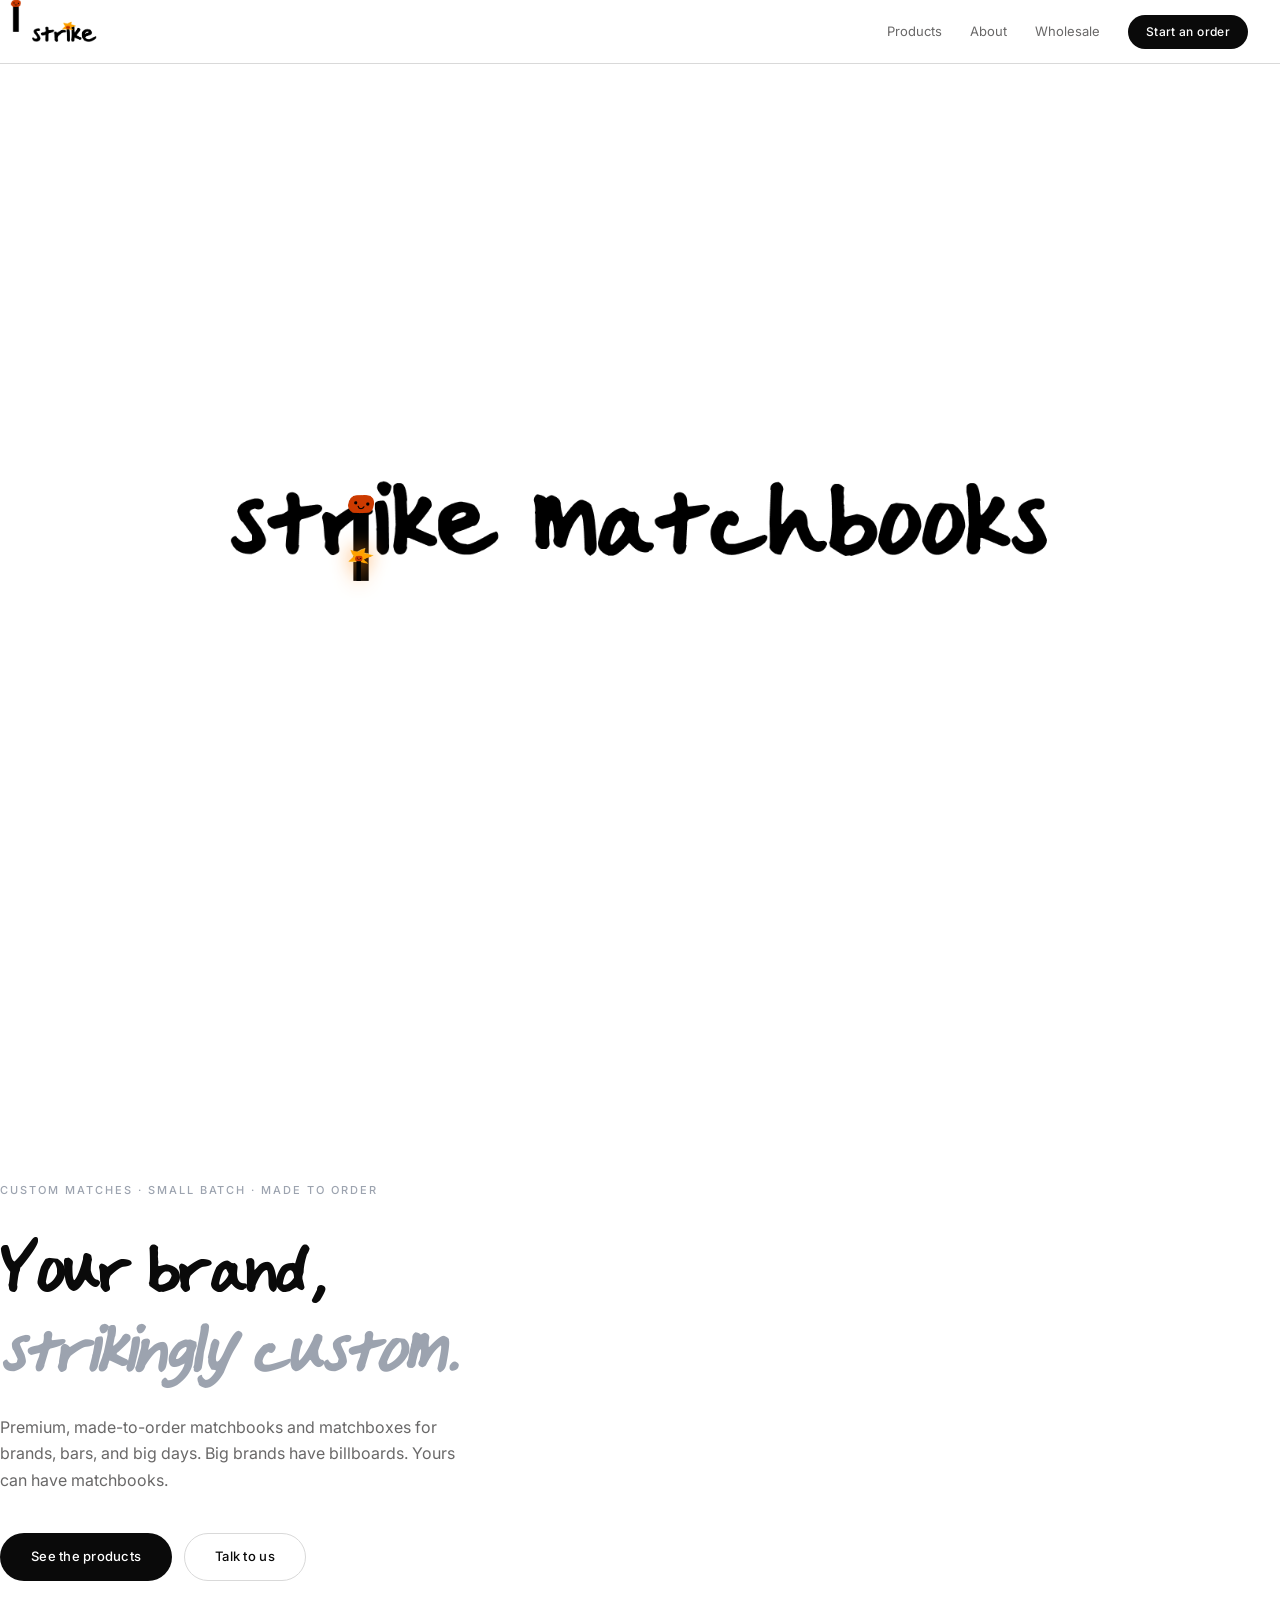
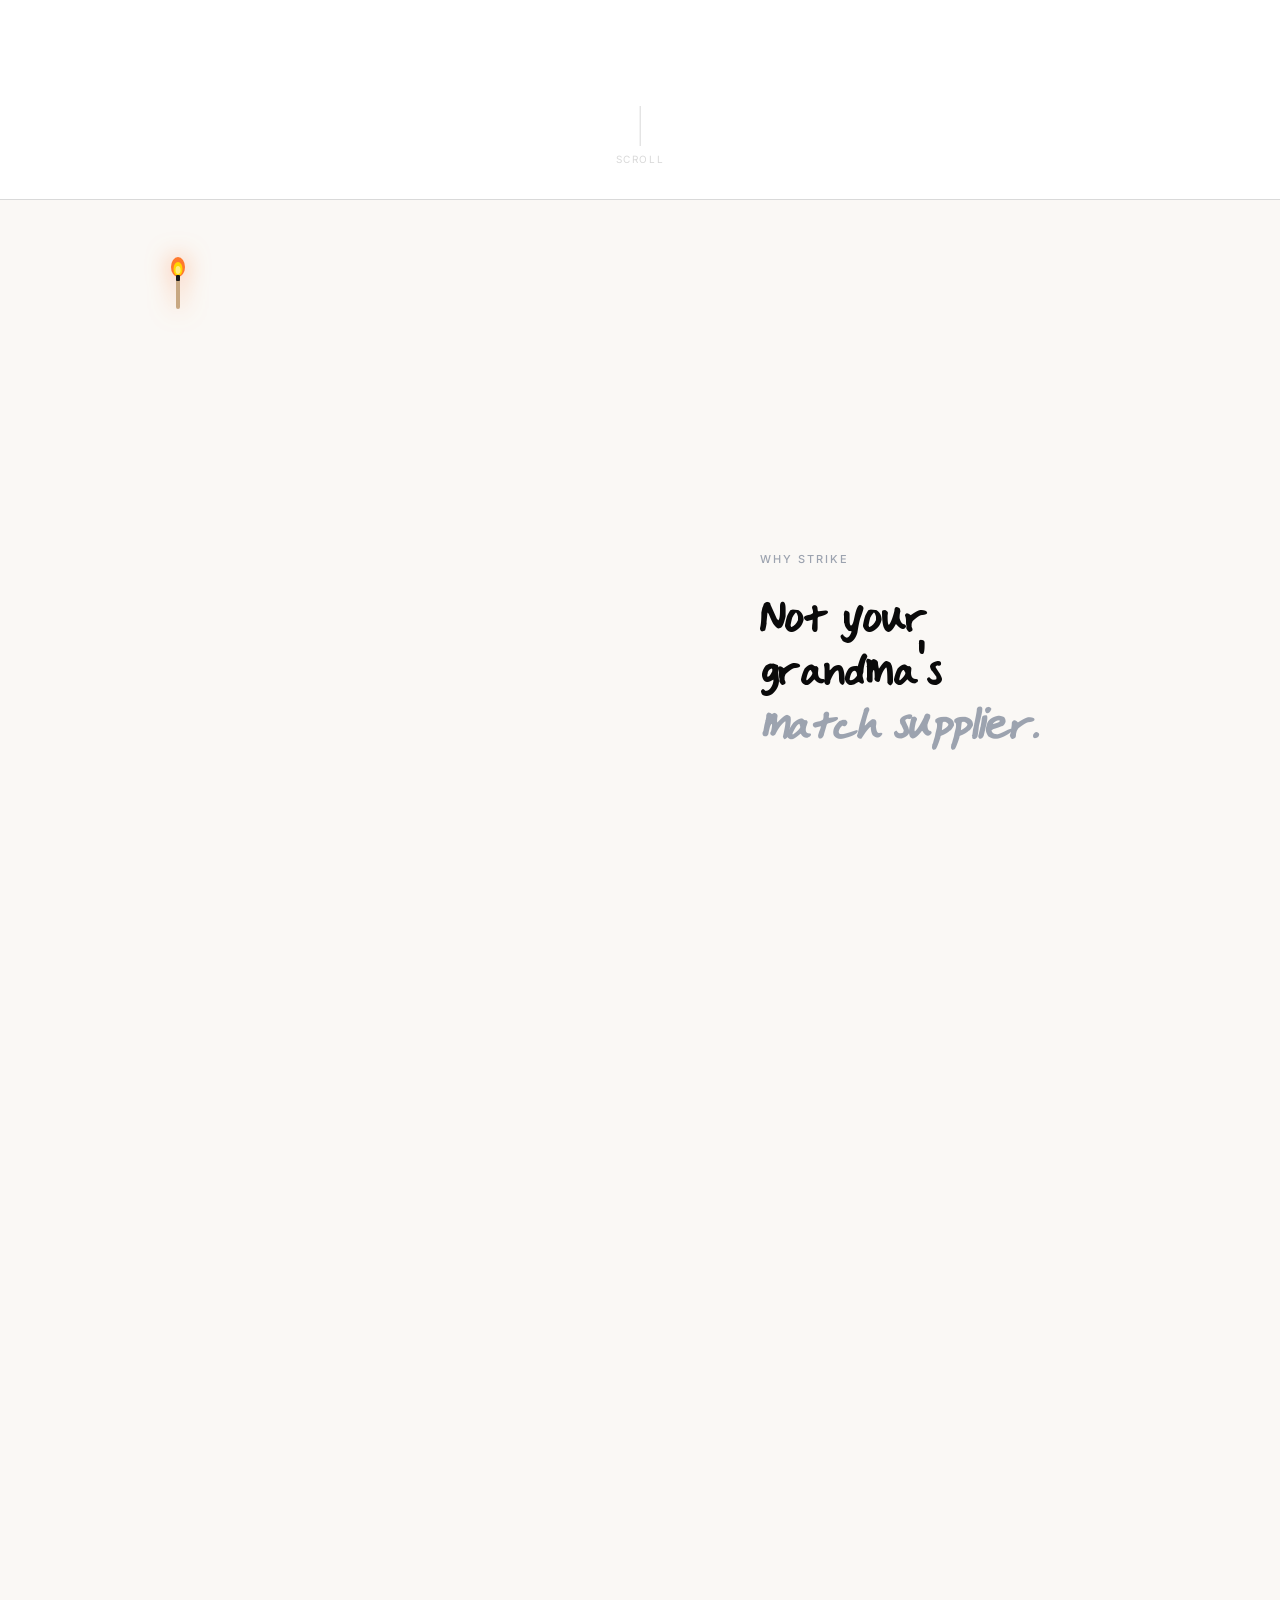
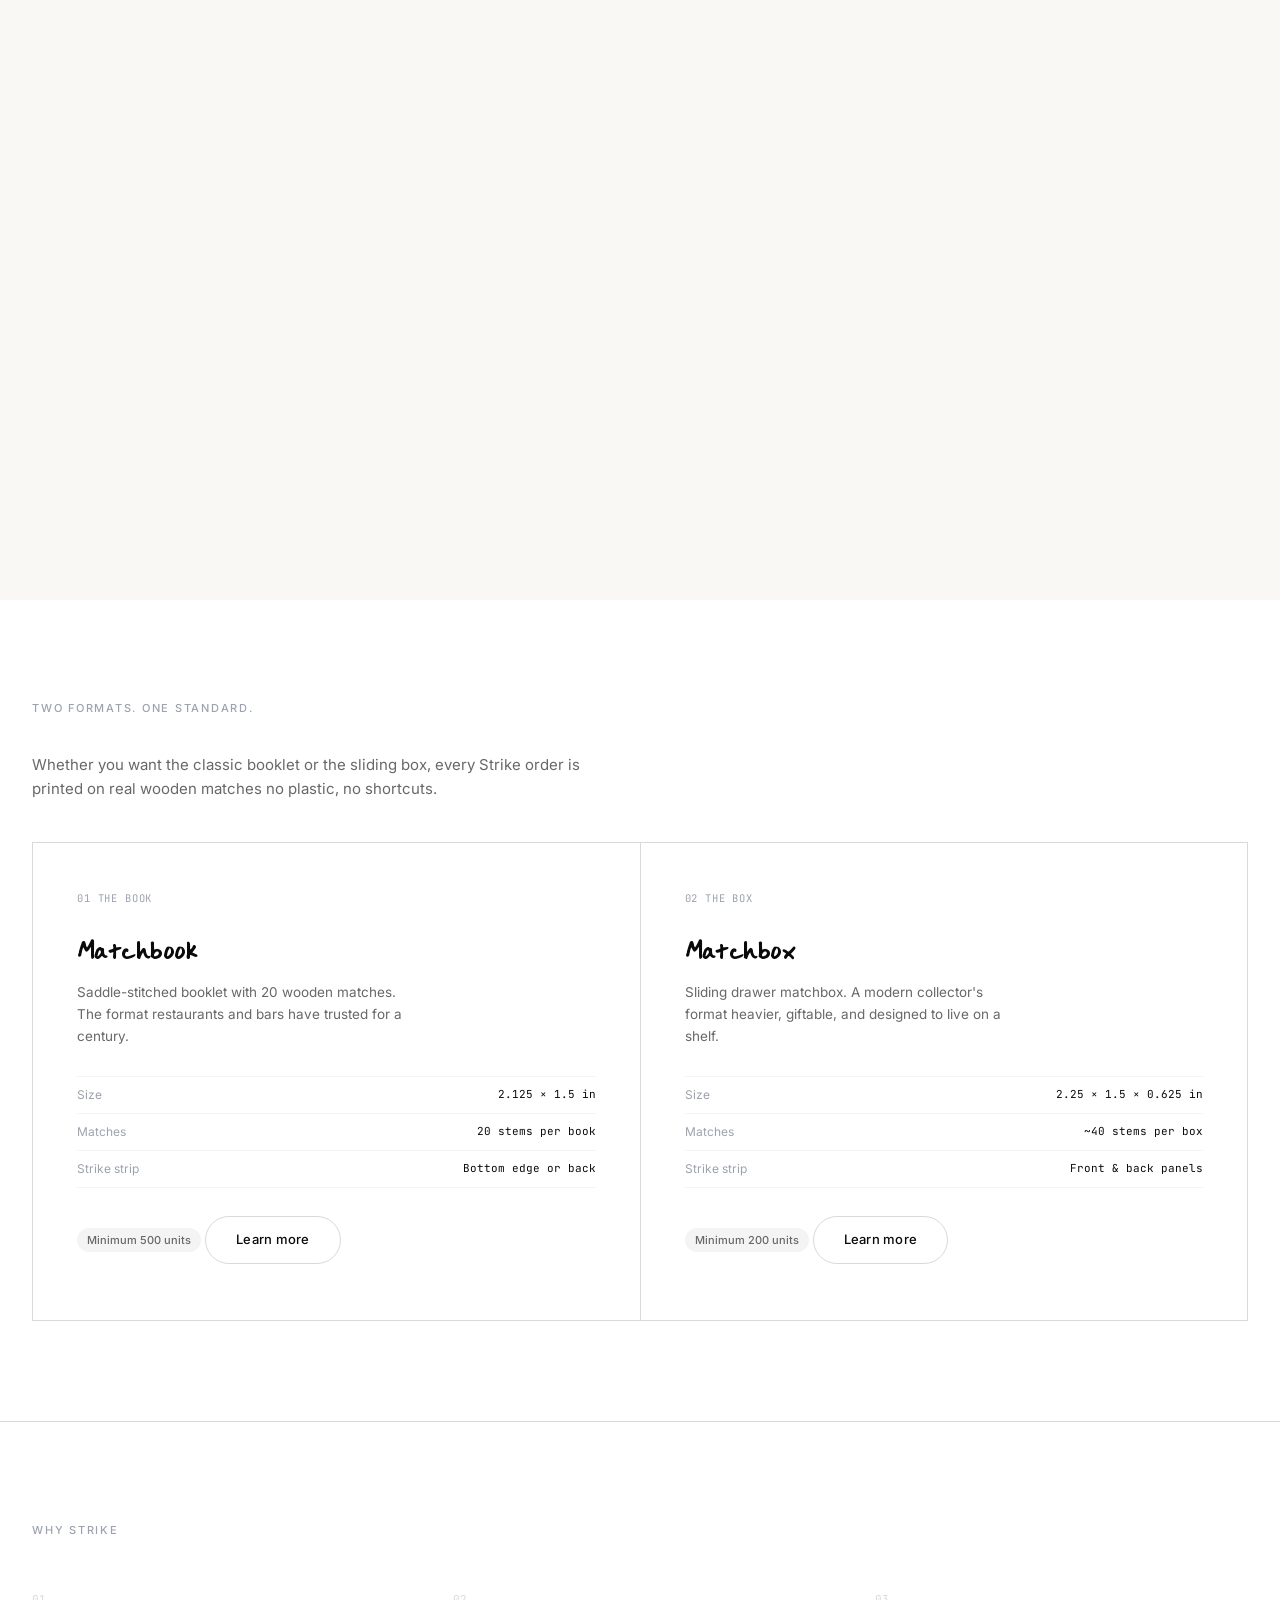
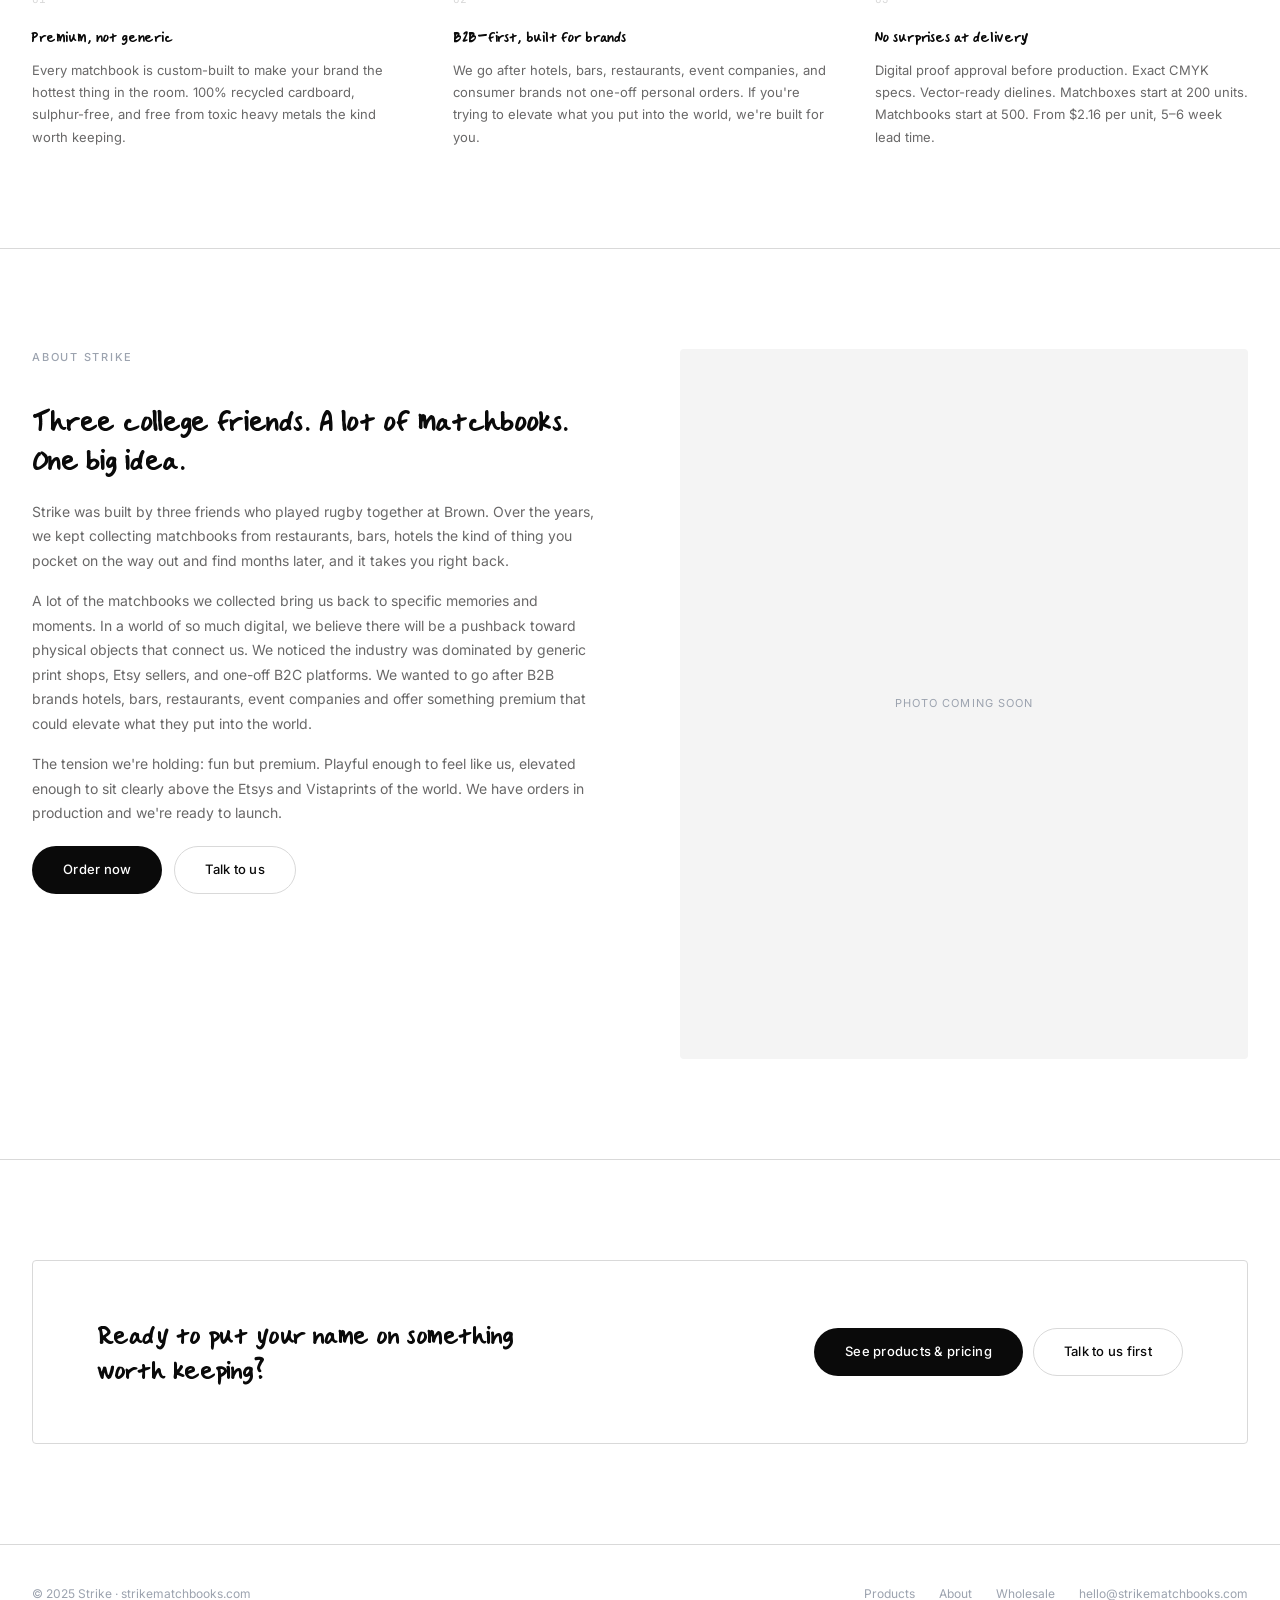
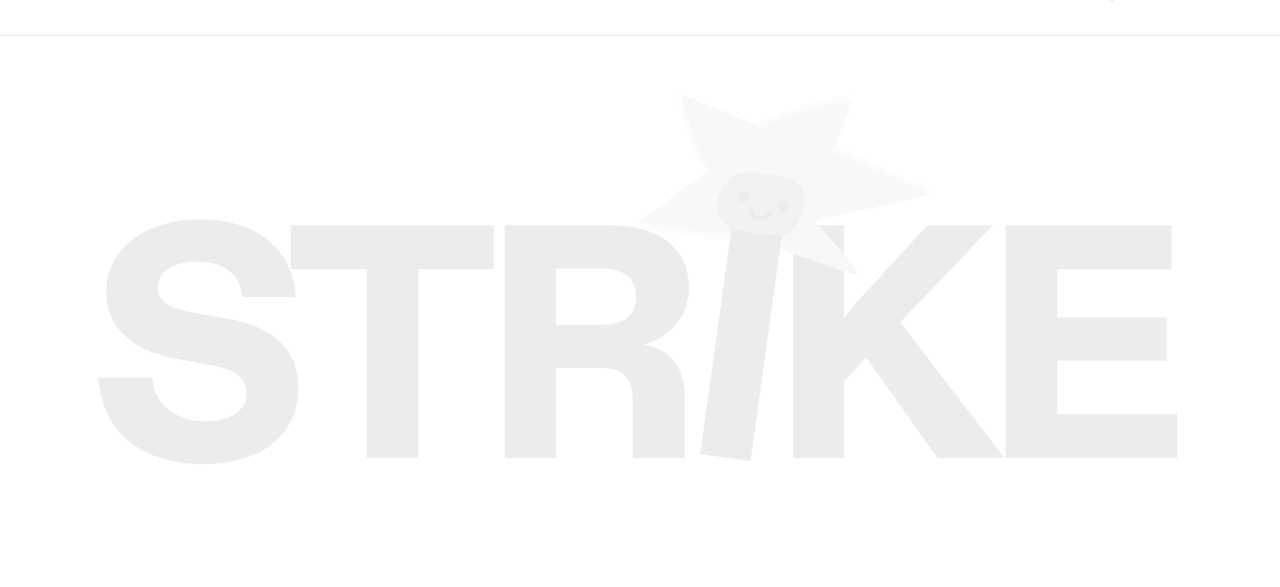
<file: index.html>
<!DOCTYPE html>
<html lang="en">
<head>
<meta charset="UTF-8">
<meta name="viewport" content="width=device-width, initial-scale=1.0">
<title>Strike Custom Matchbooks &amp; Matchboxes</title>
<link rel="stylesheet" href="css/design-system.css">
<style>
  body { padding-top: 64px; overflow-x: hidden; }

  /* INTRO SECTION */
  .intro-section {
    height: 100vh;
    display: flex; align-items: center; justify-content: center;
    background: #fff;
    overflow: hidden;
  }
  .intro-logo-wrap {
    position: relative;
    width: 78vw;
    max-width: 820px;
  }
  .intro-wordmark {
    width: 100%;
    display: block;
    user-select: none;
  }
  /* The `i` in "strike" sits at ~17% from left of the wordmark.
     Match images are portrait — we size by width (3vw) so they scale with the wordmark. */
  .intro-match,
  .intro-match-lit {
    position: absolute;
    left: 16%;
    bottom: 0;
    width: 3vw;
    max-width: 26px;
    height: auto;
    pointer-events: none;
    transform: translateX(-50%);
  }
  .intro-match-unlit {
    animation: matchhide 3s ease-in-out infinite;
  }
  .intro-match-lit {
    animation: matchshow 3s ease-in-out infinite;
    filter: drop-shadow(0 0 10px rgba(255,140,30,0.95));
  }
  @keyframes matchhide {
    0%, 50%  { opacity: 1; }
    60%, 90% { opacity: 0; }
    100%     { opacity: 1; }
  }
  @keyframes matchshow {
    0%, 50%  { opacity: 0; }
    60%, 90% { opacity: 1; }
    100%     { opacity: 0; }
  }
  @keyframes matchlight {
    0%, 55%   { opacity: 1; }
    65%, 90%  { opacity: 0; }
    100%      { opacity: 1; }
  }
  @keyframes matchglow {
    0%, 55%   { opacity: 0; }
    65%, 90%  { opacity: 1; filter: drop-shadow(0 0 24px rgba(255,140,30,0.95)); }
    100%      { opacity: 0; }
  }

  /* NAV */
  .nav-links { display: flex; align-items: center; gap: 28px; font-size: 13px; color: var(--gray-600); }
  .nav-links a { transition: color var(--ease); }
  .nav-links a:hover { color: var(--black); }
  .nav-cta { background: var(--black); color: #fff !important; padding: 8px 18px; border-radius: var(--radius-pill); font-size: 12px; font-weight: 500; letter-spacing: .03em; }
  .nav-cta:hover { background: var(--gray-800) !important; color: #fff !important; }

  /* HERO */
  .hero {
    min-height: calc(100vh - 64px);
    display: flex; flex-direction: column; justify-content: center;
    padding: 80px 0 80px;
    border-bottom: 1px solid var(--gray-300);
    position: relative; overflow: hidden;
  }
  .hero-label { font-size: 11px; font-weight: 500; letter-spacing: .18em; text-transform: uppercase; color: var(--gray-400); margin-bottom: 28px; }
  .hero h1 {
    font-size: clamp(40px, 6vw, 84px);
    font-weight: 500;
    line-height: 1.04;
    letter-spacing: -.03em;
    max-width: 820px;
    margin-bottom: 28px;
  }
  .hero h1 em { font-style: italic; color: var(--gray-400); }
  .hero-sub { font-size: 16px; color: var(--gray-600); max-width: 480px; line-height: 1.65; margin-bottom: 40px; }
  .hero-actions { display: flex; gap: 12px; flex-wrap: wrap; }
  .hero-scroll { position: absolute; bottom: 32px; left: 50%; transform: translateX(-50%); display: flex; flex-direction: column; align-items: center; gap: 6px; }
  .hero-scroll span { font-size: 10px; letter-spacing: .16em; text-transform: uppercase; color: var(--gray-300); }
  .hero-scroll-line { width: 1px; height: 40px; background: var(--gray-300); }

  /* PRODUCTS TEASER */
  .products-teaser { padding: 100px 0; border-bottom: 1px solid var(--gray-300); }
  .section-label { font-size: 11px; font-weight: 500; letter-spacing: .16em; text-transform: uppercase; color: var(--gray-400); margin-bottom: 36px; }
  .product-split { display: grid; grid-template-columns: 1fr 1fr; gap: 1px; background: var(--gray-300); border: 1px solid var(--gray-300); margin-top: 40px; }
  .product-panel { background: var(--white); padding: 48px 44px 44px; }
  .product-panel:hover { background: var(--gray-50); transition: background var(--ease); }
  .product-panel .tag { font-family: var(--font-mono); font-size: 10.5px; color: var(--gray-400); letter-spacing: .08em; text-transform: uppercase; margin-bottom: 22px; }
  .product-panel h2 { font-size: 28px; font-weight: 500; letter-spacing: -.02em; margin-bottom: 10px; }
  .product-panel .desc { font-size: 13.5px; color: var(--gray-600); line-height: 1.65; margin-bottom: 28px; max-width: 340px; }
  .product-spec-row { display: flex; justify-content: space-between; padding: 9px 0; border-top: 1px solid var(--gray-100); font-size: 12px; }
  .product-spec-row:last-of-type { border-bottom: 1px solid var(--gray-100); margin-bottom: 28px; }
  .product-spec-row .k { color: var(--gray-400); }
  .product-spec-row .v { font-family: var(--font-mono); font-size: 11px; color: var(--black); }
  .product-panel .moq-badge { display: inline-block; padding: 4px 10px; background: var(--gray-100); border-radius: var(--radius-pill); font-size: 11px; font-weight: 500; color: var(--gray-600); margin-bottom: 24px; }

  /* VALUES */
  .values { padding: 100px 0; border-bottom: 1px solid var(--gray-300); }
  .values-grid { display: grid; grid-template-columns: repeat(3, 1fr); gap: 48px; margin-top: 52px; }
  .value-item h3 { font-size: 16px; font-weight: 500; margin-bottom: 10px; }
  .value-item p { font-size: 13px; color: var(--gray-600); line-height: 1.7; }
  .value-num { font-family: var(--font-mono); font-size: 11px; color: var(--gray-300); margin-bottom: 18px; }

  /* ABOUT */
  .about { padding: 100px 0; border-bottom: 1px solid var(--gray-300); }
  .about-inner { display: grid; grid-template-columns: 1fr 1fr; gap: 80px; align-items: start; }
  .about-text h2 { font-size: 32px; font-weight: 500; letter-spacing: -.02em; line-height: 1.2; margin-bottom: 22px; }
  .about-text p { font-size: 14px; color: var(--gray-600); line-height: 1.75; margin-bottom: 16px; }
  .about-text p:last-child { margin-bottom: 0; }
  .about-image { aspect-ratio: 4/5; background: var(--gray-100); border-radius: var(--radius-sm); display: flex; align-items: center; justify-content: center; }
  .about-image span { font-size: 11px; color: var(--gray-400); letter-spacing: .1em; text-transform: uppercase; }

  /* CTA STRIP */
  .cta-strip { padding: 100px 0; }
  .cta-inner { border: 1px solid var(--gray-300); border-radius: var(--radius-sm); padding: 56px 64px; display: flex; align-items: center; justify-content: space-between; gap: 40px; }
  .cta-inner h2 { font-size: 28px; font-weight: 500; letter-spacing: -.02em; max-width: 480px; line-height: 1.25; }
  .cta-inner .cta-btns { display: flex; gap: 10px; flex-shrink: 0; }

  /* FOOTER */
  footer { border-top: 1px solid var(--gray-300); padding: 40px 0; }
  .footer-inner { display: flex; justify-content: space-between; align-items: center; font-size: 12px; color: var(--gray-400); }
  .footer-links { display: flex; gap: 24px; }
  .footer-links a:hover { color: var(--black); }

  /* MATCH DRIP */
  .match-drip-section {
    background: #faf8f5;
    overflow: hidden;
  }
  .match-drip-inner {
    height: 400vh;
    position: relative;
  }
  .match-drip-sticky {
    position: sticky;
    top: 0;
    height: 100vh;
    display: flex;
    align-items: center;
    justify-content: center;
    gap: 80px;
    padding: 0 48px;
    overflow: hidden;
  }
  .match-drip-headline {
    flex: 0 0 360px;
    max-width: 360px;
  }
  .drip-eyebrow {
    font-size: 11px;
    font-weight: 500;
    letter-spacing: .18em;
    text-transform: uppercase;
    color: var(--gray-400);
    margin-bottom: 20px;
  }
  .match-drip-headline h2 {
    font-size: clamp(36px, 4vw, 60px);
    font-weight: 500;
    letter-spacing: -.03em;
    line-height: 1.05;
  }
  .match-drip-headline h2 em {
    font-style: italic;
    color: var(--gray-400);
  }
  .match-drip-track {
    position: relative;
    width: 520px;
    flex-shrink: 0;
    display: flex;
    flex-direction: column;
    align-items: flex-start;
    padding-left: 56px;
  }
  .match-drip-line {
    position: absolute;
    left: 17px;
    top: 0;
    width: 3px;
    height: 0%;
    background: linear-gradient(to bottom, #FF6B1A, #FFD700 40%, #1a1a1a);
    border-radius: 2px;
    transition: height 0.05s linear;
  }
  .match-flame {
    position: absolute;
    left: 0px;
    top: 0;
    transform: translateY(-8px);
    transition: top 0.05s linear;
    filter: drop-shadow(0 0 12px rgba(255,107,26,0.6));
    z-index: 10;
  }
  .drip-points {
    width: 100%;
    display: flex;
    flex-direction: column;
    gap: 0;
  }
  .drip-point {
    display: flex;
    align-items: flex-start;
    gap: 28px;
    padding: 28px 0;
    opacity: 0;
    transform: translateX(16px);
    transition: opacity 0.5s ease, transform 0.5s ease;
    border-bottom: 1px solid var(--gray-200);
    position: relative;
  }
  .drip-point:first-child { border-top: 1px solid var(--gray-200); }
  .drip-point.lit {
    opacity: 1;
    transform: translateX(0);
  }
  .drip-dot {
    width: 10px;
    height: 10px;
    border-radius: 50%;
    background: var(--gray-200);
    flex-shrink: 0;
    margin-top: 6px;
    transition: background 0.3s ease, box-shadow 0.3s ease;
    position: absolute;
    left: -45px;
    top: 34px;
  }
  .drip-point.lit .drip-dot {
    background: #FF6B1A;
    box-shadow: 0 0 8px rgba(255,107,26,0.5);
  }
  .drip-num {
    font-family: var(--font-mono);
    font-size: 10px;
    color: var(--gray-300);
    letter-spacing: .1em;
    display: block;
    margin-bottom: 6px;
  }
  .drip-content h3 {
    font-size: 18px;
    font-weight: 500;
    letter-spacing: -.01em;
    margin-bottom: 6px;
  }
  .drip-content p {
    font-size: 13px;
    color: var(--gray-600);
    line-height: 1.65;
    max-width: 360px;
  }

  /* RESPONSIVE */
  @media (max-width: 860px) {
    .product-split { grid-template-columns: 1fr; }
    .values-grid { grid-template-columns: 1fr; gap: 36px; }
    .about-inner { grid-template-columns: 1fr; gap: 40px; }
    .about-image { display: none; }
    .cta-inner { flex-direction: column; padding: 40px 32px; }
    .nav-links .nav-cta { display: none; }
    .hero { min-height: 80vh; }
  }
  @media (max-width: 640px) {
    .hero h1 { font-size: 36px; }
    .cta-inner h2 { font-size: 22px; }
    .product-panel { padding: 32px 24px; }
    .footer-inner { flex-direction: column; gap: 12px; text-align: center; }
  }
</style>
</head>
<body class="intro-active">

<!-- INTRO SECTION -->
<section class="intro-section">
  <div class="intro-logo-wrap">
    <img class="intro-wordmark" src="img/logo-wordmark.png" alt="Strike Matchbooks">
    <img class="intro-match intro-match-unlit" src="img/match-unlit.png" alt="">
    <img class="intro-match-lit" src="img/match-lit.png" alt="">
  </div>
</section>

<nav class="nav">
  <a class="wordmark" href="index.html" style="padding:0"><img src="img/logo-strike.png" alt="Strike" style="height:32px;display:block;width:auto;"></a>
  <div class="nav-links">
    <a href="products.html">Products</a>
    <a href="about.html">About</a>
    <a href="wholesale.html">Wholesale</a>
    <a href="products.html#order" class="nav-cta">Start an order</a>
  </div>
</nav>

<!-- HERO -->
<header class="hero container">
  <div class="hero-label">Custom matches · Small batch · Made to order</div>
  <h1>Your brand,<br><em>strikingly custom.</em></h1>
  <p class="hero-sub">Premium, made-to-order matchbooks and matchboxes for brands, bars, and big days. Big brands have billboards. Yours can have matchbooks.</p>
  <div class="hero-actions">
    <a href="products.html" class="btn btn-primary">See the products</a>
    <a href="wholesale.html" class="btn btn-secondary">Talk to us</a>
  </div>
  <div class="hero-scroll">
    <div class="hero-scroll-line"></div>
    <span>Scroll</span>
  </div>
</header>

<!-- MATCH DRIP SECTION -->
<section class="match-drip-section">
  <div class="match-drip-inner">
    <div class="match-drip-sticky">
      <div class="match-drip-track">
        <div class="match-drip-line" id="drip-line"></div>
        <div class="match-flame" id="match-flame">
          <svg width="36" height="56" viewBox="0 0 36 56" fill="none" xmlns="http://www.w3.org/2000/svg">
            <!-- flame -->
            <ellipse cx="18" cy="10" rx="7" ry="10" fill="#FF6B1A" opacity="0.9"/>
            <ellipse cx="18" cy="12" rx="4.5" ry="7" fill="#FFD700"/>
            <ellipse cx="18" cy="13" rx="2.5" ry="4" fill="#fff" opacity="0.5"/>
            <!-- stick -->
            <rect x="16" y="18" width="4" height="34" rx="2" fill="#C8A882"/>
            <rect x="16" y="18" width="4" height="6" rx="1" fill="#1a1a1a"/>
          </svg>
        </div>
        <div class="drip-points" id="drip-points">
          <div class="drip-point" data-index="0">
            <div class="drip-dot"></div>
            <div class="drip-content">
              <span class="drip-num">01</span>
              <h3>Real wood matches, not plastic</h3>
              <p>Every Strike order uses genuine wooden matchsticks. No cheap plastic novelties, no shortcuts.</p>
            </div>
          </div>
          <div class="drip-point" data-index="1">
            <div class="drip-dot"></div>
            <div class="drip-content">
              <span class="drip-num">02</span>
              <h3>Premium print, not generic</h3>
              <p>Full custom CMYK printing with digital proof approval before a single match is made. Exact specs every time.</p>
            </div>
          </div>
          <div class="drip-point" data-index="2">
            <div class="drip-dot"></div>
            <div class="drip-content">
              <span class="drip-num">03</span>
              <h3>B2B-first. Built for brands.</h3>
              <p>Designed for hotels, bars, restaurants, and events — not one-off Etsy orders. Minimum 200 units per run.</p>
            </div>
          </div>
          <div class="drip-point" data-index="3">
            <div class="drip-dot"></div>
            <div class="drip-content">
              <span class="drip-num">04</span>
              <h3>No surprises at delivery</h3>
              <p>Vector-ready dielines, exact lead times, and pricing from $2.16/unit. 5–6 week turnaround, guaranteed.</p>
            </div>
          </div>
          <div class="drip-point" data-index="4">
            <div class="drip-dot"></div>
            <div class="drip-content">
              <span class="drip-num">05</span>
              <h3>Something worth keeping</h3>
              <p>Objects people pocket and find months later. That's the whole point. In a digital world, make something physical.</p>
            </div>
          </div>
        </div>
      </div>
      <div class="match-drip-headline">
        <div class="drip-eyebrow">Why Strike</div>
        <h2>Not your grandma's<br><em>match supplier.</em></h2>
      </div>
    </div>
  </div>
</section>

<!-- PRODUCTS TEASER -->
<section class="products-teaser">
  <div class="container">
    <div class="section-label">Two formats. One standard.</div>
    <p style="font-size:15px;color:var(--gray-600);max-width:560px;line-height:1.65;">Whether you want the classic booklet or the sliding box, every Strike order is printed on real wooden matches no plastic, no shortcuts.</p>

    <div class="product-split">
      <!-- BOOK -->
      <div class="product-panel">
        <div class="tag">01 The Book</div>
        <h2>Matchbook</h2>
        <p class="desc">Saddle-stitched booklet with 20 wooden matches. The format restaurants and bars have trusted for a century.</p>
        <div class="product-spec-row"><span class="k">Size</span><span class="v">2.125 × 1.5 in</span></div>
        <div class="product-spec-row"><span class="k">Matches</span><span class="v">20 stems per book</span></div>
        <div class="product-spec-row"><span class="k">Strike strip</span><span class="v">Bottom edge or back</span></div>
        <span class="moq-badge">Minimum 500 units</span>
        <a href="products.html#matchbook" class="btn btn-secondary">Learn more</a>
      </div>

      <!-- BOX -->
      <div class="product-panel">
        <div class="tag">02 The Box</div>
        <h2>Matchbox</h2>
        <p class="desc">Sliding drawer matchbox. A modern collector's format heavier, giftable, and designed to live on a shelf.</p>
        <div class="product-spec-row"><span class="k">Size</span><span class="v">2.25 × 1.5 × 0.625 in</span></div>
        <div class="product-spec-row"><span class="k">Matches</span><span class="v">~40 stems per box</span></div>
        <div class="product-spec-row"><span class="k">Strike strip</span><span class="v">Front &amp; back panels</span></div>
        <span class="moq-badge">Minimum 200 units</span>
        <a href="products.html#matchbox" class="btn btn-secondary">Learn more</a>
      </div>
    </div>
  </div>
</section>

<!-- VALUES -->
<section class="values">
  <div class="container">
    <div class="section-label">Why Strike</div>
    <div class="values-grid">
      <div class="value-item">
        <div class="value-num">01</div>
        <h3>Premium, not generic</h3>
        <p>Every matchbook is custom-built to make your brand the hottest thing in the room. 100% recycled cardboard, sulphur-free, and free from toxic heavy metals the kind worth keeping.</p>
      </div>
      <div class="value-item">
        <div class="value-num">02</div>
        <h3>B2B-first, built for brands</h3>
        <p>We go after hotels, bars, restaurants, event companies, and consumer brands not one-off personal orders. If you're trying to elevate what you put into the world, we're built for you.</p>
      </div>
      <div class="value-item">
        <div class="value-num">03</div>
        <h3>No surprises at delivery</h3>
        <p>Digital proof approval before production. Exact CMYK specs. Vector-ready dielines. Matchboxes start at 200 units. Matchbooks start at 500. From $2.16 per unit, 5–6 week lead time.</p>
      </div>
    </div>
  </div>
</section>

<!-- ABOUT -->
<section class="about">
  <div class="container">
    <div class="about-inner">
      <div class="about-text">
        <div class="section-label">About Strike</div>
        <h2>Three college friends. A lot of matchbooks. One big idea.</h2>
        <p>Strike was built by three friends who played rugby together at Brown. Over the years, we kept collecting matchbooks from restaurants, bars, hotels the kind of thing you pocket on the way out and find months later, and it takes you right back.</p>
        <p>A lot of the matchbooks we collected bring us back to specific memories and moments. In a world of so much digital, we believe there will be a pushback toward physical objects that connect us. We noticed the industry was dominated by generic print shops, Etsy sellers, and one-off B2C platforms. We wanted to go after B2B brands hotels, bars, restaurants, event companies and offer something premium that could elevate what they put into the world.</p>
        <p>The tension we're holding: fun but premium. Playful enough to feel like us, elevated enough to sit clearly above the Etsys and Vistaprints of the world. We have orders in production and we're ready to launch.</p>
        <div style="display:flex;gap:12px;margin-top:20px;flex-wrap:wrap;">
          <a href="products.html#order" class="btn btn-primary">Order now</a>
          <a href="wholesale.html" class="btn btn-secondary">Talk to us</a>
        </div>
      </div>
      <div class="about-image">
        <span>Photo coming soon</span>
      </div>
    </div>
  </div>
</section>

<!-- CTA STRIP -->
<section class="cta-strip">
  <div class="container">
    <div class="cta-inner">
      <h2>Ready to put your name on something worth keeping?</h2>
      <div class="cta-btns">
        <a href="products.html" class="btn btn-primary">See products &amp; pricing</a>
        <a href="wholesale.html" class="btn btn-secondary">Talk to us first</a>
      </div>
    </div>
  </div>
</section>

<!-- FOOTER -->
<footer>
  <div class="container footer-inner">
    <span>© 2025 Strike · strikematchbooks.com</span>
    <div class="footer-links">
      <a href="products.html">Products</a>
      <a href="about.html">About</a>
    <a href="wholesale.html">Wholesale</a>
      <a href="mailto:hello@strikematchbooks.com">hello@strikematchbooks.com</a>
    </div>
  </div>
  <div style="overflow:hidden;padding:32px 0 0;border-top:1px solid var(--gray-200);margin-top:32px;">
    <div class="footer-logo-stamp" style="position:relative;width:90%;max-width:1100px;margin:0 auto;">
      <img src="img/logo.webp" alt="Strike" style="display:block;width:100%;opacity:0.07;filter:grayscale(1);">
      <img src="img/logo.webp" aria-hidden="true" class="footer-logo-lit" style="position:absolute;top:0;left:0;width:100%;opacity:0;transition:opacity .35s ease;clip-path:inset(-40% 38% -5% 50%);">
    </div>
  </div>
  <style>
    .footer-logo-stamp:hover .footer-logo-lit { opacity: 1; }
  </style>
</footer>

<script src="js/cursor.js"></script>
<script>
  // Match drip scroll animation
  (function() {
    const section = document.querySelector('.match-drip-inner');
    const line = document.getElementById('drip-line');
    const flame = document.getElementById('match-flame');
    const points = document.querySelectorAll('.drip-point');
    if (!section || !line || !flame) return;

    const trackEl = document.querySelector('.match-drip-track');

    function update() {
      const rect = section.getBoundingClientRect();
      const totalScroll = section.offsetHeight - window.innerHeight;
      const scrolled = Math.max(0, -rect.top);
      const progress = Math.min(1, scrolled / totalScroll);

      // Track height for flame position
      const trackRect = trackEl.getBoundingClientRect();
      const trackHeight = trackEl.offsetHeight;
      const lineHeight = progress * trackHeight;

      line.style.height = lineHeight + 'px';
      flame.style.top = Math.max(0, lineHeight - 28) + 'px';

      // Reveal points based on progress
      const numPoints = points.length;
      points.forEach((pt, i) => {
        const threshold = (i + 0.5) / numPoints;
        if (progress >= threshold) {
          pt.classList.add('lit');
        } else {
          pt.classList.remove('lit');
        }
      });
    }

    window.addEventListener('scroll', update, { passive: true });
    update();
  })();
</script>
</body>
</html>
</file>
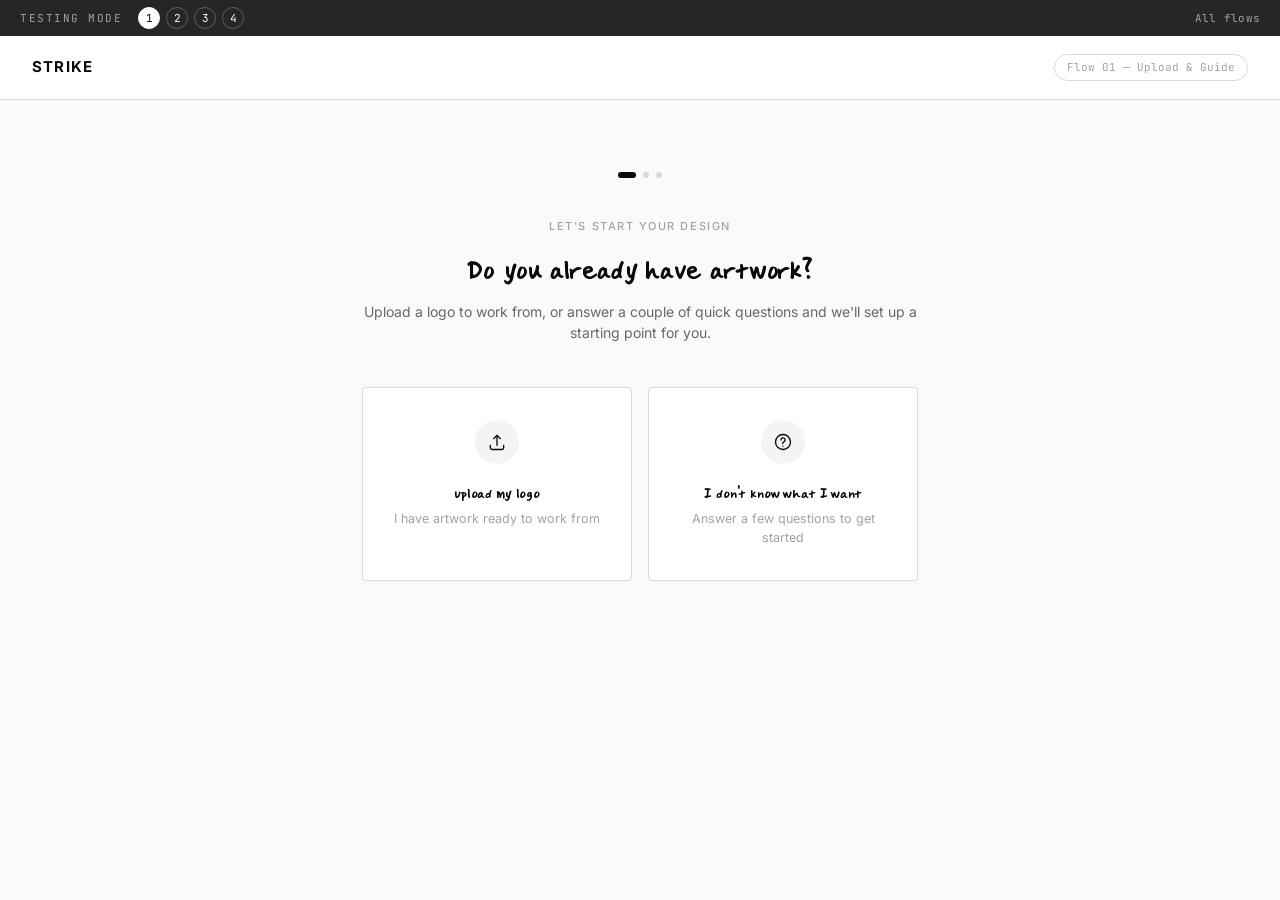
<file: mode-1/index.html>
<!DOCTYPE html>
<html lang="en">
<head>
<meta charset="UTF-8">
<meta name="viewport" content="width=device-width, initial-scale=1.0">
<title>Mode 1 — Upload &amp; Guide — Strike</title>
<link rel="stylesheet" href="../css/design-system.css">
<style>
  body { padding-top: 64px; background: var(--gray-50); min-height: 100vh; }
  .nav .tag { font-family: var(--font-mono); font-size: 11px; color: var(--gray-400); border: 1px solid var(--gray-300); border-radius: var(--radius-pill); padding: 4px 12px; }

  .stage { max-width: 620px; margin: 0 auto; padding: 72px 32px 100px; }
  .stage-head { text-align: center; margin-bottom: 44px; }
  .stage-head .eyebrow { justify-content: center; display: block; margin-bottom: 14px; }
  .stage-head h1 { font-size: 28px; font-weight: 500; margin-bottom: 10px; }
  .stage-head p { font-size: 14px; color: var(--gray-600); }

  .step-dots { justify-content: center; margin-bottom: 40px; }

  .screen { display: none; }
  .screen.active { display: block; animation: rise .35s ease; }
  @keyframes rise { from { opacity:0; transform:translateY(8px); } to { opacity:1; transform:translateY(0); } }

  /* ENTRY */
  .entry-grid { display: grid; grid-template-columns: 1fr 1fr; gap: 16px; }
  .entry-card { border: 1px solid var(--gray-300); border-radius: var(--radius-sm); padding: 32px 24px; background: var(--white); text-align: center; cursor: pointer; transition: all var(--ease); }
  .entry-card:hover { border-color: var(--black); }
  .entry-card .icon { width: 44px; height: 44px; margin: 0 auto 18px; display:flex; align-items:center; justify-content:center; border-radius: 50%; background: var(--gray-100); }
  .entry-card .icon svg { width: 20px; height: 20px; stroke: var(--black); }
  .entry-card h4 { font-size: 15px; font-weight: 500; margin-bottom: 6px; }
  .entry-card p { font-size: 12.5px; color: var(--gray-400); line-height: 1.5; }

  /* UPLOAD */
  .dropzone { border: 1.5px dashed var(--gray-300); border-radius: var(--radius-sm); padding: 56px 24px; text-align: center; background: var(--white); cursor: pointer; transition: all var(--ease); }
  .dropzone:hover, .dropzone.drag { border-color: var(--black); background: var(--gray-50); }
  .dropzone svg { width: 30px; height: 30px; stroke: var(--gray-400); margin-bottom: 16px; }
  .dropzone h4 { font-size: 14px; font-weight: 500; margin-bottom: 6px; }
  .dropzone p { font-size: 12.5px; color: var(--gray-400); }
  .dropzone input { display: none; }
  .file-preview { display: none; align-items: center; gap: 14px; border: 1px solid var(--gray-300); border-radius: var(--radius-sm); padding: 16px 20px; background: var(--white); margin-top: 16px; }
  .file-preview.active { display: flex; }
  .file-preview .thumb { width: 44px; height: 44px; border-radius: var(--radius-sm); background: var(--gray-100); flex-shrink:0; object-fit: cover; }
  .file-preview .meta { flex: 1; min-width:0; }
  .file-preview .meta .name { font-size: 13px; font-weight: 500; overflow:hidden; text-overflow:ellipsis; white-space:nowrap; }
  .file-preview .meta .size { font-size: 11px; color: var(--gray-400); font-family: var(--font-mono); }
  .file-preview .remove { font-size: 12px; color: var(--gray-400); cursor: pointer; background:none; border:none; font-family: var(--font); }
  .file-preview .remove:hover { color: var(--black); }

  /* QUESTIONS */
  .option-grid { display: grid; grid-template-columns: repeat(3, 1fr); gap: 12px; }
  .option-grid.two { grid-template-columns: 1fr 1fr; }
  .option-card .swatch-preview { width: 100%; height: 54px; border-radius: var(--radius-sm); margin-bottom: 14px; }

  .actions-row { display: flex; justify-content: space-between; align-items: center; margin-top: 36px; }
  .actions-row .btn-ghost { padding: 0 14px; }

  /* HANDOFF */
  .handoff { text-align: center; padding: 40px 0; }
  .handoff .spinner { width: 34px; height: 34px; border-radius: 50%; border: 2px solid var(--gray-200); border-top-color: var(--black); margin: 0 auto 22px; animation: spin 0.8s linear infinite; }
  @keyframes spin { to { transform: rotate(360deg); } }
</style>
</head>
<body>

<nav class="nav">
  <a class="wordmark" href="../index.html">STRIKE</a>
  <div class="nav-right"><span class="tag">Flow 01 — Upload &amp; Guide</span></div>
</nav>

<div class="stage">

  <div class="step-dots" id="dots">
    <span class="dot active" data-dot="entry"></span>
    <span class="dot" data-dot="q1"></span>
    <span class="dot" data-dot="q2"></span>
  </div>

  <!-- ENTRY -->
  <div class="screen active" id="screen-entry">
    <div class="stage-head">
      <span class="eyebrow">Let's start your design</span>
      <h1>Do you already have artwork?</h1>
      <p>Upload a logo to work from, or answer a couple of quick questions and we'll set up a starting point for you.</p>
    </div>
    <div class="entry-grid">
      <div class="entry-card" onclick="goTo('upload')">
        <div class="icon"><svg viewBox="0 0 24 24" fill="none" stroke-width="1.6" stroke-linecap="round" stroke-linejoin="round"><path d="M12 16V4M12 4l-4 4M12 4l4 4"/><path d="M4 16v3a2 2 0 0 0 2 2h12a2 2 0 0 0 2-2v-3"/></svg></div>
        <h4>Upload my logo</h4>
        <p>I have artwork ready to work from</p>
      </div>
      <div class="entry-card" onclick="goTo('q1')">
        <div class="icon"><svg viewBox="0 0 24 24" fill="none" stroke-width="1.6" stroke-linecap="round" stroke-linejoin="round"><circle cx="12" cy="12" r="9"/><path d="M9.5 9.5a2.5 2.5 0 1 1 3.5 2.3c-.9.4-1.5 1-1.5 2.2"/><path d="M12 17h.01"/></svg></div>
        <h4>I don't know what I want</h4>
        <p>Answer a few questions to get started</p>
      </div>
    </div>
  </div>

  <!-- UPLOAD -->
  <div class="screen" id="screen-upload">
    <div class="stage-head">
      <span class="eyebrow">Upload artwork</span>
      <h1>Add your logo</h1>
      <p>PNG, SVG, or PDF — we'll place it on your matchbook in the builder.</p>
    </div>
    <label class="dropzone" id="dropzone">
      <svg viewBox="0 0 24 24" fill="none" stroke-width="1.6" stroke-linecap="round" stroke-linejoin="round"><path d="M12 16V4M12 4l-4 4M12 4l4 4"/><path d="M4 16v3a2 2 0 0 0 2 2h12a2 2 0 0 0 2-2v-3"/></svg>
      <h4>Drag a file here, or click to browse</h4>
      <p>Up to 10MB</p>
      <input type="file" id="fileInput" accept="image/*,.pdf,.svg" onchange="handleFile(this.files[0])">
    </label>
    <div class="file-preview" id="filePreview">
      <img class="thumb" id="fileThumb" alt="">
      <div class="meta">
        <div class="name" id="fileName"></div>
        <div class="size" id="fileSize"></div>
      </div>
      <button class="remove" onclick="clearFile(event)">Remove</button>
    </div>
    <div class="actions-row">
      <button class="btn btn-ghost" onclick="goTo('entry')">Back</button>
      <button class="btn btn-primary" id="uploadContinue" disabled onclick="finishToBuilder({fromUpload:true})">Add a file to continue</button>
    </div>
  </div>

  <!-- Q1: FORMAT -->
  <div class="screen" id="screen-q1">
    <div class="stage-head">
      <span class="eyebrow">Question 1 of 2</span>
      <h1>Where will these live?</h1>
      <p>This helps us suggest the right format.</p>
    </div>
    <div class="option-grid">
      <div class="option-card" data-val="classic" onclick="pickQ1('classic',this)">
        <h4>On every table</h4>
        <p>Classic booklet, low profile</p>
      </div>
      <div class="option-card" data-val="premium" onclick="pickQ1('premium',this)">
        <h4>At the host stand</h4>
        <p>Premium tall format</p>
      </div>
      <div class="option-card" data-val="matchbox" onclick="pickQ1('matchbox',this)">
        <h4>As a takeaway gift</h4>
        <p>Sliding matchbox</p>
      </div>
    </div>
    <div class="custom-row" id="q1CustomRow" onclick="toggleQ1Custom()">
      <span class="custom-row-icon">+</span>
      <div class="custom-row-text">
        <h4>Something else</h4>
        <p>Tell us in your own words</p>
      </div>
    </div>
    <div class="custom-input-wrap" id="q1CustomWrap">
      <input type="text" id="q1CustomText" maxlength="80" placeholder="e.g. On a gift shelf at checkout" oninput="onQ1CustomInput()">
    </div>
    <div class="actions-row">
      <button class="btn btn-ghost" onclick="goTo('entry')">Back</button>
      <button class="btn btn-primary" id="q1Continue" disabled onclick="goTo('q2')">Select an option to continue</button>
    </div>
  </div>

  <!-- Q2: MOOD -->
  <div class="screen" id="screen-q2">
    <div class="stage-head">
      <span class="eyebrow">Question 2 of 2</span>
      <h1>Pick your palette</h1>
      <p>Pick the mood that's closest to your space — you can fine-tune the exact color in the builder.</p>
    </div>
    <div class="option-grid two">
      <div class="option-card" data-cover="#1a1a1a" data-finish="matte" onclick="pickQ2('#1a1a1a','matte',this)">
        <div class="swatch-preview" style="background:#1a1a1a"></div>
        <h4>Midnight</h4>
        <p>Dark, moody, matte</p>
      </div>
      <div class="option-card" data-cover="#c8b8a2" data-finish="matte" onclick="pickQ2('#c8b8a2','matte',this)">
        <div class="swatch-preview" style="background:#c8b8a2"></div>
        <h4>Warm Neutral</h4>
        <p>Earthy, inviting, matte</p>
      </div>
      <div class="option-card" data-cover="#ffffff" data-finish="soft" onclick="pickQ2('#ffffff','soft',this)">
        <div class="swatch-preview" style="background:#ffffff;border:1px solid var(--gray-300)"></div>
        <h4>Ivory Minimal</h4>
        <p>Clean, quiet, soft-touch</p>
      </div>
      <div class="option-card" data-cover="#8b2635" data-finish="gloss" onclick="pickQ2('#8b2635','gloss',this)">
        <div class="swatch-preview" style="background:#8b2635"></div>
        <h4>Bold Color</h4>
        <p>Confident, vivid, gloss</p>
      </div>
    </div>
    <div class="custom-row" id="q2CustomRow" onclick="document.getElementById('q2ColorPicker').click()">
      <span class="custom-row-swatch" id="q2CustomSwatch"></span>
      <div class="custom-row-text">
        <h4>Pick a custom color</h4>
        <p>Not seeing your color? Choose exactly</p>
      </div>
    </div>
    <input type="color" id="q2ColorPicker" onchange="pickQ2Custom(this.value)">
    <div class="actions-row">
      <button class="btn btn-ghost" onclick="goTo('q1')">Back</button>
      <button class="btn btn-primary" id="q2Continue" disabled onclick="finishToBuilder()">Select a color to continue</button>
    </div>
  </div>

  <!-- HANDOFF -->
  <div class="screen" id="screen-handoff">
    <div class="handoff">
      <div class="spinner"></div>
      <p class="fine-print">Setting up your builder…</p>
    </div>
  </div>

</div>

<script>
  const answers = { type: null, cover: null, finish: null, customFormat: '' };
  const DOT_ORDER = ['entry','q1','q2'];

  function setBtn(id, enabled, label) {
    const btn = document.getElementById(id);
    btn.disabled = !enabled;
    btn.textContent = label;
  }

  function goTo(screen) {
    document.querySelectorAll('.screen').forEach(s=>s.classList.remove('active'));
    document.getElementById('screen-'+screen).classList.add('active');
    const idx = DOT_ORDER.indexOf(screen);
    document.querySelectorAll('.dot').forEach((d,i)=>{
      d.classList.toggle('active', d.dataset.dot===screen);
      d.classList.toggle('done', idx>=0 && DOT_ORDER.indexOf(d.dataset.dot) < idx);
    });
  }

  function pickQ1(val, el) {
    answers.type = val;
    answers.customFormat = '';
    document.querySelectorAll('#screen-q1 .option-card').forEach(c=>c.classList.remove('selected'));
    el.classList.add('selected');
    document.getElementById('q1CustomRow').classList.remove('selected');
    document.getElementById('q1CustomWrap').classList.remove('active');
    setBtn('q1Continue', true, 'Continue');
  }

  function toggleQ1Custom() {
    document.querySelectorAll('#screen-q1 .option-card').forEach(c=>c.classList.remove('selected'));
    document.getElementById('q1CustomRow').classList.add('selected');
    document.getElementById('q1CustomWrap').classList.add('active');
    document.getElementById('q1CustomText').focus();
    onQ1CustomInput();
  }
  function onQ1CustomInput() {
    const text = document.getElementById('q1CustomText').value.trim();
    answers.type = null;
    answers.customFormat = text;
    setBtn('q1Continue', !!text, text ? 'Continue' : 'Select an option to continue');
  }

  function pickQ2(cover, finish, el) {
    answers.cover = cover; answers.finish = finish;
    document.querySelectorAll('#screen-q2 .option-card').forEach(c=>c.classList.remove('selected'));
    el.classList.add('selected');
    document.getElementById('q2CustomRow').classList.remove('selected');
    setBtn('q2Continue', true, 'See my starting point');
  }
  function pickQ2Custom(hex) {
    answers.cover = hex; answers.finish = 'matte';
    document.querySelectorAll('#screen-q2 .option-card').forEach(c=>c.classList.remove('selected'));
    document.getElementById('q2CustomRow').classList.add('selected');
    document.getElementById('q2CustomSwatch').style.background = hex;
    setBtn('q2Continue', true, 'See my starting point');
  }

  let currentFile = null;
  const dropzone = document.getElementById('dropzone');
  dropzone.addEventListener('dragover', e=>{ e.preventDefault(); dropzone.classList.add('drag'); });
  dropzone.addEventListener('dragleave', ()=> dropzone.classList.remove('drag'));
  dropzone.addEventListener('drop', e=>{
    e.preventDefault(); dropzone.classList.remove('drag');
    if (e.dataTransfer.files[0]) handleFile(e.dataTransfer.files[0]);
  });

  function handleFile(file) {
    if (!file) return;
    currentFile = file;
    document.getElementById('fileName').textContent = file.name;
    document.getElementById('fileSize').textContent = (file.size/1024).toFixed(0) + ' KB';
    const thumb = document.getElementById('fileThumb');
    if (file.type.startsWith('image/')) thumb.src = URL.createObjectURL(file);
    else thumb.removeAttribute('src');
    document.getElementById('filePreview').classList.add('active');
    setBtn('uploadContinue', true, 'Continue to builder');
  }
  function clearFile(e) {
    e.preventDefault();
    currentFile = null;
    document.getElementById('filePreview').classList.remove('active');
    setBtn('uploadContinue', false, 'Add a file to continue');
    document.getElementById('fileInput').value = '';
  }

  function finishToBuilder() {
    goTo('handoff');
    const params = new URLSearchParams();
    params.set('mode', '1');
    if (answers.type)   params.set('type', answers.type);
    if (answers.cover)  params.set('cover', answers.cover);
    if (answers.finish) params.set('finish', answers.finish);
    if (answers.customFormat) params.set('note', 'Wants: ' + answers.customFormat);
    setTimeout(()=>{
      window.location.href = '../configurator.html?' + params.toString();
    }, 700);
  }
</script>
<script src="../js/testing-bar.js"></script>
</body>
</html>
</file>
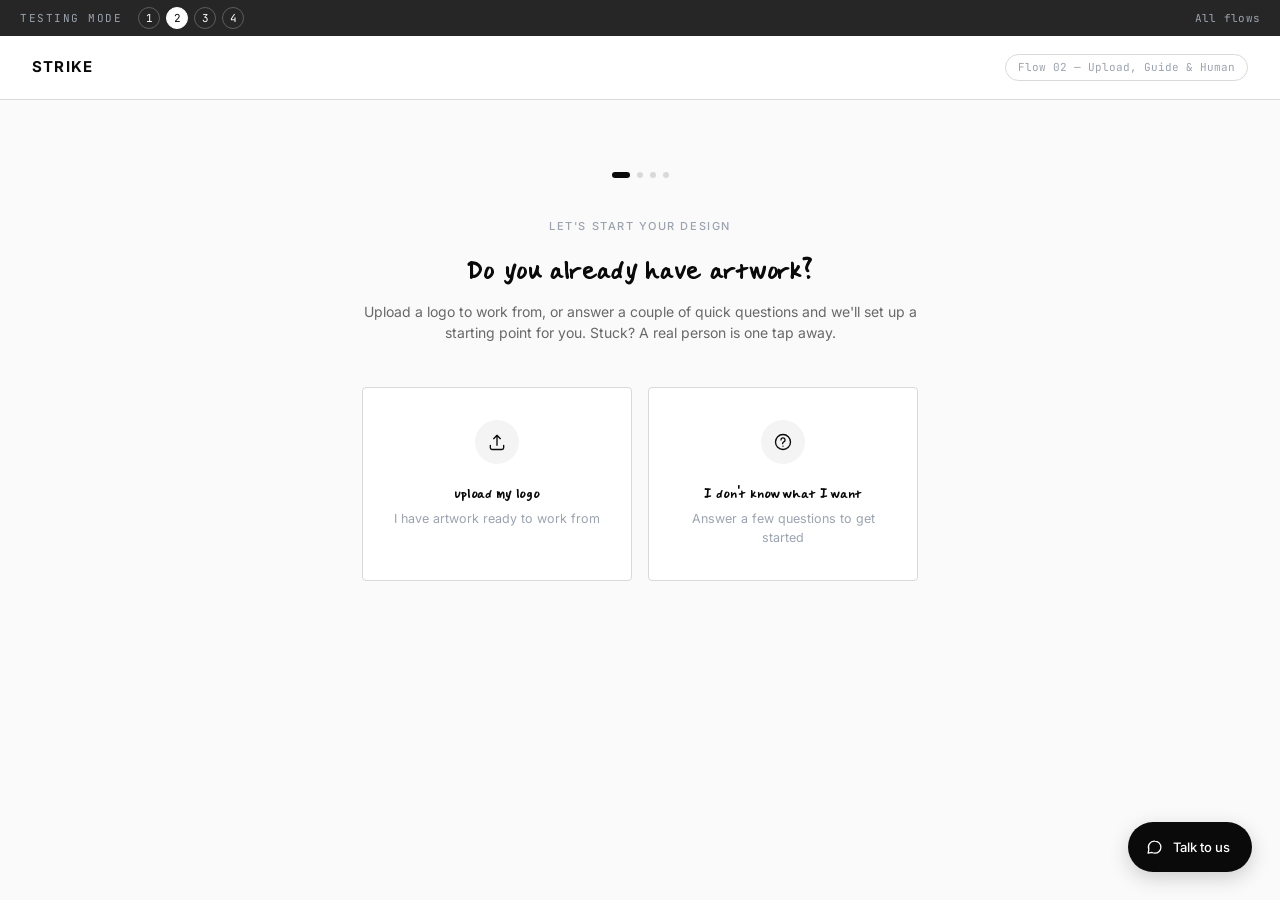
<file: mode-2/index.html>
<!DOCTYPE html>
<html lang="en">
<head>
<meta charset="UTF-8">
<meta name="viewport" content="width=device-width, initial-scale=1.0">
<title>Mode 2 — Upload, Guide &amp; Human — Strike</title>
<link rel="stylesheet" href="../css/design-system.css">
<style>
  body { padding-top: 64px; background: var(--gray-50); min-height: 100vh; }
  .nav .tag { font-family: var(--font-mono); font-size: 11px; color: var(--gray-400); border: 1px solid var(--gray-300); border-radius: var(--radius-pill); padding: 4px 12px; }

  .stage { max-width: 620px; margin: 0 auto; padding: 72px 32px 100px; }
  .stage-head { text-align: center; margin-bottom: 44px; }
  .stage-head .eyebrow { justify-content: center; display: block; margin-bottom: 14px; }
  .stage-head h1 { font-size: 28px; font-weight: 500; margin-bottom: 10px; }
  .stage-head p { font-size: 14px; color: var(--gray-600); }

  .step-dots { justify-content: center; margin-bottom: 40px; }

  .screen { display: none; }
  .screen.active { display: block; animation: rise .35s ease; }
  @keyframes rise { from { opacity:0; transform:translateY(8px); } to { opacity:1; transform:translateY(0); } }

  /* ENTRY */
  .entry-grid { display: grid; grid-template-columns: 1fr 1fr; gap: 16px; }
  .entry-card { border: 1px solid var(--gray-300); border-radius: var(--radius-sm); padding: 32px 24px; background: var(--white); text-align: center; cursor: pointer; transition: all var(--ease); }
  .entry-card:hover { border-color: var(--black); }
  .entry-card .icon { width: 44px; height: 44px; margin: 0 auto 18px; display:flex; align-items:center; justify-content:center; border-radius: 50%; background: var(--gray-100); }
  .entry-card .icon svg { width: 20px; height: 20px; stroke: var(--black); }
  .entry-card h4 { font-size: 15px; font-weight: 500; margin-bottom: 6px; }
  .entry-card p { font-size: 12.5px; color: var(--gray-400); line-height: 1.5; }

  /* UPLOAD */
  .dropzone { border: 1.5px dashed var(--gray-300); border-radius: var(--radius-sm); padding: 56px 24px; text-align: center; background: var(--white); cursor: pointer; transition: all var(--ease); }
  .dropzone:hover, .dropzone.drag { border-color: var(--black); background: var(--gray-50); }
  .dropzone svg { width: 30px; height: 30px; stroke: var(--gray-400); margin-bottom: 16px; }
  .dropzone h4 { font-size: 14px; font-weight: 500; margin-bottom: 6px; }
  .dropzone p { font-size: 12.5px; color: var(--gray-400); }
  .dropzone input { display: none; }
  .file-preview { display: none; align-items: center; gap: 14px; border: 1px solid var(--gray-300); border-radius: var(--radius-sm); padding: 16px 20px; background: var(--white); margin-top: 16px; }
  .file-preview.active { display: flex; }
  .file-preview .thumb { width: 44px; height: 44px; border-radius: var(--radius-sm); background: var(--gray-100); flex-shrink:0; object-fit: cover; }
  .file-preview .meta { flex: 1; min-width:0; }
  .file-preview .meta .name { font-size: 13px; font-weight: 500; overflow:hidden; text-overflow:ellipsis; white-space:nowrap; }
  .file-preview .meta .size { font-size: 11px; color: var(--gray-400); font-family: var(--font-mono); }
  .file-preview .remove { font-size: 12px; color: var(--gray-400); cursor: pointer; background:none; border:none; font-family: var(--font); }
  .file-preview .remove:hover { color: var(--black); }

  /* QUESTIONS */
  .option-grid { display: grid; grid-template-columns: repeat(3, 1fr); gap: 12px; }
  .option-grid.two { grid-template-columns: 1fr 1fr; }
  .option-card .swatch-preview { width: 100%; height: 54px; border-radius: var(--radius-sm); margin-bottom: 14px; }

  .actions-row { display: flex; justify-content: space-between; align-items: center; margin-top: 36px; }
  .actions-row .btn-ghost { padding: 0 14px; }

  /* HANDOFF */
  .handoff { text-align: center; padding: 40px 0; }
  .handoff .spinner { width: 34px; height: 34px; border-radius: 50%; border: 2px solid var(--gray-200); border-top-color: var(--black); margin: 0 auto 22px; animation: spin 0.8s linear infinite; }
  @keyframes spin { to { transform: rotate(360deg); } }

  /* HUMAN FALLBACK — persistent touchpoint */
  .talk-fab { position: fixed; right: 28px; bottom: 28px; display: flex; align-items: center; gap: 10px; height: 50px; padding: 0 22px 0 18px; border-radius: var(--radius-pill); background: var(--black); color: var(--white); border: none; cursor: pointer; font-family: var(--font); font-size: 13px; font-weight: 500; box-shadow: 0 6px 20px rgba(0,0,0,0.18); z-index: 300; transition: transform var(--ease); }
  .talk-fab:hover { transform: translateY(-2px); }
  .talk-fab svg { width: 17px; height: 17px; stroke: var(--white); flex-shrink: 0; }

  .modal-overlay { position: fixed; inset: 0; background: rgba(10,10,10,0.4); display: none; align-items: center; justify-content: center; z-index: 400; padding: 24px; }
  .modal-overlay.active { display: flex; }
  .modal-card { background: var(--white); border-radius: 8px; max-width: 420px; width: 100%; padding: 36px; position: relative; }
  .modal-close { position: absolute; top: 20px; right: 20px; background: none; border: none; cursor: pointer; color: var(--gray-400); }
  .modal-close:hover { color: var(--black); }
  .modal-card .eyebrow { display:block; margin-bottom: 10px; }
  .modal-card h3 { font-size: 20px; font-weight: 500; margin-bottom: 8px; }
  .modal-card p.lead { font-size: 13px; color: var(--gray-600); margin-bottom: 24px; line-height: 1.55; }
  .modal-field { margin-bottom: 14px; }
  .modal-field label { display:block; font-size:11.5px; font-weight:500; color:var(--gray-600); margin-bottom:6px; }
  .modal-field input, .modal-field textarea { width:100%; border:1px solid var(--gray-300); border-radius:var(--radius-sm); padding:11px 13px; font-family:var(--font); font-size:13px; color:var(--black); background:var(--white); outline:none; transition:border-color var(--ease); resize: vertical; }
  .modal-field input:focus, .modal-field textarea:focus { border-color: var(--black); }
  .modal-alt { margin-top: 18px; text-align: center; font-size: 12px; color: var(--gray-400); }
</style>
</head>
<body>

<nav class="nav">
  <a class="wordmark" href="../index.html">STRIKE</a>
  <div class="nav-right"><span class="tag">Flow 02 — Upload, Guide &amp; Human</span></div>
</nav>

<div class="stage">

  <div class="step-dots" id="dots">
    <span class="dot active" data-dot="entry"></span>
    <span class="dot" data-dot="q1"></span>
    <span class="dot" data-dot="q2"></span>
    <span class="dot" data-dot="q3"></span>
  </div>

  <!-- ENTRY -->
  <div class="screen active" id="screen-entry">
    <div class="stage-head">
      <span class="eyebrow">Let's start your design</span>
      <h1>Do you already have artwork?</h1>
      <p>Upload a logo to work from, or answer a couple of quick questions and we'll set up a starting point for you. Stuck? A real person is one tap away.</p>
    </div>
    <div class="entry-grid">
      <div class="entry-card" onclick="goTo('upload')">
        <div class="icon"><svg viewBox="0 0 24 24" fill="none" stroke-width="1.6" stroke-linecap="round" stroke-linejoin="round"><path d="M12 16V4M12 4l-4 4M12 4l4 4"/><path d="M4 16v3a2 2 0 0 0 2 2h12a2 2 0 0 0 2-2v-3"/></svg></div>
        <h4>Upload my logo</h4>
        <p>I have artwork ready to work from</p>
      </div>
      <div class="entry-card" onclick="goTo('q1')">
        <div class="icon"><svg viewBox="0 0 24 24" fill="none" stroke-width="1.6" stroke-linecap="round" stroke-linejoin="round"><circle cx="12" cy="12" r="9"/><path d="M9.5 9.5a2.5 2.5 0 1 1 3.5 2.3c-.9.4-1.5 1-1.5 2.2"/><path d="M12 17h.01"/></svg></div>
        <h4>I don't know what I want</h4>
        <p>Answer a few questions to get started</p>
      </div>
    </div>
  </div>

  <!-- UPLOAD -->
  <div class="screen" id="screen-upload">
    <div class="stage-head">
      <span class="eyebrow">Upload artwork</span>
      <h1>Add your logo</h1>
      <p>PNG, SVG, or PDF — we'll place it on your matchbook in the builder.</p>
    </div>
    <label class="dropzone" id="dropzone">
      <svg viewBox="0 0 24 24" fill="none" stroke-width="1.6" stroke-linecap="round" stroke-linejoin="round"><path d="M12 16V4M12 4l-4 4M12 4l4 4"/><path d="M4 16v3a2 2 0 0 0 2 2h12a2 2 0 0 0 2-2v-3"/></svg>
      <h4>Drag a file here, or click to browse</h4>
      <p>Up to 10MB</p>
      <input type="file" id="fileInput" accept="image/*,.pdf,.svg" onchange="handleFile(this.files[0])">
    </label>
    <div class="file-preview" id="filePreview">
      <img class="thumb" id="fileThumb" alt="">
      <div class="meta">
        <div class="name" id="fileName"></div>
        <div class="size" id="fileSize"></div>
      </div>
      <button class="remove" onclick="clearFile(event)">Remove</button>
    </div>
    <div class="actions-row">
      <button class="btn btn-ghost" onclick="goTo('entry')">Back</button>
      <button class="btn btn-primary" id="uploadContinue" disabled onclick="finishToBuilder()">Add a file to continue</button>
    </div>
  </div>

  <!-- Q1: FORMAT -->
  <div class="screen" id="screen-q1">
    <div class="stage-head">
      <span class="eyebrow">Question 1 of 3</span>
      <h1>Where will these live?</h1>
      <p>This helps us suggest the right format.</p>
    </div>
    <div class="option-grid">
      <div class="option-card" data-val="classic" onclick="pickQ1('classic',this)">
        <h4>On every table</h4>
        <p>Classic booklet, low profile</p>
      </div>
      <div class="option-card" data-val="premium" onclick="pickQ1('premium',this)">
        <h4>At the host stand</h4>
        <p>Premium tall format</p>
      </div>
      <div class="option-card" data-val="matchbox" onclick="pickQ1('matchbox',this)">
        <h4>As a takeaway gift</h4>
        <p>Sliding matchbox</p>
      </div>
    </div>
    <div class="custom-row" id="q1CustomRow" onclick="toggleQ1Custom()">
      <span class="custom-row-icon">+</span>
      <div class="custom-row-text">
        <h4>Something else</h4>
        <p>Tell us in your own words</p>
      </div>
    </div>
    <div class="custom-input-wrap" id="q1CustomWrap">
      <input type="text" id="q1CustomText" maxlength="80" placeholder="e.g. On a gift shelf at checkout" oninput="onQ1CustomInput()">
    </div>
    <div class="actions-row">
      <button class="btn btn-ghost" onclick="goTo('entry')">Back</button>
      <button class="btn btn-primary" id="q1Continue" disabled onclick="goTo('q2')">Select an option to continue</button>
    </div>
  </div>

  <!-- Q2: MOOD -->
  <div class="screen" id="screen-q2">
    <div class="stage-head">
      <span class="eyebrow">Question 2 of 3</span>
      <h1>Pick your palette</h1>
      <p>Pick the mood that's closest to your space — you can fine-tune the exact color in the builder.</p>
    </div>
    <div class="option-grid two">
      <div class="option-card" data-cover="#1a1a1a" data-finish="matte" onclick="pickQ2('#1a1a1a','matte',this)">
        <div class="swatch-preview" style="background:#1a1a1a"></div>
        <h4>Midnight</h4>
        <p>Dark, moody, matte</p>
      </div>
      <div class="option-card" data-cover="#c8b8a2" data-finish="matte" onclick="pickQ2('#c8b8a2','matte',this)">
        <div class="swatch-preview" style="background:#c8b8a2"></div>
        <h4>Warm Neutral</h4>
        <p>Earthy, inviting, matte</p>
      </div>
      <div class="option-card" data-cover="#ffffff" data-finish="soft" onclick="pickQ2('#ffffff','soft',this)">
        <div class="swatch-preview" style="background:#ffffff;border:1px solid var(--gray-300)"></div>
        <h4>Ivory Minimal</h4>
        <p>Clean, quiet, soft-touch</p>
      </div>
      <div class="option-card" data-cover="#8b2635" data-finish="gloss" onclick="pickQ2('#8b2635','gloss',this)">
        <div class="swatch-preview" style="background:#8b2635"></div>
        <h4>Bold Color</h4>
        <p>Confident, vivid, gloss</p>
      </div>
    </div>
    <div class="custom-row" id="q2CustomRow" onclick="document.getElementById('q2ColorPicker').click()">
      <span class="custom-row-swatch" id="q2CustomSwatch"></span>
      <div class="custom-row-text">
        <h4>Pick a custom color</h4>
        <p>Not seeing your color? Choose exactly</p>
      </div>
    </div>
    <input type="color" id="q2ColorPicker" onchange="pickQ2Custom(this.value)">
    <div class="actions-row">
      <button class="btn btn-ghost" onclick="goTo('q1')">Back</button>
      <button class="btn btn-primary" id="q2Continue" disabled onclick="goTo('q3')">Select a color to continue</button>
    </div>
  </div>

  <!-- Q3: TIMELINE — differentiator: feeds the human touchpoint with urgency -->
  <div class="screen" id="screen-q3">
    <div class="stage-head">
      <span class="eyebrow">Question 3 of 3</span>
      <h1>When do you need these by?</h1>
      <p>This helps whoever from our team follows up prioritize your order.</p>
    </div>
    <div class="option-grid">
      <div class="option-card" data-val="ASAP — rush order" onclick="pickQ3('ASAP — rush order',this)">
        <h4>ASAP</h4>
        <p>Rush order</p>
      </div>
      <div class="option-card" data-val="Within the month" onclick="pickQ3('Within the month',this)">
        <h4>Within the month</h4>
        <p>Standard timeline</p>
      </div>
      <div class="option-card" data-val="Just exploring" onclick="pickQ3('Just exploring',this)">
        <h4>Just exploring</h4>
        <p>No rush yet</p>
      </div>
    </div>
    <div id="rushHint" style="display:none; margin-top:16px; border:1px solid var(--gray-300); border-radius:var(--radius-sm); padding:16px 20px; font-size:12.5px; color:var(--gray-600); line-height:1.5;">
      Rush orders are best confirmed with a real person. <a href="#" onclick="event.preventDefault();openModal()" style="color:var(--black); text-decoration:underline;">Talk to us</a> before finishing, or keep going and we'll flag it for the team.
    </div>
    <div class="actions-row">
      <button class="btn btn-ghost" onclick="goTo('q2')">Back</button>
      <button class="btn btn-primary" id="q3Continue" disabled onclick="finishToBuilder()">Select a timeline to continue</button>
    </div>
  </div>

  <!-- HANDOFF -->
  <div class="screen" id="screen-handoff">
    <div class="handoff">
      <div class="spinner"></div>
      <p class="fine-print">Setting up your builder…</p>
    </div>
  </div>

</div>

<!-- PERSISTENT HUMAN TOUCHPOINT -->
<button class="talk-fab" onclick="openModal()">
  <svg viewBox="0 0 24 24" fill="none" stroke-width="1.8" stroke-linecap="round" stroke-linejoin="round"><path d="M21 11.5a8.38 8.38 0 0 1-8.5 8.5 8.5 8.5 0 0 1-4-1L3 20l1-5.5A8.38 8.38 0 0 1 12.5 3a8.5 8.5 0 0 1 8.5 8.5Z"/></svg>
  Talk to us
</button>

<div class="modal-overlay" id="modalOverlay">
  <div class="modal-card">
    <button class="modal-close" onclick="closeModal()">
      <svg width="18" height="18" viewBox="0 0 18 18" fill="none" stroke="currentColor" stroke-width="1.6" stroke-linecap="round"><path d="M3 3l12 12M15 3 3 15"/></svg>
    </button>
    <span class="eyebrow">Talk to a person</span>
    <h3>We're happy to help directly.</h3>
    <p class="lead">Tell us a little about what you're picturing and someone from our team will follow up — usually within a business day.</p>
    <form onsubmit="submitContact(event)">
      <div class="modal-field"><label>Name</label><input required></div>
      <div class="modal-field"><label>Email</label><input type="email" required></div>
      <div class="modal-field"><label>What are you picturing?</label><textarea rows="3" placeholder="e.g. Something for a speakeasy, dark and moody..."></textarea></div>
      <button class="btn btn-primary btn-full" type="submit">Send to the team</button>
    </form>
    <p class="modal-alt">Or call us directly — prototype placeholder number</p>
  </div>
</div>

<script>
  const answers = { type: null, cover: null, finish: null, customFormat: '', timeline: null };

  function setBtn(id, enabled, label) {
    const btn = document.getElementById(id);
    btn.disabled = !enabled;
    btn.textContent = label;
  }
  const DOT_ORDER = ['entry','q1','q2','q3'];

  function goTo(screen) {
    document.querySelectorAll('.screen').forEach(s=>s.classList.remove('active'));
    document.getElementById('screen-'+screen).classList.add('active');
    const idx = DOT_ORDER.indexOf(screen);
    document.querySelectorAll('.dot').forEach((d)=>{
      d.classList.toggle('active', d.dataset.dot===screen);
      d.classList.toggle('done', idx>=0 && DOT_ORDER.indexOf(d.dataset.dot) < idx);
    });
  }

  function pickQ1(val, el) {
    answers.type = val;
    answers.customFormat = '';
    document.querySelectorAll('#screen-q1 .option-card').forEach(c=>c.classList.remove('selected'));
    el.classList.add('selected');
    document.getElementById('q1CustomRow').classList.remove('selected');
    document.getElementById('q1CustomWrap').classList.remove('active');
    setBtn('q1Continue', true, 'Continue');
  }

  function toggleQ1Custom() {
    document.querySelectorAll('#screen-q1 .option-card').forEach(c=>c.classList.remove('selected'));
    document.getElementById('q1CustomRow').classList.add('selected');
    document.getElementById('q1CustomWrap').classList.add('active');
    document.getElementById('q1CustomText').focus();
    onQ1CustomInput();
  }
  function onQ1CustomInput() {
    const text = document.getElementById('q1CustomText').value.trim();
    answers.type = null;
    answers.customFormat = text;
    setBtn('q1Continue', !!text, text ? 'Continue' : 'Select an option to continue');
  }

  function pickQ2(cover, finish, el) {
    answers.cover = cover; answers.finish = finish;
    document.querySelectorAll('#screen-q2 .option-card').forEach(c=>c.classList.remove('selected'));
    el.classList.add('selected');
    document.getElementById('q2CustomRow').classList.remove('selected');
    setBtn('q2Continue', true, 'Continue');
  }
  function pickQ2Custom(hex) {
    answers.cover = hex; answers.finish = 'matte';
    document.querySelectorAll('#screen-q2 .option-card').forEach(c=>c.classList.remove('selected'));
    document.getElementById('q2CustomRow').classList.add('selected');
    document.getElementById('q2CustomSwatch').style.background = hex;
    setBtn('q2Continue', true, 'Continue');
  }

  function pickQ3(val, el) {
    answers.timeline = val;
    document.querySelectorAll('#screen-q3 .option-card').forEach(c=>c.classList.remove('selected'));
    el.classList.add('selected');
    setBtn('q3Continue', true, 'See my starting point');
    document.getElementById('rushHint').style.display = val.startsWith('ASAP') ? 'block' : 'none';
  }

  let currentFile = null;
  const dropzone = document.getElementById('dropzone');
  dropzone.addEventListener('dragover', e=>{ e.preventDefault(); dropzone.classList.add('drag'); });
  dropzone.addEventListener('dragleave', ()=> dropzone.classList.remove('drag'));
  dropzone.addEventListener('drop', e=>{
    e.preventDefault(); dropzone.classList.remove('drag');
    if (e.dataTransfer.files[0]) handleFile(e.dataTransfer.files[0]);
  });

  function handleFile(file) {
    if (!file) return;
    currentFile = file;
    document.getElementById('fileName').textContent = file.name;
    document.getElementById('fileSize').textContent = (file.size/1024).toFixed(0) + ' KB';
    const thumb = document.getElementById('fileThumb');
    if (file.type.startsWith('image/')) thumb.src = URL.createObjectURL(file);
    else thumb.removeAttribute('src');
    document.getElementById('filePreview').classList.add('active');
    setBtn('uploadContinue', true, 'Continue to builder');
  }
  function clearFile(e) {
    e.preventDefault();
    currentFile = null;
    document.getElementById('filePreview').classList.remove('active');
    setBtn('uploadContinue', false, 'Add a file to continue');
    document.getElementById('fileInput').value = '';
  }

  function finishToBuilder() {
    goTo('handoff');
    const params = new URLSearchParams();
    params.set('mode', '2');
    if (answers.type)   params.set('type', answers.type);
    if (answers.cover)  params.set('cover', answers.cover);
    if (answers.finish) params.set('finish', answers.finish);
    if (answers.customFormat) params.set('note', 'Wants: ' + answers.customFormat);
    if (answers.timeline) params.set('timeline', answers.timeline);
    setTimeout(()=>{
      window.location.href = '../configurator.html?' + params.toString();
    }, 700);
  }

  function openModal() { document.getElementById('modalOverlay').classList.add('active'); }
  function closeModal() { document.getElementById('modalOverlay').classList.remove('active'); }
  function submitContact(e) {
    e.preventDefault();
    closeModal();
    alert('Prototype — this would notify the Strike team and reply by email.');
  }
</script>
<script src="../js/testing-bar.js"></script>
</body>
</html>
</file>
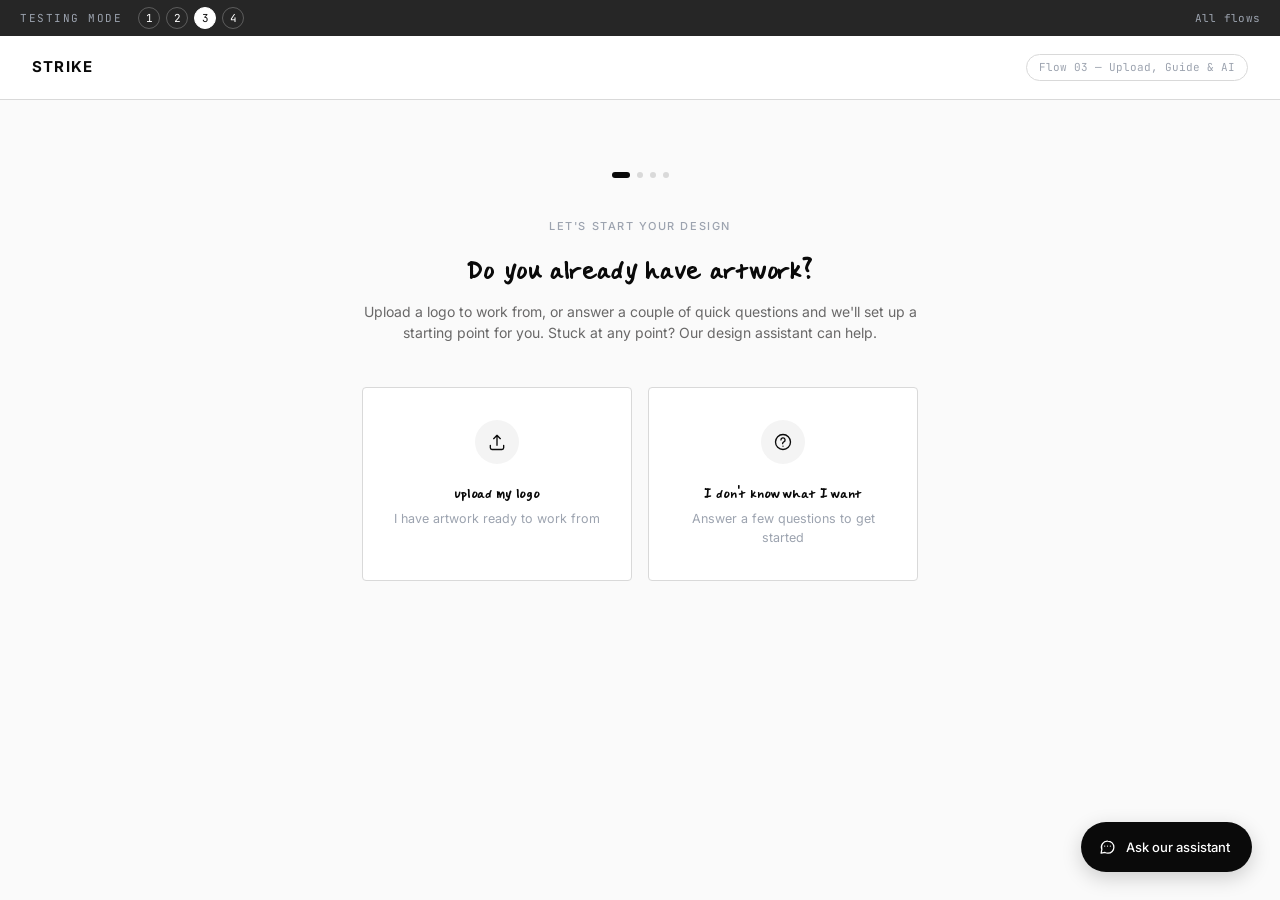
<file: mode-3/index.html>
<!DOCTYPE html>
<html lang="en">
<head>
<meta charset="UTF-8">
<meta name="viewport" content="width=device-width, initial-scale=1.0">
<title>Mode 3 — Upload, Guide &amp; AI — Strike</title>
<link rel="stylesheet" href="../css/design-system.css">
<style>
  body { padding-top: 64px; background: var(--gray-50); min-height: 100vh; }
  .nav .tag { font-family: var(--font-mono); font-size: 11px; color: var(--gray-400); border: 1px solid var(--gray-300); border-radius: var(--radius-pill); padding: 4px 12px; }

  .stage { max-width: 620px; margin: 0 auto; padding: 72px 32px 100px; }
  .stage-head { text-align: center; margin-bottom: 44px; }
  .stage-head .eyebrow { justify-content: center; display: block; margin-bottom: 14px; }
  .stage-head h1 { font-size: 28px; font-weight: 500; margin-bottom: 10px; }
  .stage-head p { font-size: 14px; color: var(--gray-600); }

  .step-dots { justify-content: center; margin-bottom: 40px; }

  .screen { display: none; }
  .screen.active { display: block; animation: rise .35s ease; }
  @keyframes rise { from { opacity:0; transform:translateY(8px); } to { opacity:1; transform:translateY(0); } }

  /* ENTRY */
  .entry-grid { display: grid; grid-template-columns: 1fr 1fr; gap: 16px; }
  .entry-card { border: 1px solid var(--gray-300); border-radius: var(--radius-sm); padding: 32px 24px; background: var(--white); text-align: center; cursor: pointer; transition: all var(--ease); }
  .entry-card:hover { border-color: var(--black); }
  .entry-card .icon { width: 44px; height: 44px; margin: 0 auto 18px; display:flex; align-items:center; justify-content:center; border-radius: 50%; background: var(--gray-100); }
  .entry-card .icon svg { width: 20px; height: 20px; stroke: var(--black); }
  .entry-card h4 { font-size: 15px; font-weight: 500; margin-bottom: 6px; }
  .entry-card p { font-size: 12.5px; color: var(--gray-400); line-height: 1.5; }

  /* UPLOAD */
  .dropzone { border: 1.5px dashed var(--gray-300); border-radius: var(--radius-sm); padding: 56px 24px; text-align: center; background: var(--white); cursor: pointer; transition: all var(--ease); }
  .dropzone:hover, .dropzone.drag { border-color: var(--black); background: var(--gray-50); }
  .dropzone svg { width: 30px; height: 30px; stroke: var(--gray-400); margin-bottom: 16px; }
  .dropzone h4 { font-size: 14px; font-weight: 500; margin-bottom: 6px; }
  .dropzone p { font-size: 12.5px; color: var(--gray-400); }
  .dropzone input { display: none; }
  .file-preview { display: none; align-items: center; gap: 14px; border: 1px solid var(--gray-300); border-radius: var(--radius-sm); padding: 16px 20px; background: var(--white); margin-top: 16px; }
  .file-preview.active { display: flex; }
  .file-preview .thumb { width: 44px; height: 44px; border-radius: var(--radius-sm); background: var(--gray-100); flex-shrink:0; object-fit: cover; }
  .file-preview .meta { flex: 1; min-width:0; }
  .file-preview .meta .name { font-size: 13px; font-weight: 500; overflow:hidden; text-overflow:ellipsis; white-space:nowrap; }
  .file-preview .meta .size { font-size: 11px; color: var(--gray-400); font-family: var(--font-mono); }
  .file-preview .remove { font-size: 12px; color: var(--gray-400); cursor: pointer; background:none; border:none; font-family: var(--font); }
  .file-preview .remove:hover { color: var(--black); }

  /* QUESTIONS */
  .option-grid { display: grid; grid-template-columns: repeat(3, 1fr); gap: 12px; }
  .option-grid.two { grid-template-columns: 1fr 1fr; }
  .option-card .swatch-preview { width: 100%; height: 54px; border-radius: var(--radius-sm); margin-bottom: 14px; }

  .actions-row { display: flex; justify-content: space-between; align-items: center; margin-top: 36px; }
  .actions-row .btn-ghost { padding: 0 14px; }

  /* HANDOFF */
  .handoff { text-align: center; padding: 40px 0; }
  .handoff .spinner { width: 34px; height: 34px; border-radius: 50%; border: 2px solid var(--gray-200); border-top-color: var(--black); margin: 0 auto 22px; animation: spin 0.8s linear infinite; }
  @keyframes spin { to { transform: rotate(360deg); } }

  /* AI CHAT — persistent touchpoint */
  .chat-fab { position: fixed; right: 28px; bottom: 28px; display: flex; align-items: center; gap: 10px; height: 50px; padding: 0 22px 0 18px; border-radius: var(--radius-pill); background: var(--black); color: var(--white); border: none; cursor: pointer; font-family: var(--font); font-size: 13px; font-weight: 500; box-shadow: 0 6px 20px rgba(0,0,0,0.18); z-index: 300; transition: transform var(--ease); }
  .chat-fab:hover { transform: translateY(-2px); }
  .chat-fab svg { width: 17px; height: 17px; stroke: var(--white); flex-shrink: 0; }
  .chat-fab.hidden { display: none; }

  .chat-panel { position: fixed; right: 28px; bottom: 28px; width: 360px; max-width: calc(100vw - 40px); height: 480px; max-height: calc(100vh - 56px); background: var(--white); border: 1px solid var(--gray-300); border-radius: 10px; box-shadow: 0 20px 50px rgba(0,0,0,0.16); display: none; flex-direction: column; overflow: hidden; z-index: 400; }
  .chat-panel.active { display: flex; }
  .chat-head { padding: 18px 20px; border-bottom: 1px solid var(--gray-100); display: flex; align-items: center; justify-content: space-between; }
  .chat-head .who { display: flex; align-items: center; gap: 10px; }
  .chat-head .dot-live { width: 8px; height: 8px; border-radius: 50%; background: #2d6a4f; }
  .chat-head h4 { font-size: 13.5px; font-weight: 500; }
  .chat-head p { font-size: 11px; color: var(--gray-400); }
  .chat-close { background: none; border: none; cursor: pointer; color: var(--gray-400); }
  .chat-close:hover { color: var(--black); }

  .chat-body { flex: 1; overflow-y: auto; padding: 18px 20px; display: flex; flex-direction: column; gap: 12px; }
  .msg { max-width: 82%; font-size: 13px; line-height: 1.5; padding: 10px 14px; border-radius: 12px; }
  .msg.bot { align-self: flex-start; background: var(--gray-100); color: var(--black); border-bottom-left-radius: 3px; }
  .msg.user { align-self: flex-end; background: var(--black); color: var(--white); border-bottom-right-radius: 3px; }

  .quick-replies { display: flex; flex-wrap: wrap; gap: 8px; padding: 0 20px 14px; }
  .quick-reply { font-family: var(--font); font-size: 11.5px; font-weight: 500; padding: 8px 14px; border-radius: var(--radius-pill); border: 1px solid var(--gray-300); background: var(--white); cursor: pointer; transition: all var(--ease); }
  .quick-reply:hover { border-color: var(--black); }

  .chat-input-row { display: flex; gap: 8px; padding: 14px 16px; border-top: 1px solid var(--gray-100); }
  .chat-input-row input { flex: 1; border: 1px solid var(--gray-300); border-radius: var(--radius-pill); padding: 10px 16px; font-family: var(--font); font-size: 13px; outline: none; }
  .chat-input-row input:focus { border-color: var(--black); }
  .chat-input-row button { width: 40px; height: 40px; border-radius: 50%; background: var(--black); border: none; cursor: pointer; display: flex; align-items: center; justify-content: center; flex-shrink: 0; }
  .chat-input-row button svg { width: 16px; height: 16px; stroke: var(--white); }
</style>
</head>
<body>

<nav class="nav">
  <a class="wordmark" href="../index.html">STRIKE</a>
  <div class="nav-right"><span class="tag">Flow 03 — Upload, Guide &amp; AI</span></div>
</nav>

<div class="stage">

  <div class="step-dots" id="dots">
    <span class="dot active" data-dot="entry"></span>
    <span class="dot" data-dot="q1"></span>
    <span class="dot" data-dot="q2"></span>
    <span class="dot" data-dot="q3"></span>
  </div>

  <!-- ENTRY -->
  <div class="screen active" id="screen-entry">
    <div class="stage-head">
      <span class="eyebrow">Let's start your design</span>
      <h1>Do you already have artwork?</h1>
      <p>Upload a logo to work from, or answer a couple of quick questions and we'll set up a starting point for you. Stuck at any point? Our design assistant can help.</p>
    </div>
    <div class="entry-grid">
      <div class="entry-card" onclick="goTo('upload')">
        <div class="icon"><svg viewBox="0 0 24 24" fill="none" stroke-width="1.6" stroke-linecap="round" stroke-linejoin="round"><path d="M12 16V4M12 4l-4 4M12 4l4 4"/><path d="M4 16v3a2 2 0 0 0 2 2h12a2 2 0 0 0 2-2v-3"/></svg></div>
        <h4>Upload my logo</h4>
        <p>I have artwork ready to work from</p>
      </div>
      <div class="entry-card" onclick="goTo('q1')">
        <div class="icon"><svg viewBox="0 0 24 24" fill="none" stroke-width="1.6" stroke-linecap="round" stroke-linejoin="round"><circle cx="12" cy="12" r="9"/><path d="M9.5 9.5a2.5 2.5 0 1 1 3.5 2.3c-.9.4-1.5 1-1.5 2.2"/><path d="M12 17h.01"/></svg></div>
        <h4>I don't know what I want</h4>
        <p>Answer a few questions to get started</p>
      </div>
    </div>
  </div>

  <!-- UPLOAD -->
  <div class="screen" id="screen-upload">
    <div class="stage-head">
      <span class="eyebrow">Upload artwork</span>
      <h1>Add your logo</h1>
      <p>PNG, SVG, or PDF — we'll place it on your matchbook in the builder.</p>
    </div>
    <label class="dropzone" id="dropzone">
      <svg viewBox="0 0 24 24" fill="none" stroke-width="1.6" stroke-linecap="round" stroke-linejoin="round"><path d="M12 16V4M12 4l-4 4M12 4l4 4"/><path d="M4 16v3a2 2 0 0 0 2 2h12a2 2 0 0 0 2-2v-3"/></svg>
      <h4>Drag a file here, or click to browse</h4>
      <p>Up to 10MB</p>
      <input type="file" id="fileInput" accept="image/*,.pdf,.svg" onchange="handleFile(this.files[0])">
    </label>
    <div class="file-preview" id="filePreview">
      <img class="thumb" id="fileThumb" alt="">
      <div class="meta">
        <div class="name" id="fileName"></div>
        <div class="size" id="fileSize"></div>
      </div>
      <button class="remove" onclick="clearFile(event)">Remove</button>
    </div>
    <div class="actions-row">
      <button class="btn btn-ghost" onclick="goTo('entry')">Back</button>
      <button class="btn btn-primary" id="uploadContinue" disabled onclick="finishToBuilder()">Add a file to continue</button>
    </div>
  </div>

  <!-- Q1: FORMAT -->
  <div class="screen" id="screen-q1">
    <div class="stage-head">
      <span class="eyebrow">Question 1 of 3</span>
      <h1>Where will these live?</h1>
      <p>This helps us suggest the right format.</p>
    </div>
    <div class="option-grid">
      <div class="option-card" data-val="classic" onclick="pickQ1('classic',this)">
        <h4>On every table</h4>
        <p>Classic booklet, low profile</p>
      </div>
      <div class="option-card" data-val="premium" onclick="pickQ1('premium',this)">
        <h4>At the host stand</h4>
        <p>Premium tall format</p>
      </div>
      <div class="option-card" data-val="matchbox" onclick="pickQ1('matchbox',this)">
        <h4>As a takeaway gift</h4>
        <p>Sliding matchbox</p>
      </div>
    </div>
    <div class="custom-row" id="q1CustomRow" onclick="toggleQ1Custom()">
      <span class="custom-row-icon">+</span>
      <div class="custom-row-text">
        <h4>Something else</h4>
        <p>Tell us in your own words</p>
      </div>
    </div>
    <div class="custom-input-wrap" id="q1CustomWrap">
      <input type="text" id="q1CustomText" maxlength="80" placeholder="e.g. On a gift shelf at checkout" oninput="onQ1CustomInput()">
    </div>
    <div class="actions-row">
      <button class="btn btn-ghost" onclick="goTo('entry')">Back</button>
      <button class="btn btn-primary" id="q1Continue" disabled onclick="goTo('q2')">Select an option to continue</button>
    </div>
  </div>

  <!-- Q2: MOOD -->
  <div class="screen" id="screen-q2">
    <div class="stage-head">
      <span class="eyebrow">Question 2 of 3</span>
      <h1>Pick your palette</h1>
      <p>Pick the mood that's closest to your space — you can fine-tune the exact color in the builder.</p>
    </div>
    <div class="option-grid two">
      <div class="option-card" data-cover="#1a1a1a" data-finish="matte" onclick="pickQ2('#1a1a1a','matte',this)">
        <div class="swatch-preview" style="background:#1a1a1a"></div>
        <h4>Midnight</h4>
        <p>Dark, moody, matte</p>
      </div>
      <div class="option-card" data-cover="#c8b8a2" data-finish="matte" onclick="pickQ2('#c8b8a2','matte',this)">
        <div class="swatch-preview" style="background:#c8b8a2"></div>
        <h4>Warm Neutral</h4>
        <p>Earthy, inviting, matte</p>
      </div>
      <div class="option-card" data-cover="#ffffff" data-finish="soft" onclick="pickQ2('#ffffff','soft',this)">
        <div class="swatch-preview" style="background:#ffffff;border:1px solid var(--gray-300)"></div>
        <h4>Ivory Minimal</h4>
        <p>Clean, quiet, soft-touch</p>
      </div>
      <div class="option-card" data-cover="#8b2635" data-finish="gloss" onclick="pickQ2('#8b2635','gloss',this)">
        <div class="swatch-preview" style="background:#8b2635"></div>
        <h4>Bold Color</h4>
        <p>Confident, vivid, gloss</p>
      </div>
    </div>
    <div class="custom-row" id="q2CustomRow" onclick="document.getElementById('q2ColorPicker').click()">
      <span class="custom-row-swatch" id="q2CustomSwatch"></span>
      <div class="custom-row-text">
        <h4>Pick a custom color</h4>
        <p>Not seeing your color? Choose exactly</p>
      </div>
    </div>
    <input type="color" id="q2ColorPicker" onchange="pickQ2Custom(this.value)">
    <div class="actions-row">
      <button class="btn btn-ghost" onclick="goTo('q1')">Back</button>
      <button class="btn btn-primary" id="q2Continue" disabled onclick="goTo('q3')">Select a color to continue</button>
    </div>
  </div>

  <!-- Q3: CONFIDENCE — differentiator: proactively opens the AI chat if unsure -->
  <div class="screen" id="screen-q3">
    <div class="stage-head">
      <span class="eyebrow">Question 3 of 3</span>
      <h1>How sure are you about the direction?</h1>
      <p>Just checking in — if you're not sure yet, our assistant can help you think it through.</p>
    </div>
    <div class="option-grid">
      <div class="option-card" data-val="Very sure" onclick="pickQ3('Very sure',this)">
        <h4>Very sure</h4>
        <p>I know what I want</p>
      </div>
      <div class="option-card" data-val="Somewhat sure" onclick="pickQ3('Somewhat sure',this)">
        <h4>Somewhat sure</h4>
        <p>Open to suggestions</p>
      </div>
      <div class="option-card" data-val="Not sure at all" onclick="pickQ3('Not sure at all',this)">
        <h4>Not sure at all</h4>
        <p>Could use some help</p>
      </div>
    </div>
    <div class="actions-row">
      <button class="btn btn-ghost" onclick="goTo('q2')">Back</button>
      <button class="btn btn-primary" id="q3Continue" disabled onclick="finishToBuilder()">Select an answer to continue</button>
    </div>
  </div>

  <!-- HANDOFF -->
  <div class="screen" id="screen-handoff">
    <div class="handoff">
      <div class="spinner"></div>
      <p class="fine-print">Setting up your builder…</p>
    </div>
  </div>

</div>

<!-- PERSISTENT AI TOUCHPOINT -->
<button class="chat-fab" id="chatFab" onclick="openChat()">
  <svg viewBox="0 0 24 24" fill="none" stroke-width="1.8" stroke-linecap="round" stroke-linejoin="round"><path d="M8 10h.01M12 10h.01M16 10h.01"/><path d="M21 11.5a8.38 8.38 0 0 1-8.5 8.5 8.5 8.5 0 0 1-4-1L3 20l1-5.5A8.38 8.38 0 0 1 12.5 3a8.5 8.5 0 0 1 8.5 8.5Z"/></svg>
  Ask our assistant
</button>

<div class="chat-panel" id="chatPanel">
  <div class="chat-head">
    <div class="who">
      <span class="dot-live"></span>
      <div>
        <h4>Strike Design Assistant</h4>
        <p>Usually replies instantly</p>
      </div>
    </div>
    <button class="chat-close" onclick="closeChat()">
      <svg width="18" height="18" viewBox="0 0 18 18" fill="none" stroke="currentColor" stroke-width="1.6" stroke-linecap="round"><path d="M3 3l12 12M15 3 3 15"/></svg>
    </button>
  </div>
  <div class="chat-body" id="chatBody">
    <div class="msg bot">Hi — I'm here if you get stuck deciding what to design. What can I help with?</div>
  </div>
  <div class="quick-replies" id="quickReplies">
    <button class="quick-reply" onclick="sendQuick('What is the minimum order?')">Minimum order?</button>
    <button class="quick-reply" onclick="sendQuick(&quot;I don't know what style I want&quot;)">Don't know what style I want</button>
    <button class="quick-reply" onclick="sendQuick('Can I see examples?')">Show me examples</button>
  </div>
  <div class="chat-input-row">
    <input id="chatInput" placeholder="Type a message…" onkeydown="if(event.key==='Enter')sendTyped()">
    <button onclick="sendTyped()">
      <svg viewBox="0 0 24 24" fill="none" stroke-linecap="round" stroke-linejoin="round"><path d="M4 12h16M14 6l6 6-6 6"/></svg>
    </button>
  </div>
</div>

<script>
  const answers = { type: null, cover: null, finish: null, customFormat: '', confidence: null };
  const DOT_ORDER = ['entry','q1','q2','q3'];

  function setBtn(id, enabled, label) {
    const btn = document.getElementById(id);
    btn.disabled = !enabled;
    btn.textContent = label;
  }

  function goTo(screen) {
    document.querySelectorAll('.screen').forEach(s=>s.classList.remove('active'));
    document.getElementById('screen-'+screen).classList.add('active');
    const idx = DOT_ORDER.indexOf(screen);
    document.querySelectorAll('.dot').forEach((d)=>{
      d.classList.toggle('active', d.dataset.dot===screen);
      d.classList.toggle('done', idx>=0 && DOT_ORDER.indexOf(d.dataset.dot) < idx);
    });
  }

  function pickQ1(val, el) {
    answers.type = val;
    answers.customFormat = '';
    document.querySelectorAll('#screen-q1 .option-card').forEach(c=>c.classList.remove('selected'));
    el.classList.add('selected');
    document.getElementById('q1CustomRow').classList.remove('selected');
    document.getElementById('q1CustomWrap').classList.remove('active');
    setBtn('q1Continue', true, 'Continue');
  }

  function toggleQ1Custom() {
    document.querySelectorAll('#screen-q1 .option-card').forEach(c=>c.classList.remove('selected'));
    document.getElementById('q1CustomRow').classList.add('selected');
    document.getElementById('q1CustomWrap').classList.add('active');
    document.getElementById('q1CustomText').focus();
    onQ1CustomInput();
  }
  function onQ1CustomInput() {
    const text = document.getElementById('q1CustomText').value.trim();
    answers.type = null;
    answers.customFormat = text;
    setBtn('q1Continue', !!text, text ? 'Continue' : 'Select an option to continue');
  }

  function pickQ2(cover, finish, el) {
    answers.cover = cover; answers.finish = finish;
    document.querySelectorAll('#screen-q2 .option-card').forEach(c=>c.classList.remove('selected'));
    el.classList.add('selected');
    document.getElementById('q2CustomRow').classList.remove('selected');
    setBtn('q2Continue', true, 'Continue');
  }
  function pickQ2Custom(hex) {
    answers.cover = hex; answers.finish = 'matte';
    document.querySelectorAll('#screen-q2 .option-card').forEach(c=>c.classList.remove('selected'));
    document.getElementById('q2CustomRow').classList.add('selected');
    document.getElementById('q2CustomSwatch').style.background = hex;
    setBtn('q2Continue', true, 'Continue');
  }

  function pickQ3(val, el) {
    answers.confidence = val;
    document.querySelectorAll('#screen-q3 .option-card').forEach(c=>c.classList.remove('selected'));
    el.classList.add('selected');
    setBtn('q3Continue', true, 'See my starting point');
    if (val === 'Not sure at all') {
      openChat();
      appendMsg("Hey — since you're still figuring out the direction, want to talk it through together? Tell me what kind of place this is for and I'll suggest a starting point.", 'bot');
    }
  }

  let currentFile = null;
  const dropzone = document.getElementById('dropzone');
  dropzone.addEventListener('dragover', e=>{ e.preventDefault(); dropzone.classList.add('drag'); });
  dropzone.addEventListener('dragleave', ()=> dropzone.classList.remove('drag'));
  dropzone.addEventListener('drop', e=>{
    e.preventDefault(); dropzone.classList.remove('drag');
    if (e.dataTransfer.files[0]) handleFile(e.dataTransfer.files[0]);
  });

  function handleFile(file) {
    if (!file) return;
    currentFile = file;
    document.getElementById('fileName').textContent = file.name;
    document.getElementById('fileSize').textContent = (file.size/1024).toFixed(0) + ' KB';
    const thumb = document.getElementById('fileThumb');
    if (file.type.startsWith('image/')) thumb.src = URL.createObjectURL(file);
    else thumb.removeAttribute('src');
    document.getElementById('filePreview').classList.add('active');
    setBtn('uploadContinue', true, 'Continue to builder');
  }
  function clearFile(e) {
    e.preventDefault();
    currentFile = null;
    document.getElementById('filePreview').classList.remove('active');
    setBtn('uploadContinue', false, 'Add a file to continue');
    document.getElementById('fileInput').value = '';
  }

  function finishToBuilder() {
    goTo('handoff');
    const params = new URLSearchParams();
    params.set('mode', '3');
    if (answers.type)   params.set('type', answers.type);
    if (answers.cover)  params.set('cover', answers.cover);
    if (answers.finish) params.set('finish', answers.finish);
    if (answers.customFormat) params.set('note', 'Wants: ' + answers.customFormat);
    if (answers.confidence)   params.set('confidence', answers.confidence);
    setTimeout(()=>{
      window.location.href = '../configurator.html?' + params.toString();
    }, 700);
  }

  /* ---------------- AI chat (scripted, no real backend) ---------------- */
  function openChat() {
    document.getElementById('chatPanel').classList.add('active');
    document.getElementById('chatFab').classList.add('hidden');
  }
  function closeChat() {
    document.getElementById('chatPanel').classList.remove('active');
    document.getElementById('chatFab').classList.remove('hidden');
  }

  const RESPONSES = [
    { match: /minimum|moq|how many/i, reply: "Our minimum order is 500 units per design, with a 3–4 week production window. Larger runs bring the per-unit price down." },
    { match: /don't know|not sure|no idea|help me decide|style/i, reply: "No problem — that's exactly what the guided questions are for. Close this chat and choose \"I don't know what I want\" on the previous screen, and I'll walk with you the whole way." },
    { match: /example|inspiration|see.*(other|past)/i, reply: "Cafes tend to go for warm neutrals with a matte finish, while bars and speakeasies usually lean into Midnight with gloss or foil accents. You'll see live previews of all of these once you're in the builder." },
    { match: /price|cost|\$/i, reply: "Pricing depends on format, finish, and quantity — most cafe orders land between $0.60–$1.10 per unit at 500+ units. You'll get an exact quote at the end of the builder." },
    { match: /human|person|talk to (a person|someone)/i, reply: "I can loop in a real person if you'd like — for this prototype, that hand-off happens through the \"Talk to us\" flow instead of this chat." },
  ];
  const FALLBACK = "Good question — for this prototype I can only answer a few common ones. Try asking about minimum order size, pricing, or examples, or just head into the guided questions and I'll help you shape it from there.";

  function appendMsg(text, who) {
    const body = document.getElementById('chatBody');
    const div = document.createElement('div');
    div.className = 'msg ' + who;
    div.textContent = text;
    body.appendChild(div);
    body.scrollTop = body.scrollHeight;
  }

  function respond(userText) {
    const hit = RESPONSES.find(r => r.match.test(userText));
    setTimeout(()=> appendMsg(hit ? hit.reply : FALLBACK, 'bot'), 500);
  }

  function sendQuick(text) {
    appendMsg(text, 'user');
    respond(text);
  }

  function sendTyped() {
    const input = document.getElementById('chatInput');
    const text = input.value.trim();
    if (!text) return;
    appendMsg(text, 'user');
    input.value = '';
    respond(text);
  }
</script>
<script src="../js/testing-bar.js"></script>
</body>
</html>
</file>
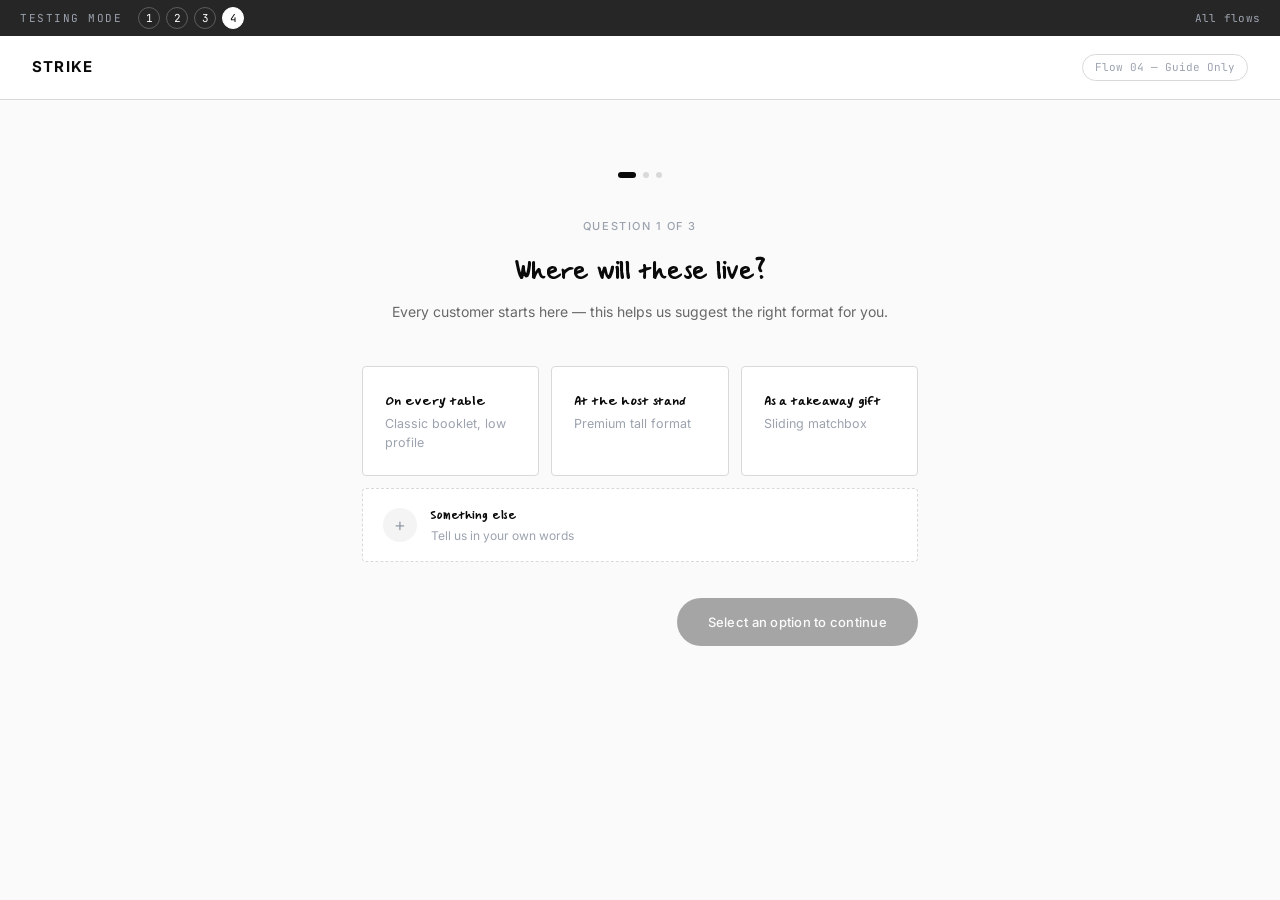
<file: mode-4/index.html>
<!DOCTYPE html>
<html lang="en">
<head>
<meta charset="UTF-8">
<meta name="viewport" content="width=device-width, initial-scale=1.0">
<title>Mode 4 — Guide Only — Strike</title>
<link rel="stylesheet" href="../css/design-system.css">
<style>
  body { padding-top: 64px; background: var(--gray-50); min-height: 100vh; }
  .nav .tag { font-family: var(--font-mono); font-size: 11px; color: var(--gray-400); border: 1px solid var(--gray-300); border-radius: var(--radius-pill); padding: 4px 12px; }

  .stage { max-width: 620px; margin: 0 auto; padding: 72px 32px 100px; }
  .stage-head { text-align: center; margin-bottom: 44px; }
  .stage-head .eyebrow { justify-content: center; display: block; margin-bottom: 14px; }
  .stage-head h1 { font-size: 28px; font-weight: 500; margin-bottom: 10px; }
  .stage-head p { font-size: 14px; color: var(--gray-600); }

  .step-dots { justify-content: center; margin-bottom: 40px; }

  .screen { display: none; }
  .screen.active { display: block; animation: rise .35s ease; }
  @keyframes rise { from { opacity:0; transform:translateY(8px); } to { opacity:1; transform:translateY(0); } }

  /* QUESTIONS */
  .option-grid { display: grid; grid-template-columns: repeat(3, 1fr); gap: 12px; }
  .option-grid.two { grid-template-columns: 1fr 1fr; }
  .option-card .swatch-preview { width: 100%; height: 54px; border-radius: var(--radius-sm); margin-bottom: 14px; }

  .actions-row { display: flex; justify-content: space-between; align-items: center; margin-top: 36px; }
  .actions-row .btn-ghost { padding: 0 14px; }

  /* HANDOFF */
  .handoff { text-align: center; padding: 40px 0; }
  .handoff .spinner { width: 34px; height: 34px; border-radius: 50%; border: 2px solid var(--gray-200); border-top-color: var(--black); margin: 0 auto 22px; animation: spin 0.8s linear infinite; }
  @keyframes spin { to { transform: rotate(360deg); } }

  .field { margin-bottom: 0; }
  .field label { display:block; font-size:11.5px; font-weight:500; color:var(--gray-600); margin-bottom:8px; }
  .field input { width:100%; height:46px; border:1px solid var(--gray-300); border-radius:var(--radius-sm); padding:0 14px; font-family:var(--font); font-size:14px; color:var(--black); background:var(--white); outline:none; transition:border-color var(--ease); }
  .field input:focus { border-color: var(--black); }
  .field-hint { font-size: 11.5px; color: var(--gray-400); margin-top: 8px; }
</style>
</head>
<body>

<nav class="nav">
  <a class="wordmark" href="../index.html">STRIKE</a>
  <div class="nav-right"><span class="tag">Flow 04 — Guide Only</span></div>
</nav>

<div class="stage">

  <div class="step-dots" id="dots">
    <span class="dot active" data-dot="q1"></span>
    <span class="dot" data-dot="q2"></span>
    <span class="dot" data-dot="q3"></span>
  </div>

  <!-- Q1: FORMAT -->
  <div class="screen active" id="screen-q1">
    <div class="stage-head">
      <span class="eyebrow">Question 1 of 3</span>
      <h1>Where will these live?</h1>
      <p>Every customer starts here — this helps us suggest the right format for you.</p>
    </div>
    <div class="option-grid">
      <div class="option-card" data-val="classic" onclick="pickQ1('classic',this)">
        <h4>On every table</h4>
        <p>Classic booklet, low profile</p>
      </div>
      <div class="option-card" data-val="premium" onclick="pickQ1('premium',this)">
        <h4>At the host stand</h4>
        <p>Premium tall format</p>
      </div>
      <div class="option-card" data-val="matchbox" onclick="pickQ1('matchbox',this)">
        <h4>As a takeaway gift</h4>
        <p>Sliding matchbox</p>
      </div>
    </div>
    <div class="custom-row" id="q1CustomRow" onclick="toggleQ1Custom()">
      <span class="custom-row-icon">+</span>
      <div class="custom-row-text">
        <h4>Something else</h4>
        <p>Tell us in your own words</p>
      </div>
    </div>
    <div class="custom-input-wrap" id="q1CustomWrap">
      <input type="text" id="q1CustomText" maxlength="80" placeholder="e.g. On a gift shelf at checkout" oninput="onQ1CustomInput()">
    </div>
    <div class="actions-row">
      <div></div>
      <button class="btn btn-primary" id="q1Continue" disabled onclick="goTo('q2')">Select an option to continue</button>
    </div>
  </div>

  <!-- Q2: MOOD -->
  <div class="screen" id="screen-q2">
    <div class="stage-head">
      <span class="eyebrow">Question 2 of 3</span>
      <h1>Pick your palette</h1>
      <p>Pick the mood that's closest to your space — you can fine-tune the exact color in the builder.</p>
    </div>
    <div class="option-grid two">
      <div class="option-card" data-cover="#1a1a1a" data-finish="matte" onclick="pickQ2('#1a1a1a','matte',this)">
        <div class="swatch-preview" style="background:#1a1a1a"></div>
        <h4>Midnight</h4>
        <p>Dark, moody, matte</p>
      </div>
      <div class="option-card" data-cover="#c8b8a2" data-finish="matte" onclick="pickQ2('#c8b8a2','matte',this)">
        <div class="swatch-preview" style="background:#c8b8a2"></div>
        <h4>Warm Neutral</h4>
        <p>Earthy, inviting, matte</p>
      </div>
      <div class="option-card" data-cover="#ffffff" data-finish="soft" onclick="pickQ2('#ffffff','soft',this)">
        <div class="swatch-preview" style="background:#ffffff;border:1px solid var(--gray-300)"></div>
        <h4>Ivory Minimal</h4>
        <p>Clean, quiet, soft-touch</p>
      </div>
      <div class="option-card" data-cover="#8b2635" data-finish="gloss" onclick="pickQ2('#8b2635','gloss',this)">
        <div class="swatch-preview" style="background:#8b2635"></div>
        <h4>Bold Color</h4>
        <p>Confident, vivid, gloss</p>
      </div>
    </div>
    <div class="custom-row" id="q2CustomRow" onclick="document.getElementById('q2ColorPicker').click()">
      <span class="custom-row-swatch" id="q2CustomSwatch"></span>
      <div class="custom-row-text">
        <h4>Pick a custom color</h4>
        <p>Not seeing your color? Choose exactly</p>
      </div>
    </div>
    <input type="color" id="q2ColorPicker" onchange="pickQ2Custom(this.value)">
    <div class="actions-row">
      <button class="btn btn-ghost" onclick="goTo('q1')">Back</button>
      <button class="btn btn-primary" id="q2Continue" disabled onclick="goTo('q3')">Select a color to continue</button>
    </div>
  </div>

  <!-- Q3: NAME / OPTIONAL -->
  <div class="screen" id="screen-q3">
    <div class="stage-head">
      <span class="eyebrow">Question 3 of 3</span>
      <h1>What should the front say?</h1>
      <p>Your business name or a short line — optional, you can change this later in the builder.</p>
    </div>
    <div class="field">
      <label>Front text</label>
      <input id="q3text" maxlength="22" placeholder="e.g. The Elk">
      <p class="field-hint">Leave blank to decide later in the builder.</p>
    </div>
    <div class="actions-row">
      <button class="btn btn-ghost" onclick="goTo('q2')">Back</button>
      <button class="btn btn-primary" onclick="finishToBuilder()">See my starting point</button>
    </div>
  </div>

  <!-- HANDOFF -->
  <div class="screen" id="screen-handoff">
    <div class="handoff">
      <div class="spinner"></div>
      <p class="fine-print">Setting up your builder…</p>
    </div>
  </div>

</div>

<script>
  const answers = { type: null, cover: null, finish: null, text: '', customFormat: '' };
  const DOT_ORDER = ['q1','q2','q3'];

  function setBtn(id, enabled, label) {
    const btn = document.getElementById(id);
    btn.disabled = !enabled;
    btn.textContent = label;
  }

  function goTo(screen) {
    document.querySelectorAll('.screen').forEach(s=>s.classList.remove('active'));
    document.getElementById('screen-'+screen).classList.add('active');
    const idx = DOT_ORDER.indexOf(screen);
    document.querySelectorAll('.dot').forEach((d)=>{
      d.classList.toggle('active', d.dataset.dot===screen);
      d.classList.toggle('done', idx>=0 && DOT_ORDER.indexOf(d.dataset.dot) < idx);
    });
  }

  function pickQ1(val, el) {
    answers.type = val;
    answers.customFormat = '';
    document.querySelectorAll('#screen-q1 .option-card').forEach(c=>c.classList.remove('selected'));
    el.classList.add('selected');
    document.getElementById('q1CustomRow').classList.remove('selected');
    document.getElementById('q1CustomWrap').classList.remove('active');
    setBtn('q1Continue', true, 'Continue');
  }

  function toggleQ1Custom() {
    document.querySelectorAll('#screen-q1 .option-card').forEach(c=>c.classList.remove('selected'));
    document.getElementById('q1CustomRow').classList.add('selected');
    document.getElementById('q1CustomWrap').classList.add('active');
    document.getElementById('q1CustomText').focus();
    onQ1CustomInput();
  }
  function onQ1CustomInput() {
    const text = document.getElementById('q1CustomText').value.trim();
    answers.type = null;
    answers.customFormat = text;
    setBtn('q1Continue', !!text, text ? 'Continue' : 'Select an option to continue');
  }

  function pickQ2(cover, finish, el) {
    answers.cover = cover; answers.finish = finish;
    document.querySelectorAll('#screen-q2 .option-card').forEach(c=>c.classList.remove('selected'));
    el.classList.add('selected');
    document.getElementById('q2CustomRow').classList.remove('selected');
    setBtn('q2Continue', true, 'Continue');
  }
  function pickQ2Custom(hex) {
    answers.cover = hex; answers.finish = 'matte';
    document.querySelectorAll('#screen-q2 .option-card').forEach(c=>c.classList.remove('selected'));
    document.getElementById('q2CustomRow').classList.add('selected');
    document.getElementById('q2CustomSwatch').style.background = hex;
    setBtn('q2Continue', true, 'Continue');
  }

  function finishToBuilder() {
    answers.text = document.getElementById('q3text').value.trim();
    goTo('handoff');
    const params = new URLSearchParams();
    params.set('mode', '4');
    if (answers.type)   params.set('type', answers.type);
    if (answers.cover)  params.set('cover', answers.cover);
    if (answers.finish) params.set('finish', answers.finish);
    if (answers.text)   params.set('fl1', answers.text);
    if (answers.customFormat) params.set('note', 'Wants: ' + answers.customFormat);
    setTimeout(()=>{
      window.location.href = '../configurator.html?' + params.toString();
    }, 700);
  }
</script>
<script src="../js/testing-bar.js"></script>
</body>
</html>
</file>
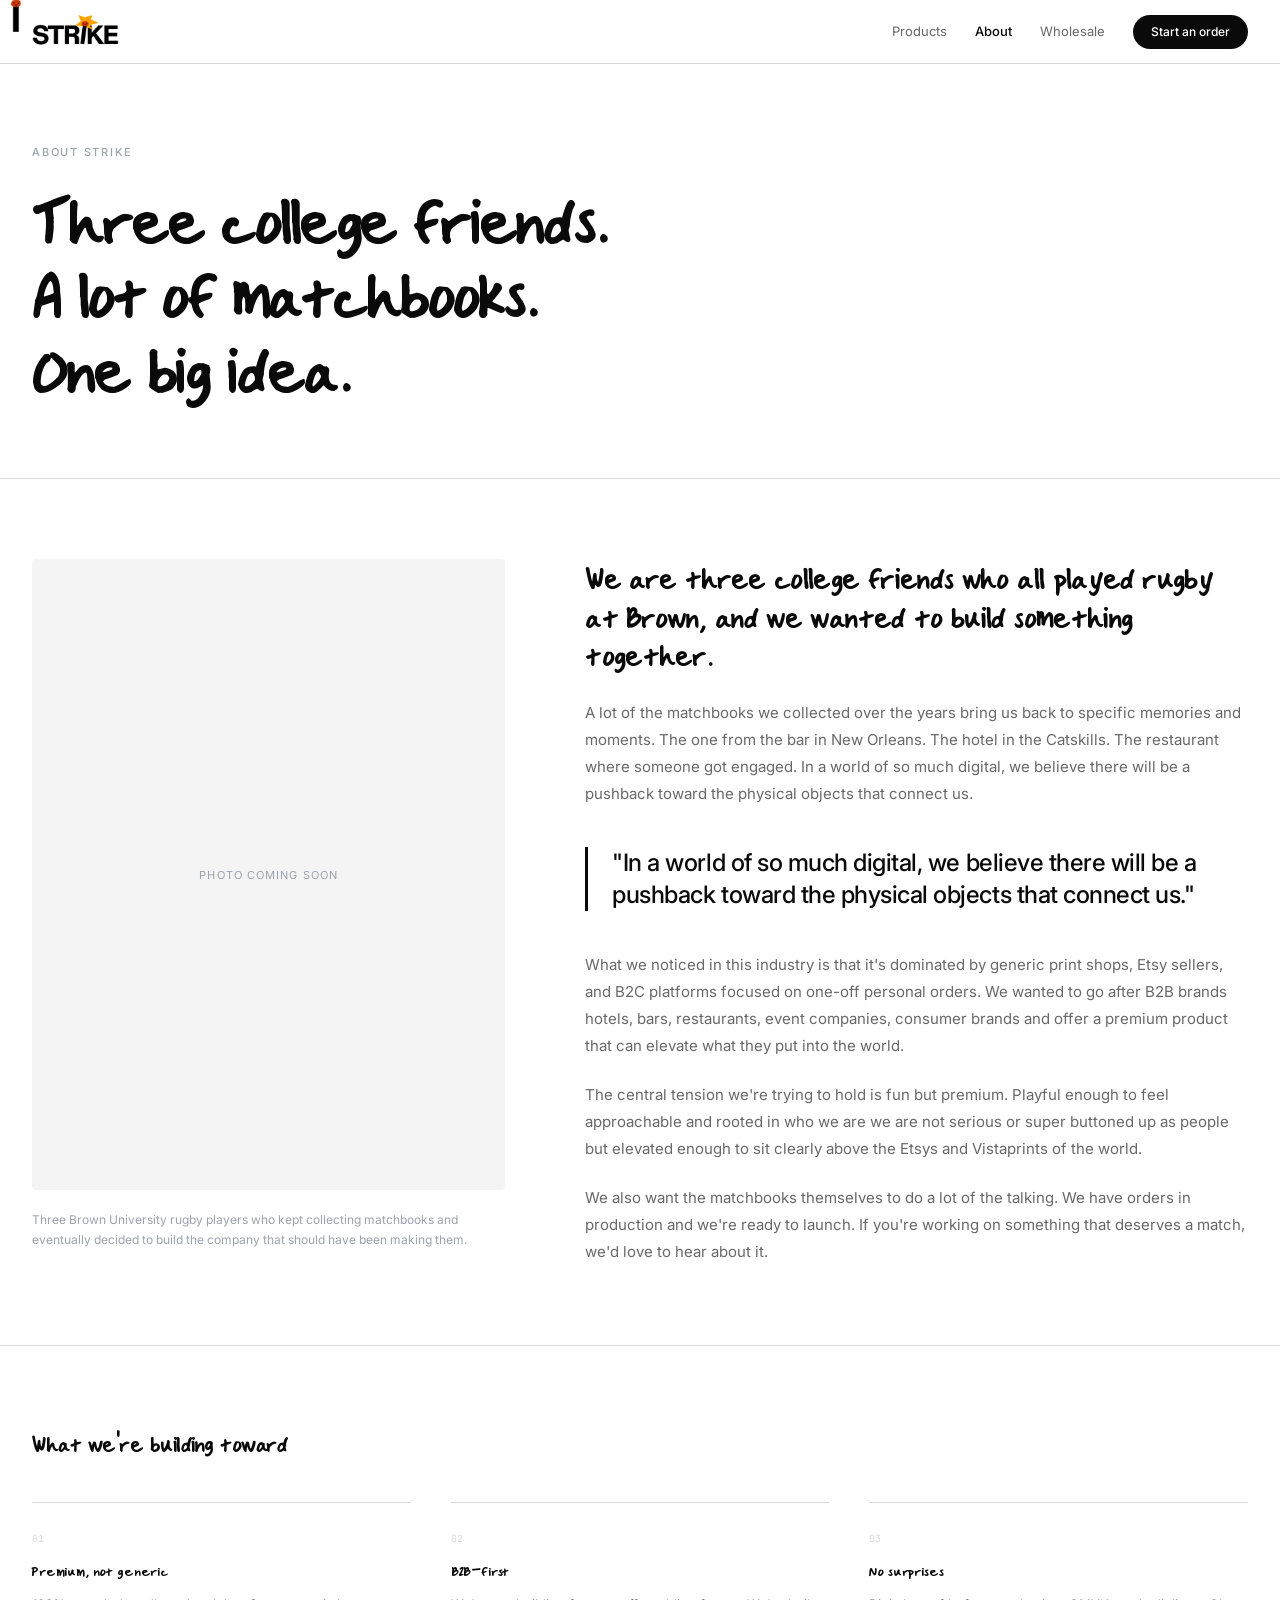
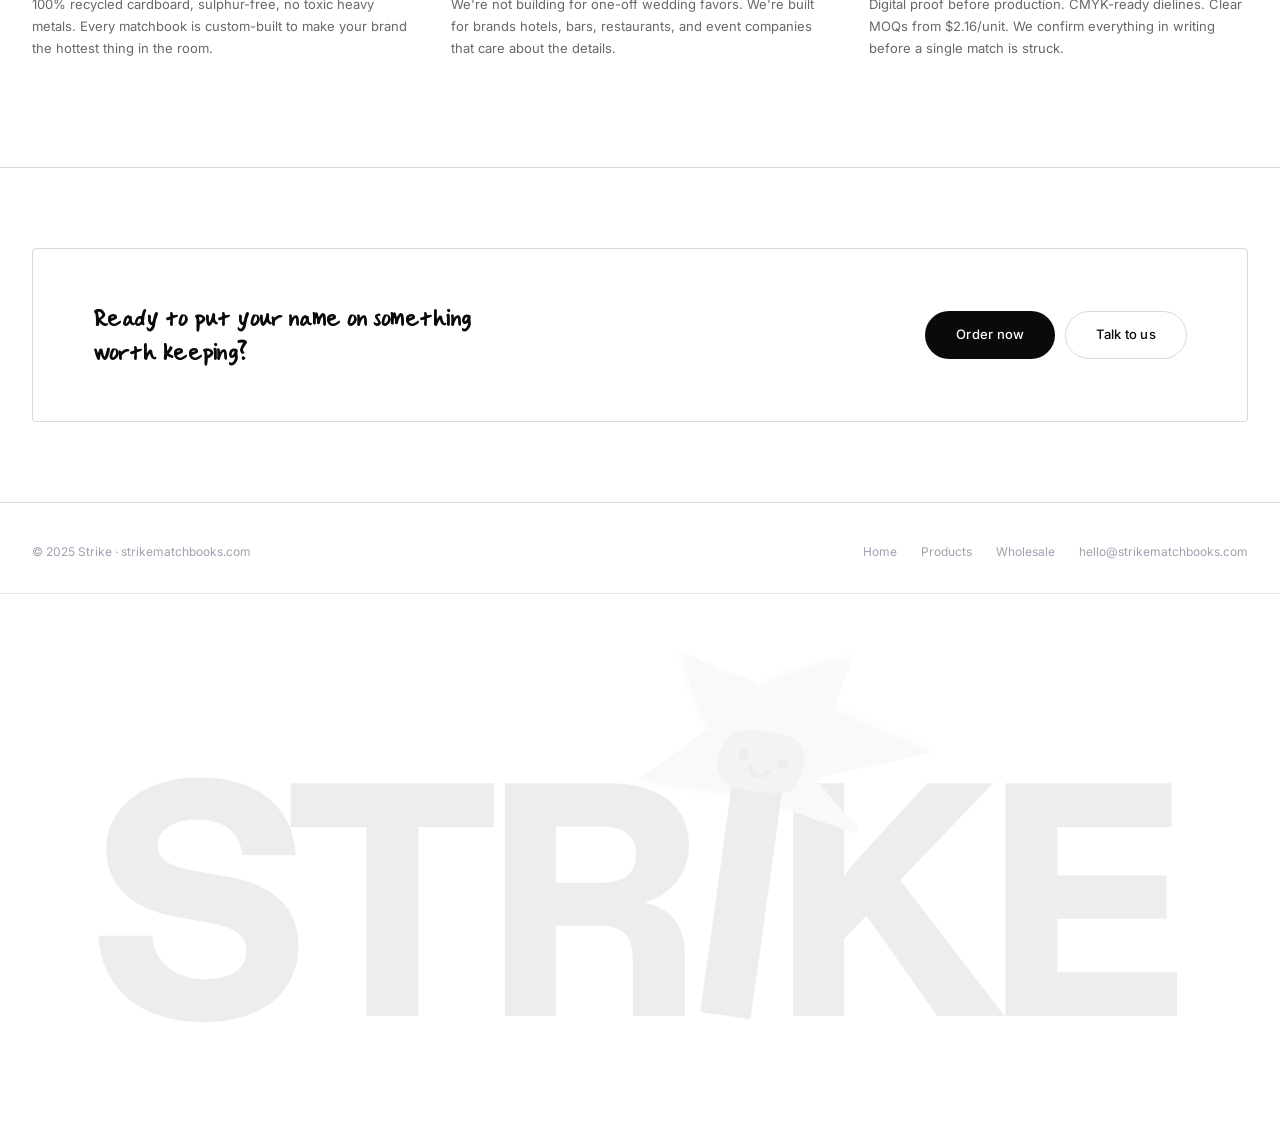
<file: about.html>
<!DOCTYPE html>
<html lang="en">
<head>
<meta charset="UTF-8">
<meta name="viewport" content="width=device-width, initial-scale=1.0">
<title>About Strike Matchbooks</title>
<link rel="stylesheet" href="css/design-system.css">
<style>
  body { padding-top: 64px; overflow-x: hidden; }

  .nav-links { display: flex; align-items: center; gap: 28px; font-size: 13px; color: var(--gray-600); }
  .nav-links a { transition: color var(--ease); }
  .nav-links a:hover { color: var(--black); }
  .nav-cta { background: var(--black); color: #fff !important; padding: 8px 18px; border-radius: var(--radius-pill); font-size: 12px; font-weight: 500; }
  .nav-cta:hover { background: var(--gray-800) !important; }

  .about-hero { padding: 80px 0 72px; border-bottom: 1px solid var(--gray-300); }
  .about-hero .eyebrow { font-size: 11px; font-weight: 500; letter-spacing: .16em; text-transform: uppercase; color: var(--gray-400); margin-bottom: 22px; }
  .about-hero h1 { font-size: clamp(36px, 5.5vw, 72px); font-weight: 500; letter-spacing: -.03em; line-height: 1.06; max-width: 820px; }

  .about-body { padding: 80px 0; border-bottom: 1px solid var(--gray-300); }
  .about-grid { display: grid; grid-template-columns: 5fr 7fr; gap: 80px; align-items: start; }

  .about-sidebar { position: sticky; top: 88px; }
  .sidebar-img { aspect-ratio: 3/4; background: var(--gray-100); border-radius: var(--radius-sm); display: flex; align-items: center; justify-content: center; margin-bottom: 20px; }
  .sidebar-img span { font-size: 11px; color: var(--gray-400); letter-spacing: .1em; text-transform: uppercase; }
  .sidebar-caption { font-size: 12px; color: var(--gray-400); line-height: 1.6; }

  .about-prose h2 { font-size: clamp(22px, 3vw, 32px); font-weight: 500; letter-spacing: -.02em; line-height: 1.2; margin-bottom: 24px; margin-top: 0; }
  .about-prose p { font-size: 15px; color: var(--gray-600); line-height: 1.8; margin-bottom: 22px; }
  .about-prose p:last-of-type { margin-bottom: 0; }
  .about-prose .pull-quote { font-size: clamp(18px, 2.5vw, 24px); font-weight: 500; letter-spacing: -.02em; line-height: 1.35; color: var(--black); border-left: 3px solid var(--black); padding-left: 24px; margin: 40px 0; }

  .values-strip { padding: 80px 0; border-bottom: 1px solid var(--gray-300); }
  .values-strip h2 { font-size: 24px; font-weight: 500; letter-spacing: -.02em; margin-bottom: 40px; }
  .values-grid { display: grid; grid-template-columns: repeat(3, 1fr); gap: 40px; }
  .value-card { padding: 28px 0; border-top: 1px solid var(--gray-300); }
  .value-card .vn { font-family: var(--font-mono); font-size: 10px; color: var(--gray-300); margin-bottom: 14px; }
  .value-card h3 { font-size: 15px; font-weight: 500; margin-bottom: 10px; }
  .value-card p { font-size: 13px; color: var(--gray-600); line-height: 1.7; }

  .cta-strip { padding: 80px 0; }
  .cta-inner { border: 1px solid var(--gray-300); border-radius: var(--radius-sm); padding: 52px 60px; display: flex; align-items: center; justify-content: space-between; gap: 40px; }
  .cta-inner h2 { font-size: 26px; font-weight: 500; letter-spacing: -.02em; max-width: 440px; line-height: 1.3; }
  .cta-btns { display: flex; gap: 10px; flex-shrink: 0; }

  footer { border-top: 1px solid var(--gray-300); padding: 40px 0; }
  .footer-inner { display: flex; justify-content: space-between; align-items: center; font-size: 12px; color: var(--gray-400); }
  .footer-links { display: flex; gap: 24px; }
  .footer-links a:hover { color: var(--black); }

  @media (max-width: 860px) {
    .about-grid { grid-template-columns: 1fr; gap: 40px; }
    .about-sidebar { position: static; }
    .sidebar-img { display: none; }
    .values-grid { grid-template-columns: 1fr; gap: 0; }
    .cta-inner { flex-direction: column; padding: 36px 28px; }
    .footer-inner { flex-direction: column; gap: 12px; }
  }
</style>
</head>
<body>

<nav class="nav">
  <a class="wordmark" href="index.html" style="padding:0"><img src="img/logo.webp" alt="Strike" style="height:38px;display:block;"></a>
  <div class="nav-links">
    <a href="products.html">Products</a>
    <a href="about.html" style="color:var(--black);font-weight:500;">About</a>
    <a href="wholesale.html">Wholesale</a>
    <a href="products.html#order" class="nav-cta">Start an order</a>
  </div>
</nav>

<!-- HERO -->
<header class="about-hero">
  <div class="container">
    <div class="eyebrow">About Strike</div>
    <h1>Three college friends.<br>A lot of matchbooks.<br>One big idea.</h1>
  </div>
</header>

<!-- STORY -->
<section class="about-body">
  <div class="container">
    <div class="about-grid">

      <div class="about-sidebar">
        <div class="sidebar-img"><span>Photo coming soon</span></div>
        <p class="sidebar-caption">Three Brown University rugby players who kept collecting matchbooks and eventually decided to build the company that should have been making them.</p>
      </div>

      <div class="about-prose">
        <h2>We are three college friends who all played rugby at Brown, and we wanted to build something together.</h2>

        <p>A lot of the matchbooks we collected over the years bring us back to specific memories and moments. The one from the bar in New Orleans. The hotel in the Catskills. The restaurant where someone got engaged. In a world of so much digital, we believe there will be a pushback toward the physical objects that connect us.</p>

        <div class="pull-quote">"In a world of so much digital, we believe there will be a pushback toward the physical objects that connect us."</div>

        <p>What we noticed in this industry is that it's dominated by generic print shops, Etsy sellers, and B2C platforms focused on one-off personal orders. We wanted to go after B2B brands hotels, bars, restaurants, event companies, consumer brands and offer a premium product that can elevate what they put into the world.</p>

        <p>The central tension we're trying to hold is fun but premium. Playful enough to feel approachable and rooted in who we are we are not serious or super buttoned up as people but elevated enough to sit clearly above the Etsys and Vistaprints of the world.</p>

        <p>We also want the matchbooks themselves to do a lot of the talking. We have orders in production and we're ready to launch. If you're working on something that deserves a match, we'd love to hear about it.</p>
      </div>

    </div>
  </div>
</section>

<!-- VALUES -->
<section class="values-strip">
  <div class="container">
    <h2>What we're building toward</h2>
    <div class="values-grid">
      <div class="value-card">
        <div class="vn">01</div>
        <h3>Premium, not generic</h3>
        <p>100% recycled cardboard, sulphur-free, no toxic heavy metals. Every matchbook is custom-built to make your brand the hottest thing in the room.</p>
      </div>
      <div class="value-card">
        <div class="vn">02</div>
        <h3>B2B-first</h3>
        <p>We're not building for one-off wedding favors. We're built for brands hotels, bars, restaurants, and event companies that care about the details.</p>
      </div>
      <div class="value-card">
        <div class="vn">03</div>
        <h3>No surprises</h3>
        <p>Digital proof before production. CMYK-ready dielines. Clear MOQs from $2.16/unit. We confirm everything in writing before a single match is struck.</p>
      </div>
    </div>
  </div>
</section>

<!-- CTA -->
<section class="cta-strip">
  <div class="container">
    <div class="cta-inner">
      <h2>Ready to put your name on something worth keeping?</h2>
      <div class="cta-btns">
        <a href="products.html#order" class="btn btn-primary">Order now</a>
        <a href="wholesale.html" class="btn btn-secondary">Talk to us</a>
      </div>
    </div>
  </div>
</section>

<footer>
  <div class="container footer-inner">
    <span>© 2025 Strike · strikematchbooks.com</span>
    <div class="footer-links">
      <a href="index.html">Home</a>
      <a href="products.html">Products</a>
      <a href="wholesale.html">Wholesale</a>
      <a href="mailto:hello@strikematchbooks.com">hello@strikematchbooks.com</a>
    </div>
  </div>
  <div style="overflow:hidden;padding:32px 0 0;border-top:1px solid var(--gray-200);margin-top:32px;">
    <div class="footer-logo-stamp" style="position:relative;width:90%;max-width:1100px;margin:0 auto;">
      <img src="img/logo.webp" alt="Strike" style="display:block;width:100%;opacity:0.07;filter:grayscale(1);">
      <img src="img/logo.webp" aria-hidden="true" class="footer-logo-lit" style="position:absolute;top:0;left:0;width:100%;opacity:0;transition:opacity .35s ease;clip-path:inset(-40% 38% -5% 50%);">
    </div>
  </div>
  <style>
    .footer-logo-stamp:hover .footer-logo-lit { opacity: 1; }
  </style>
</footer>

<script src="js/cursor.js"></script>
</body>
</html>
</file>
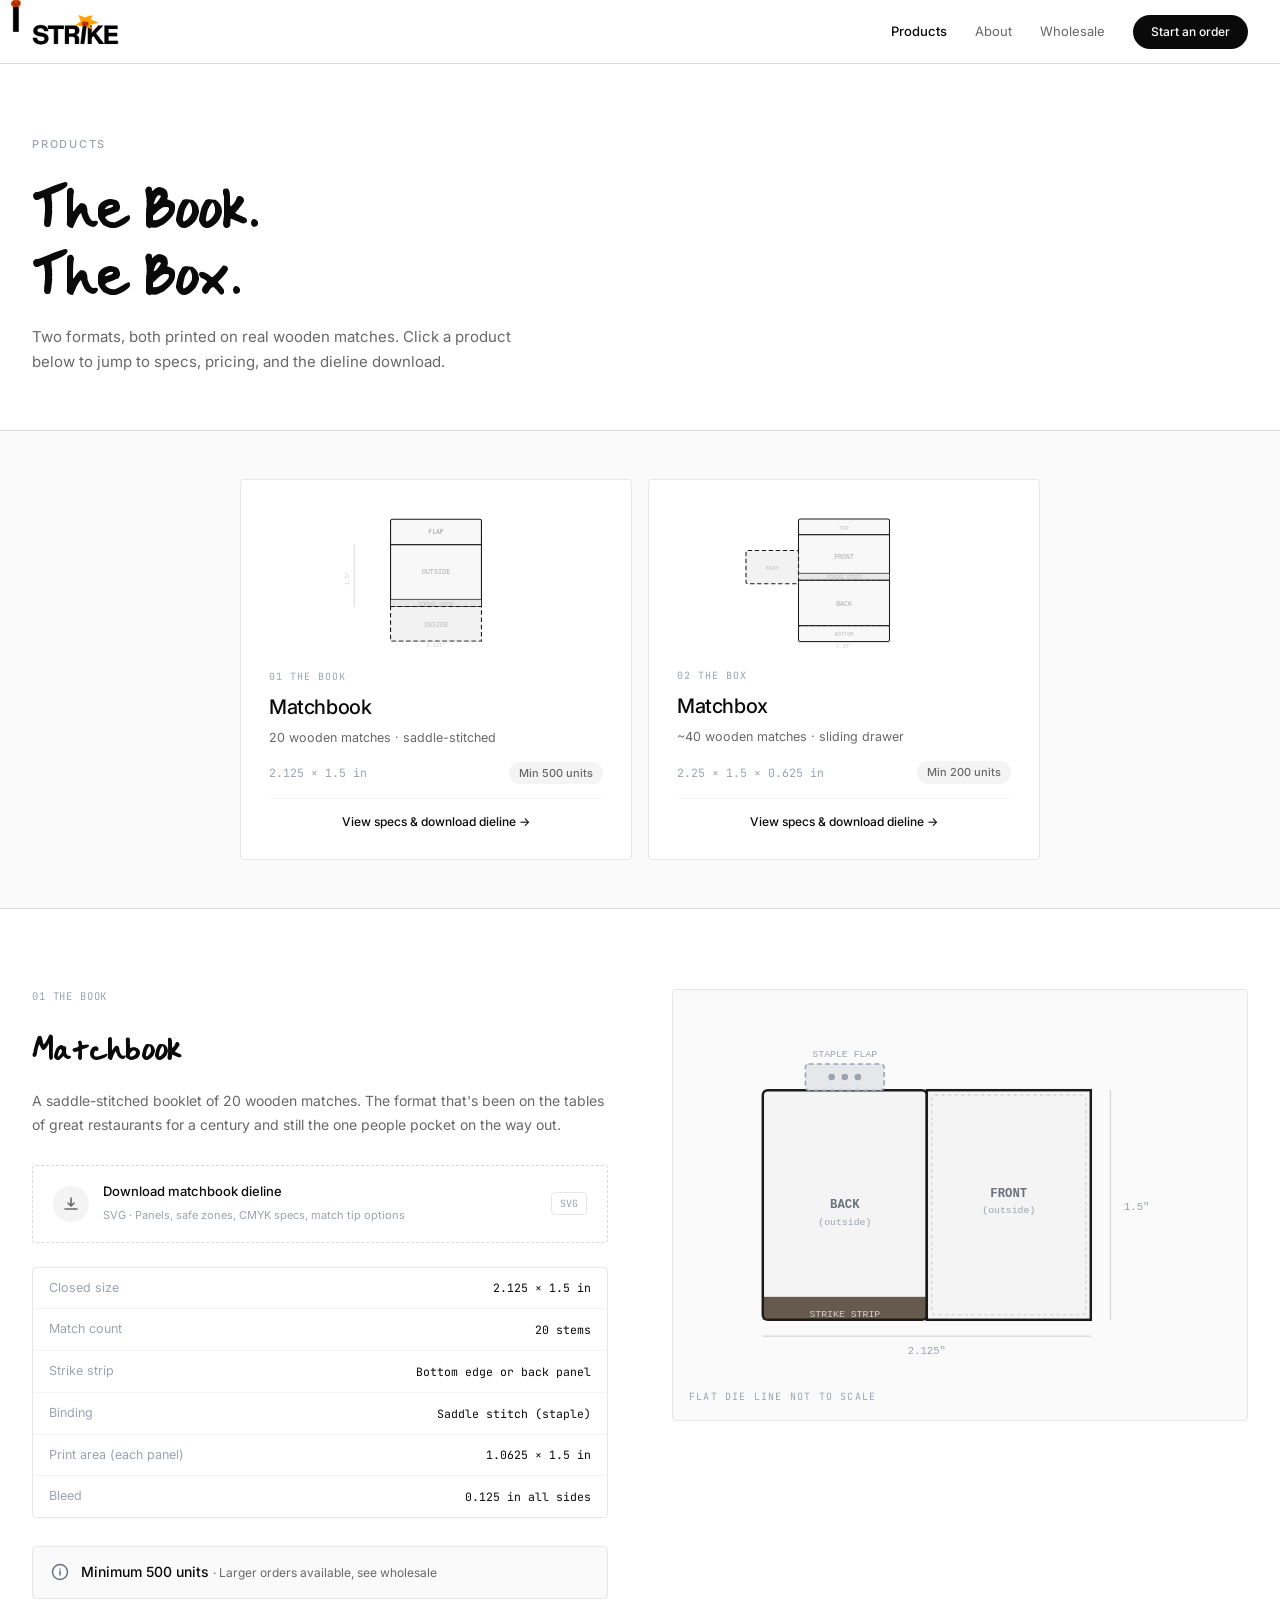
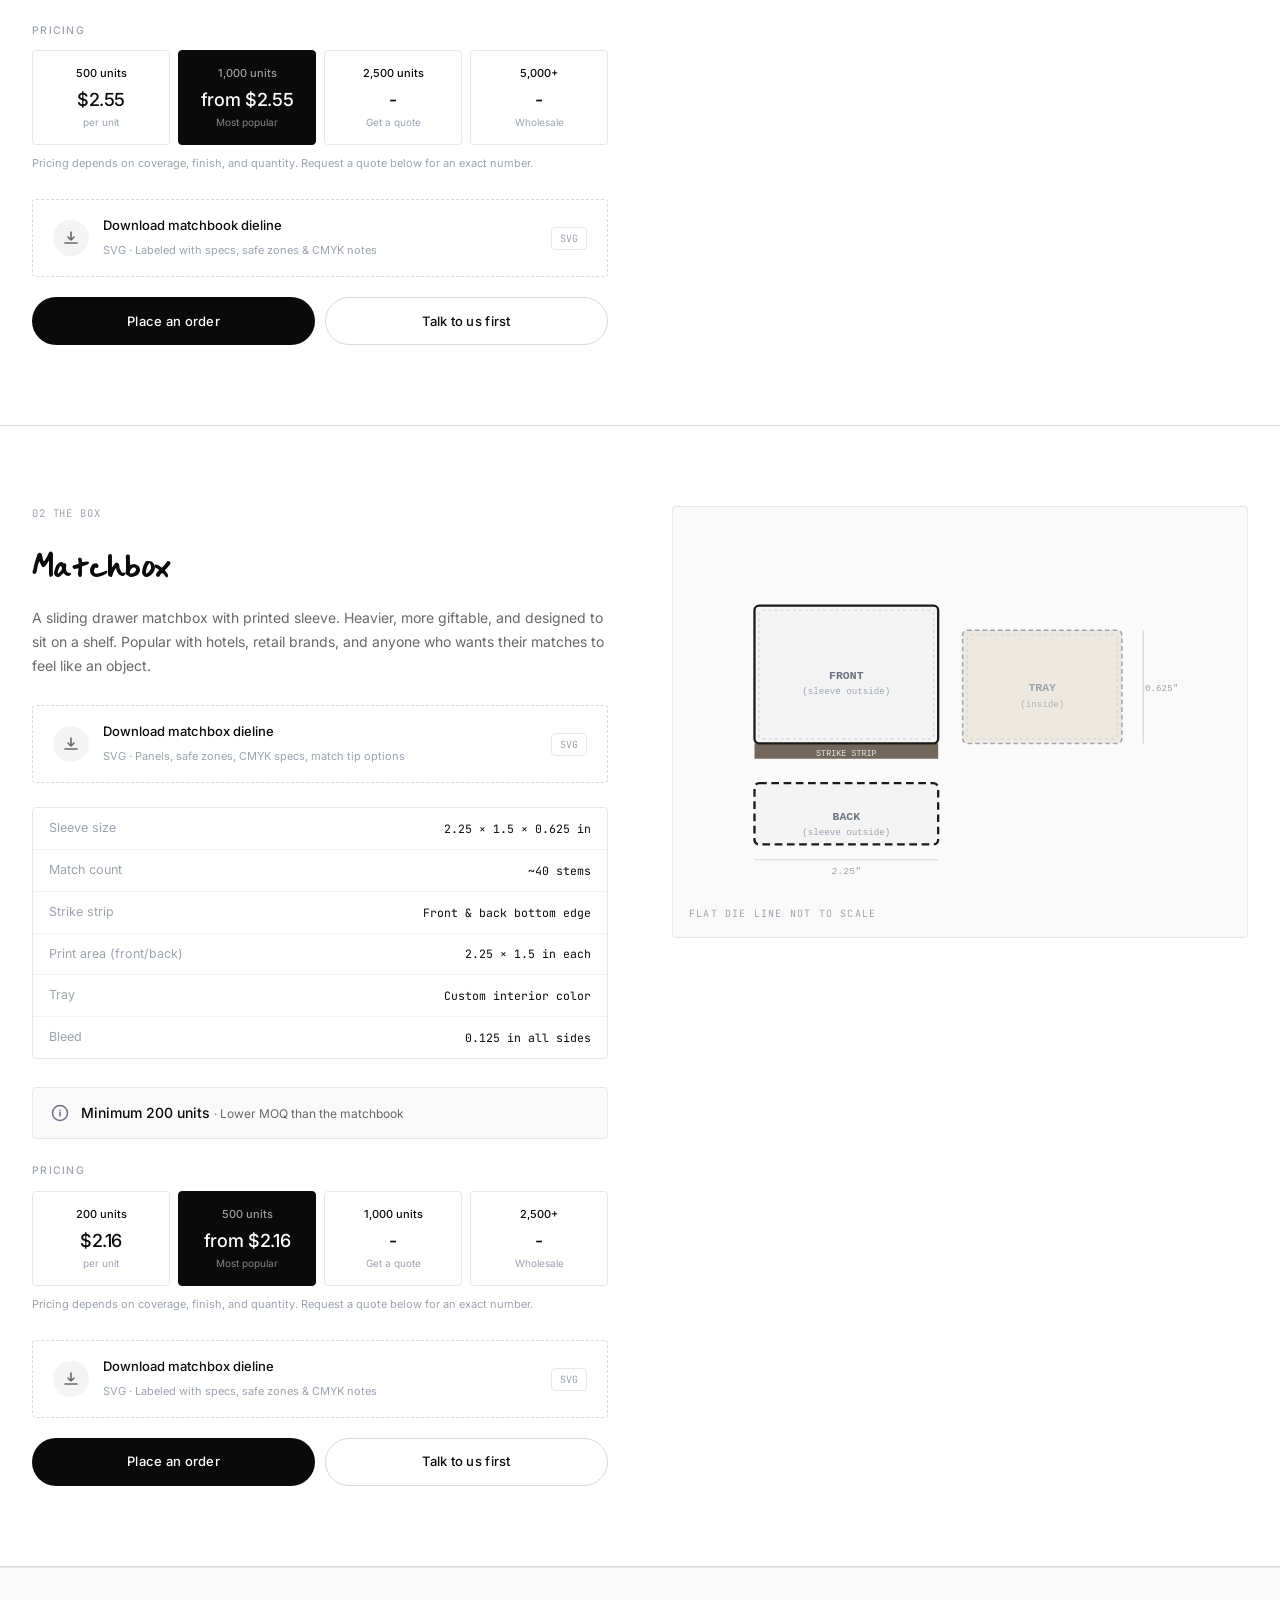
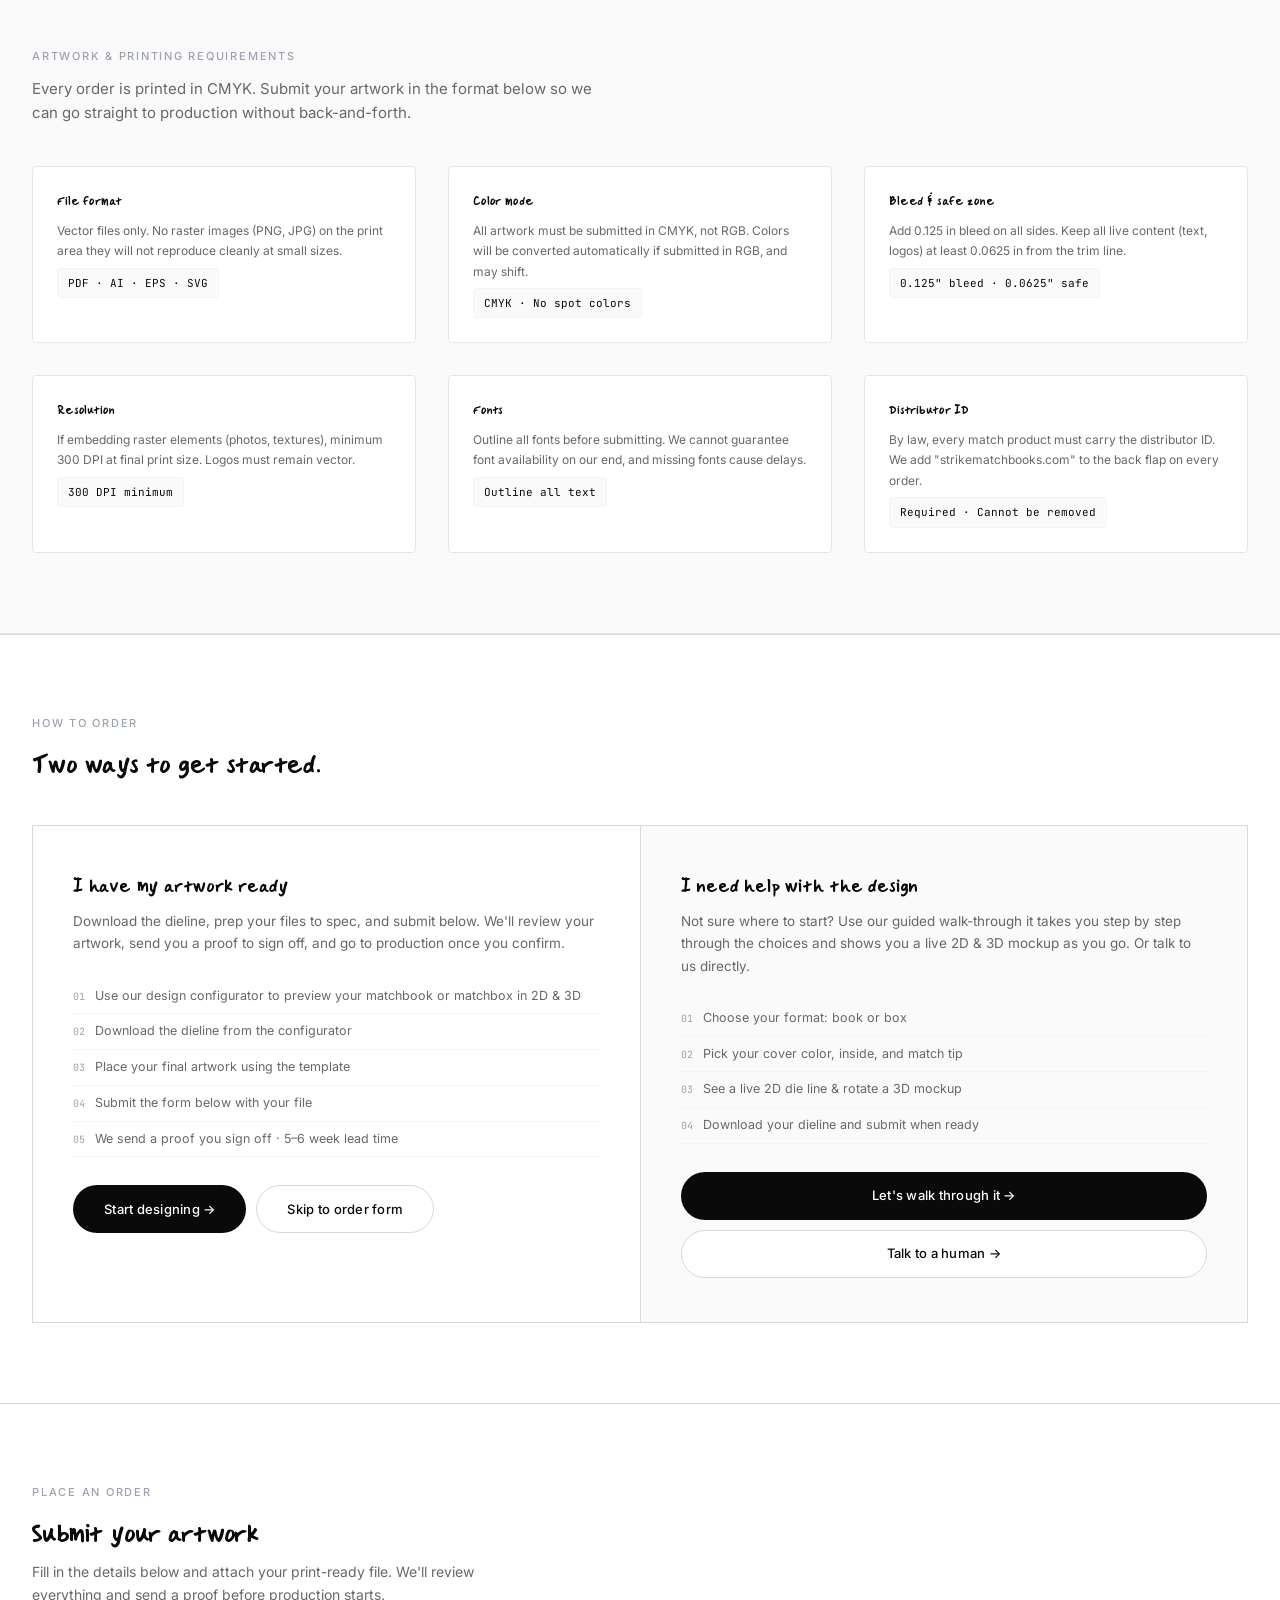
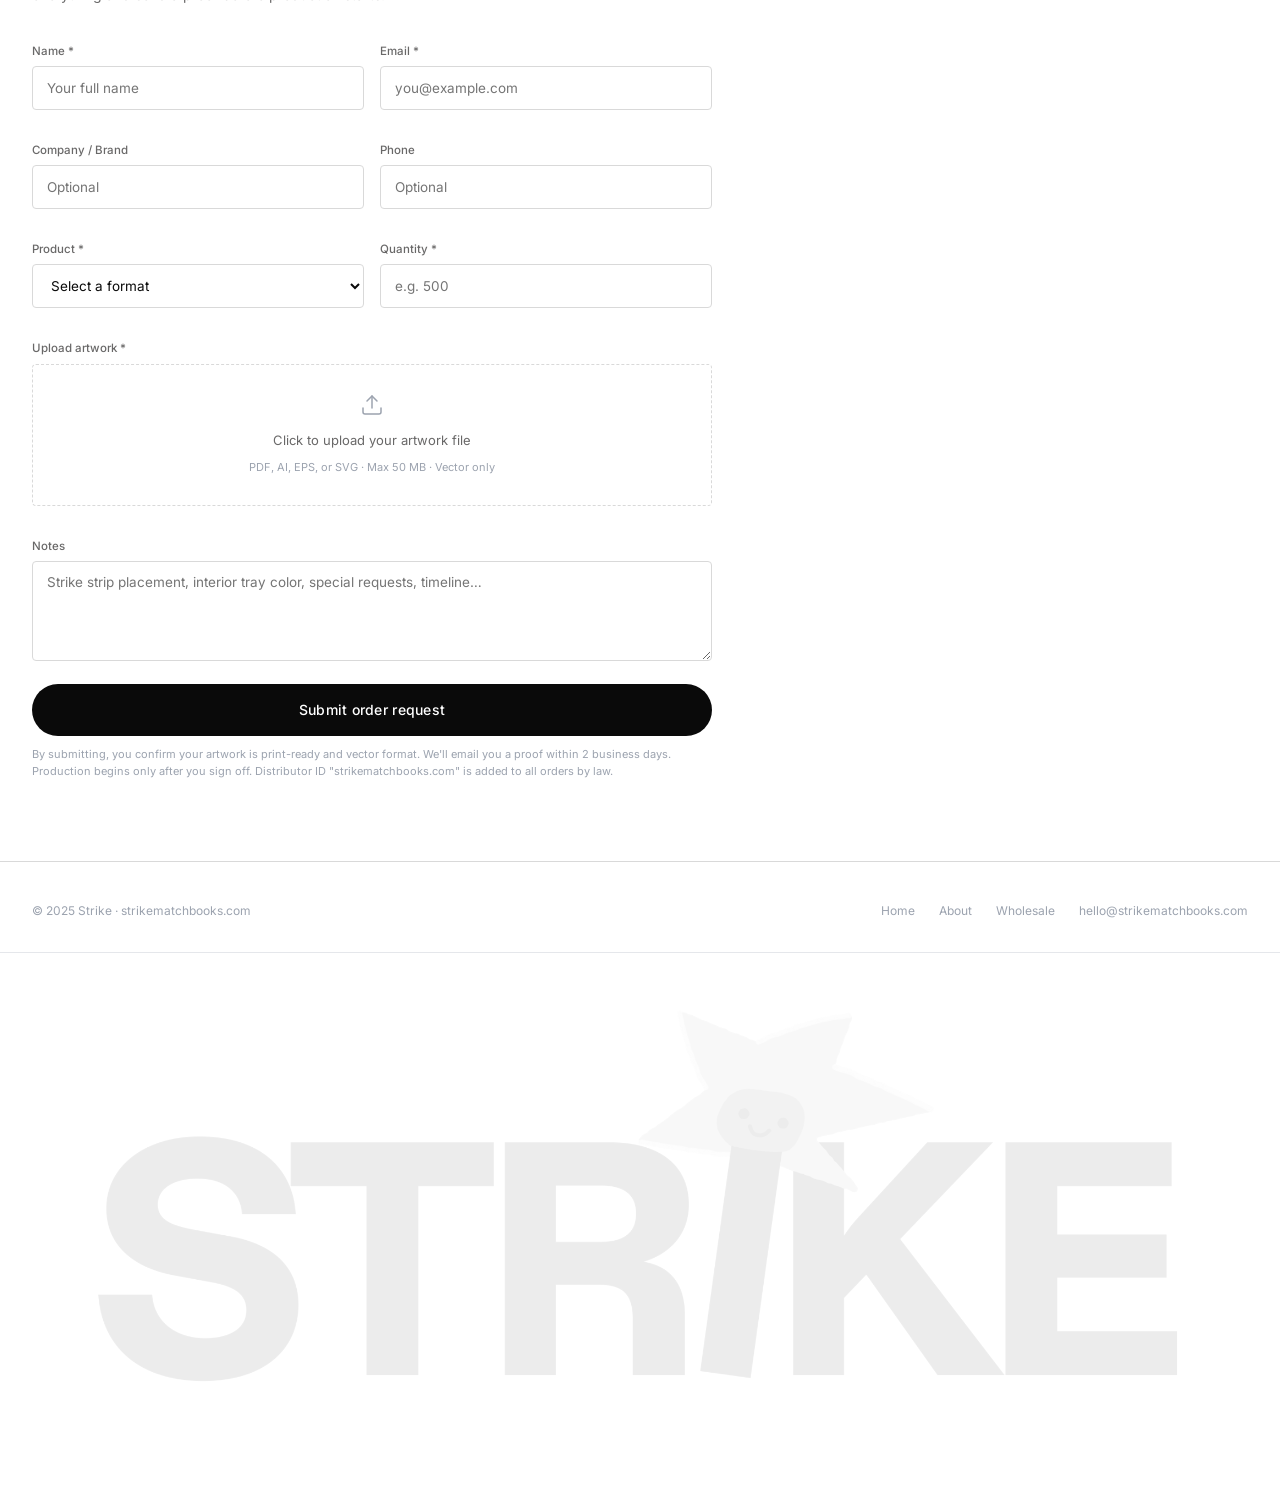
<file: products.html>
<!DOCTYPE html>
<html lang="en">
<head>
<meta charset="UTF-8">
<meta name="viewport" content="width=device-width, initial-scale=1.0">
<title>Products Strike Matchbooks &amp; Matchboxes</title>
<link rel="stylesheet" href="css/design-system.css">
<style>
  body { padding-top: 64px; overflow-x: hidden; }

  .nav-links { display: flex; align-items: center; gap: 28px; font-size: 13px; color: var(--gray-600); }
  .nav-links a { transition: color var(--ease); }
  .nav-links a:hover { color: var(--black); }
  .nav-cta { background: var(--black); color: #fff !important; padding: 8px 18px; border-radius: var(--radius-pill); font-size: 12px; font-weight: 500; }
  .nav-cta:hover { background: var(--gray-800) !important; }

  .page-header { padding: 72px 0 56px; border-bottom: 1px solid var(--gray-300); }
  .page-header .eyebrow { font-size: 11px; font-weight: 500; letter-spacing: .16em; text-transform: uppercase; color: var(--gray-400); margin-bottom: 20px; }
  .page-header h1 { font-size: clamp(32px, 5vw, 64px); font-weight: 500; letter-spacing: -.03em; line-height: 1.05; margin-bottom: 18px; }
  .page-header p { font-size: 15px; color: var(--gray-600); max-width: 520px; line-height: 1.65; }

  /* PRODUCT SECTIONS */
  .product-section { padding: 80px 0; border-bottom: 1px solid var(--gray-300); }
  .product-section:last-of-type { border-bottom: none; }
  .product-layout { display: grid; grid-template-columns: 1fr 1fr; gap: 64px; align-items: start; }
  .product-layout.reverse { direction: rtl; }
  .product-layout.reverse > * { direction: ltr; }

  .product-visual { aspect-ratio: 4/3; background: var(--gray-50); border: 1px solid var(--gray-200); border-radius: var(--radius-sm); display: flex; align-items: center; justify-content: center; position: relative; overflow: hidden; }
  .product-visual svg { max-width: 80%; max-height: 80%; }
  .product-visual .vis-label { position: absolute; bottom: 16px; left: 16px; font-size: 10px; letter-spacing: .12em; text-transform: uppercase; color: var(--gray-400); font-family: var(--font-mono); }

  .product-info .tag { font-family: var(--font-mono); font-size: 10.5px; color: var(--gray-400); letter-spacing: .08em; text-transform: uppercase; margin-bottom: 16px; }
  .product-info h2 { font-size: 36px; font-weight: 500; letter-spacing: -.02em; margin-bottom: 14px; }
  .product-info .desc { font-size: 14px; color: var(--gray-600); line-height: 1.7; margin-bottom: 28px; }

  .spec-table { border: 1px solid var(--gray-200); border-radius: var(--radius-sm); overflow: hidden; margin-bottom: 28px; }
  .spec-row { display: flex; justify-content: space-between; align-items: center; padding: 11px 16px; border-bottom: 1px solid var(--gray-100); font-size: 12.5px; }
  .spec-row:last-child { border-bottom: none; }
  .spec-row .sk { color: var(--gray-400); }
  .spec-row .sv { font-family: var(--font-mono); font-size: 11.5px; color: var(--black); text-align: right; }

  .moq-callout { background: var(--gray-50); border: 1px solid var(--gray-200); border-radius: var(--radius-sm); padding: 14px 18px; margin-bottom: 24px; display: flex; align-items: center; gap: 12px; }
  .moq-callout strong { font-size: 14px; font-weight: 500; }
  .moq-callout span { font-size: 12px; color: var(--gray-600); }

  /* PRICING */
  .pricing-section { margin-bottom: 28px; }
  .pricing-label { font-size: 10.5px; font-weight: 500; letter-spacing: .12em; text-transform: uppercase; color: var(--gray-400); margin-bottom: 12px; }
  .pricing-tiers { display: grid; grid-template-columns: repeat(4, 1fr); gap: 8px; }
  .tier { border: 1px solid var(--gray-200); border-radius: var(--radius-sm); padding: 14px 12px; text-align: center; }
  .tier .qty { font-size: 11px; font-weight: 500; color: var(--black); margin-bottom: 4px; }
  .tier .price { font-size: 18px; font-weight: 500; letter-spacing: -.02em; }
  .tier .price-sub { font-size: 10px; color: var(--gray-400); margin-top: 2px; }
  .tier.featured { border-color: var(--black); background: var(--black); color: white; }
  .tier.featured .qty { color: rgba(255,255,255,.6); }
  .tier.featured .price-sub { color: rgba(255,255,255,.5); }

  .product-actions { display: flex; flex-direction: column; gap: 10px; }
  .action-row { display: flex; gap: 10px; }
  .action-row .btn { flex: 1; text-align: center; }

  .dieline-download { border: 1px dashed var(--gray-300); border-radius: var(--radius-sm); padding: 16px 20px; display: flex; align-items: center; gap: 14px; cursor: pointer; transition: border-color var(--ease); text-decoration: none; color: inherit; }
  .dieline-download:hover { border-color: var(--black); }
  .dieline-download .dl-icon { width: 36px; height: 36px; border-radius: 50%; background: var(--gray-100); display: flex; align-items: center; justify-content: center; flex-shrink: 0; }
  .dieline-download .dl-text strong { display: block; font-size: 13px; font-weight: 500; margin-bottom: 2px; }
  .dieline-download .dl-text span { font-size: 11px; color: var(--gray-400); }
  .dieline-download .dl-badge { margin-left: auto; font-size: 10px; font-family: var(--font-mono); color: var(--gray-400); border: 1px solid var(--gray-200); padding: 3px 8px; border-radius: 4px; }

  /* PRINTING SPECS */
  .specs-section { padding: 80px 0; background: var(--gray-50); border-top: 1px solid var(--gray-200); border-bottom: 1px solid var(--gray-200); }
  .specs-grid { display: grid; grid-template-columns: repeat(3, 1fr); gap: 32px; margin-top: 40px; }
  .spec-card { background: var(--white); border: 1px solid var(--gray-200); border-radius: var(--radius-sm); padding: 24px; }
  .spec-card h4 { font-size: 13px; font-weight: 500; margin-bottom: 10px; }
  .spec-card p { font-size: 12px; color: var(--gray-600); line-height: 1.7; }
  .spec-card .mono { font-family: var(--font-mono); font-size: 11px; background: var(--gray-50); border: 1px solid var(--gray-100); padding: 6px 10px; border-radius: 4px; display: inline-block; margin-top: 6px; }

  /* ORDER SECTION */
  .order-section { padding: 80px 0; border-top: 1px solid var(--gray-300); }
  .order-split { display: grid; grid-template-columns: 1fr 1fr; gap: 1px; background: var(--gray-300); border: 1px solid var(--gray-300); margin-top: 40px; }
  .order-path { background: var(--white); padding: 44px 40px; }
  .order-path h3 { font-size: 20px; font-weight: 500; margin-bottom: 10px; }
  .order-path p { font-size: 13.5px; color: var(--gray-600); line-height: 1.65; margin-bottom: 24px; }
  .order-path .steps { list-style: none; margin-bottom: 28px; }
  .order-path .steps li { font-size: 12.5px; color: var(--gray-600); padding: 8px 0; border-bottom: 1px solid var(--gray-100); display: flex; gap: 10px; align-items: baseline; }
  .order-path .steps li .n { font-family: var(--font-mono); font-size: 10px; color: var(--gray-400); flex-shrink: 0; }

  /* ORDER FORM */
  .order-form-section { padding: 80px 0; border-top: 1px solid var(--gray-300); }
  .order-form-wrap { max-width: 680px; }
  .form-grid { display: grid; grid-template-columns: 1fr 1fr; gap: 16px; }
  .form-field { margin-bottom: 16px; }
  .form-field label { display: block; font-size: 11.5px; font-weight: 500; color: var(--gray-600); margin-bottom: 6px; }
  .form-field input, .form-field select, .form-field textarea {
    width: 100%; height: 44px; border: 1px solid var(--gray-300); border-radius: var(--radius-sm);
    padding: 0 14px; font-family: var(--font); font-size: 13.5px; color: var(--black);
    background: var(--white); transition: border-color var(--ease); outline: none;
  }
  .form-field input:focus, .form-field select:focus, .form-field textarea:focus { border-color: var(--black); }
  .form-field textarea { height: 100px; padding: 12px 14px; resize: vertical; }
  .form-field.full { grid-column: 1 / -1; }
  .file-upload-zone { border: 1.5px dashed var(--gray-300); border-radius: var(--radius-sm); padding: 28px; text-align: center; cursor: pointer; transition: border-color var(--ease); }
  .file-upload-zone:hover { border-color: var(--black); }
  .file-upload-zone p { font-size: 13px; color: var(--gray-600); margin-bottom: 4px; }
  .file-upload-zone span { font-size: 11px; color: var(--gray-400); }
  .form-submit-note { font-size: 11px; color: var(--gray-400); margin-top: 10px; line-height: 1.6; }

  /* FOOTER */
  footer { border-top: 1px solid var(--gray-300); padding: 40px 0; }
  .footer-inner { display: flex; justify-content: space-between; align-items: center; font-size: 12px; color: var(--gray-400); }
  .footer-links { display: flex; gap: 24px; }
  .footer-links a:hover { color: var(--black); }

  @media (max-width: 860px) {
    .product-layout { grid-template-columns: 1fr; gap: 32px; }
    .product-layout.reverse { direction: ltr; }
    .pricing-tiers { grid-template-columns: repeat(2, 1fr); }
    .specs-grid { grid-template-columns: 1fr; }
    .order-split { grid-template-columns: 1fr; }
    .form-grid { grid-template-columns: 1fr; }
    .footer-inner { flex-direction: column; gap: 12px; }
  }
</style>
</head>
<body>

<nav class="nav">
  <a class="wordmark" href="index.html" style="padding:0"><img src="img/logo.webp" alt="Strike" style="height:38px;display:block;"></a>
  <div class="nav-links">
    <a href="products.html" style="color:var(--black);font-weight:500;">Products</a>
    <a href="about.html">About</a>
    <a href="wholesale.html">Wholesale</a>
    <a href="#order" class="nav-cta">Start an order</a>
  </div>
</nav>

<!-- PAGE HEADER -->
<header class="page-header">
  <div class="container">
    <div class="eyebrow">Products</div>
    <h1>The Book.<br>The Box.</h1>
    <p>Two formats, both printed on real wooden matches. Click a product below to jump to specs, pricing, and the dieline download.</p>
  </div>
</header>

<!-- PRODUCT CHOOSER -->
<section style="border-bottom:1px solid var(--gray-300);background:var(--gray-50);">
  <div class="container" style="padding-top:48px;padding-bottom:48px;">
    <div style="display:grid;grid-template-columns:1fr 1fr;gap:16px;max-width:800px;margin:0 auto;">

      <!-- BOOK card -->
      <a href="#matchbook" style="text-decoration:none;color:inherit;display:block;border:1.5px solid var(--gray-200);border-radius:var(--radius-sm);background:var(--white);padding:32px 28px 28px;transition:border-color .2s,box-shadow .2s;cursor:pointer;" onmouseover="this.style.borderColor='#0a0a0a';this.style.boxShadow='0 4px 24px rgba(0,0,0,.08)'" onmouseout="this.style.borderColor='var(--gray-200)';this.style.boxShadow='none'">
        <div style="margin-bottom:20px;display:flex;justify-content:center;align-items:center;min-height:120px;">
          <!-- MATCHBOOK DIELINE flat cutout -->
          <svg viewBox="0 0 220 150" xmlns="http://www.w3.org/2000/svg" style="width:100%;max-width:200px;height:auto;">
            <!-- flap (top) -->
            <rect x="60" y="8" width="100" height="28" rx="2" fill="#f8f8f8" stroke="#1a1a1a" stroke-width="1.2"/>
            <line x1="60" y1="36" x2="160" y2="36" stroke="#1a1a1a" stroke-width="0.5" stroke-dasharray="4,3"/>
            <text x="110" y="24" text-anchor="middle" font-size="7" fill="#999" font-family="monospace">FLAP</text>
            <!-- outside / front panel -->
            <rect x="60" y="36" width="100" height="68" fill="#f8f8f8" stroke="#1a1a1a" stroke-width="1.2"/>
            <text x="110" y="68" text-anchor="middle" font-size="7.5" fill="#aaa" font-family="monospace">OUTSIDE</text>
            <!-- strike strip -->
            <rect x="60" y="96" width="100" height="8" fill="#e8e8e8" stroke="#1a1a1a" stroke-width="0.8"/>
            <text x="110" y="103" text-anchor="middle" font-size="5.5" fill="#bbb" font-family="monospace">STRIKE STRIP</text>
            <!-- inside panel -->
            <rect x="60" y="104" width="100" height="38" fill="#f2f2f2" stroke="#1a1a1a" stroke-width="1.2" stroke-dasharray="5,3"/>
            <text x="110" y="127" text-anchor="middle" font-size="7.5" fill="#bbb" font-family="monospace">INSIDE</text>
            <!-- fold line indicator -->
            <line x1="60" y1="104" x2="160" y2="104" stroke="#1a1a1a" stroke-width="0.5" stroke-dasharray="4,3"/>
            <!-- dimension arrows -->
            <line x1="20" y1="36" x2="20" y2="104" stroke="#ccc" stroke-width="0.8" marker-start="url(#a)" marker-end="url(#a)"/>
            <text x="14" y="73" text-anchor="middle" font-size="6" fill="#ccc" font-family="monospace" transform="rotate(-90,14,73)">1.5″</text>
            <line x1="60" y1="142" x2="160" y2="142" stroke="#ccc" stroke-width="0.8"/>
            <text x="110" y="149" text-anchor="middle" font-size="6" fill="#ccc" font-family="monospace">2.125″</text>
          </svg>
        </div>
        <div style="font-family:var(--font-mono);font-size:10px;color:var(--gray-400);letter-spacing:.1em;text-transform:uppercase;margin-bottom:8px;">01 The Book</div>
        <div style="font-size:20px;font-weight:500;letter-spacing:-.02em;margin-bottom:6px;">Matchbook</div>
        <div style="font-size:12.5px;color:var(--gray-600);line-height:1.6;margin-bottom:14px;">20 wooden matches · saddle-stitched</div>
        <div style="display:flex;justify-content:space-between;align-items:center;font-size:11.5px;">
          <span style="font-family:var(--font-mono);color:var(--gray-400);">2.125 × 1.5 in</span>
          <span style="background:var(--gray-100);padding:3px 10px;border-radius:99px;font-size:11px;font-weight:500;color:var(--gray-600);">Min 500 units</span>
        </div>
        <div style="margin-top:14px;padding-top:14px;border-top:1px solid var(--gray-100);text-align:center;font-size:12px;font-weight:500;color:var(--black);">View specs &amp; download dieline →</div>
      </a>

      <!-- BOX card -->
      <a href="#matchbox" style="text-decoration:none;color:inherit;display:block;border:1.5px solid var(--gray-200);border-radius:var(--radius-sm);background:var(--white);padding:32px 28px 28px;transition:border-color .2s,box-shadow .2s;cursor:pointer;" onmouseover="this.style.borderColor='#0a0a0a';this.style.boxShadow='0 4px 24px rgba(0,0,0,.08)'" onmouseout="this.style.borderColor='var(--gray-200)';this.style.boxShadow='none'">
        <div style="margin-bottom:20px;display:flex;justify-content:center;align-items:center;min-height:120px;">
          <!-- MATCHBOX DIELINE flat cutout -->
          <svg viewBox="0 0 240 155" xmlns="http://www.w3.org/2000/svg" style="width:100%;max-width:210px;height:auto;">
            <!-- sleeve top flap -->
            <rect x="68" y="8" width="104" height="18" rx="2" fill="#f8f8f8" stroke="#1a1a1a" stroke-width="1.2"/>
            <text x="120" y="20" text-anchor="middle" font-size="6" fill="#bbb" font-family="monospace">TOP</text>
            <line x1="68" y1="26" x2="172" y2="26" stroke="#1a1a1a" stroke-width="0.5" stroke-dasharray="4,3"/>
            <!-- sleeve front (main) -->
            <rect x="68" y="26" width="104" height="52" fill="#f8f8f8" stroke="#1a1a1a" stroke-width="1.2"/>
            <text x="120" y="54" text-anchor="middle" font-size="7.5" fill="#aaa" font-family="monospace">FRONT</text>
            <!-- strike strip -->
            <rect x="68" y="70" width="104" height="8" fill="#e8e8e8" stroke="#1a1a1a" stroke-width="0.8"/>
            <text x="120" y="77" text-anchor="middle" font-size="5.5" fill="#bbb" font-family="monospace">STRIKE STRIP</text>
            <!-- sleeve back -->
            <rect x="68" y="78" width="104" height="52" fill="#f8f8f8" stroke="#1a1a1a" stroke-width="1.2"/>
            <text x="120" y="107" text-anchor="middle" font-size="7.5" fill="#aaa" font-family="monospace">BACK</text>
            <!-- sleeve bottom flap -->
            <rect x="68" y="130" width="104" height="18" rx="2" fill="#f8f8f8" stroke="#1a1a1a" stroke-width="1.2"/>
            <text x="120" y="142" text-anchor="middle" font-size="6" fill="#bbb" font-family="monospace">BOTTOM</text>
            <!-- tray (side) -->
            <rect x="8" y="44" width="60" height="38" rx="2" fill="#f2f2f2" stroke="#1a1a1a" stroke-width="1.2" stroke-dasharray="5,3"/>
            <text x="38" y="66" text-anchor="middle" font-size="6.5" fill="#bbb" font-family="monospace">TRAY</text>
            <!-- fold lines -->
            <line x1="68" y1="78" x2="172" y2="78" stroke="#1a1a1a" stroke-width="0.5" stroke-dasharray="4,3"/>
            <line x1="68" y1="130" x2="172" y2="130" stroke="#1a1a1a" stroke-width="0.5" stroke-dasharray="4,3"/>
            <!-- dimension -->
            <line x1="68" y1="149" x2="172" y2="149" stroke="#ccc" stroke-width="0.8"/>
            <text x="120" y="155" text-anchor="middle" font-size="6" fill="#ccc" font-family="monospace">2.25″</text>
          </svg>
        </div>
        <div style="font-family:var(--font-mono);font-size:10px;color:var(--gray-400);letter-spacing:.1em;text-transform:uppercase;margin-bottom:8px;">02 The Box</div>
        <div style="font-size:20px;font-weight:500;letter-spacing:-.02em;margin-bottom:6px;">Matchbox</div>
        <div style="font-size:12.5px;color:var(--gray-600);line-height:1.6;margin-bottom:14px;">~40 wooden matches · sliding drawer</div>
        <div style="display:flex;justify-content:space-between;align-items:center;font-size:11.5px;">
          <span style="font-family:var(--font-mono);color:var(--gray-400);">2.25 × 1.5 × 0.625 in</span>
          <span style="background:var(--gray-100);padding:3px 10px;border-radius:99px;font-size:11px;font-weight:500;color:var(--gray-600);">Min 200 units</span>
        </div>
        <div style="margin-top:14px;padding-top:14px;border-top:1px solid var(--gray-100);text-align:center;font-size:12px;font-weight:500;color:var(--black);">View specs &amp; download dieline →</div>
      </a>

    </div>
  </div>
</section>

<!-- MATCHBOOK -->
<section class="product-section" id="matchbook">
  <div class="container">
    <div class="product-layout">
      <div class="product-visual" style="order:2;">
        <!-- Matchbook die line SVG preview -->
        <svg viewBox="0 0 280 200" xmlns="http://www.w3.org/2000/svg" style="width:85%;height:85%">
          <!-- BACK panel -->
          <rect x="20" y="30" width="100" height="140" rx="3" fill="#f4f4f4" stroke="#1a1a1a" stroke-width="1.5"/>
          <!-- Staple flap -->
          <rect x="46" y="14" width="48" height="16" rx="2" fill="#e5e7eb" stroke="#9ca3af" stroke-width="1" stroke-dasharray="3,2"/>
          <!-- Strike strip -->
          <rect x="20" y="156" width="100" height="14" rx="0" fill="#2a1a08" opacity=".7"/>
          <text x="70" y="168" text-anchor="middle" font-size="6" fill="#fff" font-family="monospace" opacity=".7">STRIKE STRIP</text>
          <!-- Fold line -->
          <line x1="120" y1="30" x2="120" y2="170" stroke="#9ca3af" stroke-width="1" stroke-dasharray="4,3"/>
          <!-- FRONT panel -->
          <rect x="120" y="30" width="100" height="140" rx="0" fill="#f4f4f4" stroke="#1a1a1a" stroke-width="1.5" stroke-dasharray="0"/>
          <rect x="123" y="33" width="94" height="134" rx="2" fill="none" stroke="#d1d5db" stroke-width="0.75" stroke-dasharray="2,2"/>
          <!-- Labels -->
          <text x="70" y="102" text-anchor="middle" font-size="7.5" fill="#6b7280" font-family="monospace" font-weight="600">BACK</text>
          <text x="70" y="112" text-anchor="middle" font-size="6" fill="#9ca3af" font-family="monospace">(outside)</text>
          <text x="170" y="95" text-anchor="middle" font-size="7.5" fill="#6b7280" font-family="monospace" font-weight="600">FRONT</text>
          <text x="170" y="105" text-anchor="middle" font-size="6" fill="#9ca3af" font-family="monospace">(outside)</text>
          <!-- Dimension arrows -->
          <line x1="20" y1="180" x2="220" y2="180" stroke="#d1d5db" stroke-width="0.75"/>
          <text x="120" y="191" text-anchor="middle" font-size="6.5" fill="#9ca3af" font-family="monospace">2.125"</text>
          <line x1="232" y1="30" x2="232" y2="170" stroke="#d1d5db" stroke-width="0.75"/>
          <text x="248" y="103" text-anchor="middle" font-size="6.5" fill="#9ca3af" font-family="monospace">1.5"</text>
          <!-- Staple dots -->
          <circle cx="62" cy="22" r="2" fill="#9ca3af"/>
          <circle cx="70" cy="22" r="2" fill="#9ca3af"/>
          <circle cx="78" cy="22" r="2" fill="#9ca3af"/>
          <text x="70" y="10" text-anchor="middle" font-size="6" fill="#9ca3af" font-family="monospace">STAPLE FLAP</text>
        </svg>
        <span class="vis-label">Flat die line not to scale</span>
      </div>

      <div class="product-info" style="order:1;">
        <div class="tag">01 The Book</div>
        <h2>Matchbook</h2>
        <p class="desc">A saddle-stitched booklet of 20 wooden matches. The format that's been on the tables of great restaurants for a century and still the one people pocket on the way out.</p>

        <!-- TOP dieline download -->
        <a href="dielines/matchbook-dieline.svg" download="Strike-Matchbook-Dieline.svg" class="dieline-download" style="margin-bottom:24px;">
          <div class="dl-icon"><svg width="16" height="16" viewBox="0 0 16 16" fill="none" stroke="var(--gray-600)" stroke-width="1.6" stroke-linecap="round" stroke-linejoin="round"><path d="M8 2v8M5 7l3 3 3-3"/><path d="M2 13h12"/></svg></div>
          <div class="dl-text"><strong>Download matchbook dieline</strong><span>SVG · Panels, safe zones, CMYK specs, match tip options</span></div>
          <span class="dl-badge">SVG</span>
        </a>

        <div class="spec-table">
          <div class="spec-row"><span class="sk">Closed size</span><span class="sv">2.125 × 1.5 in</span></div>
          <div class="spec-row"><span class="sk">Match count</span><span class="sv">20 stems</span></div>
          <div class="spec-row"><span class="sk">Strike strip</span><span class="sv">Bottom edge or back panel</span></div>
          <div class="spec-row"><span class="sk">Binding</span><span class="sv">Saddle stitch (staple)</span></div>
          <div class="spec-row"><span class="sk">Print area (each panel)</span><span class="sv">1.0625 × 1.5 in</span></div>
          <div class="spec-row"><span class="sk">Bleed</span><span class="sv">0.125 in all sides</span></div>
        </div>

        <div class="moq-callout">
          <svg width="18" height="18" viewBox="0 0 18 18" fill="none" stroke="#6b7280" stroke-width="1.5" stroke-linecap="round"><circle cx="9" cy="9" r="7.5"/><path d="M9 8v4M9 6h.01"/></svg>
          <div><strong>Minimum 500 units</strong> <span>· Larger orders available, see wholesale</span></div>
        </div>

        <div class="pricing-section">
          <div class="pricing-label">Pricing</div>
          <div class="pricing-tiers">
            <div class="tier"><div class="qty">500 units</div><div class="price">$2.55</div><div class="price-sub">per unit</div></div>
            <div class="tier featured"><div class="qty">1,000 units</div><div class="price">from $2.55</div><div class="price-sub">Most popular</div></div>
            <div class="tier"><div class="qty">2,500 units</div><div class="price">-</div><div class="price-sub">Get a quote</div></div>
            <div class="tier"><div class="qty">5,000+</div><div class="price">-</div><div class="price-sub">Wholesale</div></div>
          </div>
          <p style="font-size:11px;color:var(--gray-400);margin-top:10px;">Pricing depends on coverage, finish, and quantity. Request a quote below for an exact number.</p>
        </div>

        <a href="dielines/matchbook-dieline.svg" download="Strike-Matchbook-Dieline.svg" class="dieline-download" style="margin-bottom:20px;">
          <div class="dl-icon">
            <svg width="16" height="16" viewBox="0 0 16 16" fill="none" stroke="var(--gray-600)" stroke-width="1.6" stroke-linecap="round" stroke-linejoin="round"><path d="M8 2v8M5 7l3 3 3-3"/><path d="M2 13h12"/></svg>
          </div>
          <div class="dl-text"><strong>Download matchbook dieline</strong><span>SVG · Labeled with specs, safe zones &amp; CMYK notes</span></div>
          <span class="dl-badge">SVG</span>
        </a>

        <div class="action-row">
          <a href="#order" class="btn btn-primary">Place an order</a>
          <a href="wholesale.html" class="btn btn-secondary">Talk to us first</a>
        </div>
      </div>
    </div>
  </div>
</section>

<!-- MATCHBOX -->
<section class="product-section" id="matchbox">
  <div class="container">
    <div class="product-layout">
      <div class="product-visual" style="order:2;">
        <svg viewBox="0 0 300 200" xmlns="http://www.w3.org/2000/svg" style="width:85%;height:85%">
          <!-- Sleeve front panel -->
          <rect x="16" y="24" width="120" height="90" rx="3" fill="#f4f4f4" stroke="#1a1a1a" stroke-width="1.5"/>
          <rect x="19" y="27" width="114" height="84" rx="2" fill="none" stroke="#d1d5db" stroke-width="0.75" stroke-dasharray="2,2"/>
          <text x="76" y="72" text-anchor="middle" font-size="7.5" fill="#6b7280" font-family="monospace" font-weight="600">FRONT</text>
          <text x="76" y="82" text-anchor="middle" font-size="6" fill="#9ca3af" font-family="monospace">(sleeve outside)</text>
          <!-- Strike strip bottom -->
          <rect x="16" y="114" width="120" height="10" rx="0" fill="#2a1a08" opacity=".65"/>
          <text x="76" y="122" text-anchor="middle" font-size="5.5" fill="#fff" font-family="monospace" opacity=".8">STRIKE STRIP</text>
          <!-- Tray panel -->
          <rect x="152" y="40" width="104" height="74" rx="3" fill="#ede9e1" stroke="#9ca3af" stroke-width="1" stroke-dasharray="3,2"/>
          <rect x="155" y="43" width="98" height="68" rx="2" fill="none" stroke="#d1d5db" stroke-width="0.75" stroke-dasharray="2,2"/>
          <text x="204" y="80" text-anchor="middle" font-size="7.5" fill="#9ca3af" font-family="monospace" font-weight="600">TRAY</text>
          <text x="204" y="90" text-anchor="middle" font-size="6" fill="#b0b0b0" font-family="monospace">(inside)</text>
          <!-- Back panel -->
          <rect x="16" y="140" width="120" height="40" rx="3" fill="#f4f4f4" stroke="#1a1a1a" stroke-width="1.5" stroke-dasharray="5,3"/>
          <text x="76" y="164" text-anchor="middle" font-size="7.5" fill="#6b7280" font-family="monospace" font-weight="600">BACK</text>
          <text x="76" y="174" text-anchor="middle" font-size="6" fill="#9ca3af" font-family="monospace">(sleeve outside)</text>
          <!-- Dimension arrows -->
          <line x1="16" y1="190" x2="136" y2="190" stroke="#d1d5db" stroke-width="0.75"/>
          <text x="76" y="199" text-anchor="middle" font-size="6.5" fill="#9ca3af" font-family="monospace">2.25"</text>
          <line x1="270" y1="40" x2="270" y2="114" stroke="#d1d5db" stroke-width="0.75"/>
          <text x="282" y="80" text-anchor="middle" font-size="6" fill="#9ca3af" font-family="monospace">0.625"</text>
        </svg>
        <span class="vis-label">Flat die line not to scale</span>
      </div>

      <div class="product-info" style="order:1;">
        <div class="tag">02 The Box</div>
        <h2>Matchbox</h2>
        <p class="desc">A sliding drawer matchbox with printed sleeve. Heavier, more giftable, and designed to sit on a shelf. Popular with hotels, retail brands, and anyone who wants their matches to feel like an object.</p>

        <!-- TOP dieline download -->
        <a href="dielines/matchbox-dieline.svg" download="Strike-Matchbox-Dieline.svg" class="dieline-download" style="margin-bottom:24px;">
          <div class="dl-icon"><svg width="16" height="16" viewBox="0 0 16 16" fill="none" stroke="var(--gray-600)" stroke-width="1.6" stroke-linecap="round" stroke-linejoin="round"><path d="M8 2v8M5 7l3 3 3-3"/><path d="M2 13h12"/></svg></div>
          <div class="dl-text"><strong>Download matchbox dieline</strong><span>SVG · Panels, safe zones, CMYK specs, match tip options</span></div>
          <span class="dl-badge">SVG</span>
        </a>

        <div class="spec-table">
          <div class="spec-row"><span class="sk">Sleeve size</span><span class="sv">2.25 × 1.5 × 0.625 in</span></div>
          <div class="spec-row"><span class="sk">Match count</span><span class="sv">~40 stems</span></div>
          <div class="spec-row"><span class="sk">Strike strip</span><span class="sv">Front &amp; back bottom edge</span></div>
          <div class="spec-row"><span class="sk">Print area (front/back)</span><span class="sv">2.25 × 1.5 in each</span></div>
          <div class="spec-row"><span class="sk">Tray</span><span class="sv">Custom interior color</span></div>
          <div class="spec-row"><span class="sk">Bleed</span><span class="sv">0.125 in all sides</span></div>
        </div>

        <div class="moq-callout">
          <svg width="18" height="18" viewBox="0 0 18 18" fill="none" stroke="#6b7280" stroke-width="1.5" stroke-linecap="round"><circle cx="9" cy="9" r="7.5"/><path d="M9 8v4M9 6h.01"/></svg>
          <div><strong>Minimum 200 units</strong> <span>· Lower MOQ than the matchbook</span></div>
        </div>

        <div class="pricing-section">
          <div class="pricing-label">Pricing</div>
          <div class="pricing-tiers">
            <div class="tier"><div class="qty">200 units</div><div class="price">$2.16</div><div class="price-sub">per unit</div></div>
            <div class="tier featured"><div class="qty">500 units</div><div class="price">from $2.16</div><div class="price-sub">Most popular</div></div>
            <div class="tier"><div class="qty">1,000 units</div><div class="price">-</div><div class="price-sub">Get a quote</div></div>
            <div class="tier"><div class="qty">2,500+</div><div class="price">-</div><div class="price-sub">Wholesale</div></div>
          </div>
          <p style="font-size:11px;color:var(--gray-400);margin-top:10px;">Pricing depends on coverage, finish, and quantity. Request a quote below for an exact number.</p>
        </div>

        <a href="dielines/matchbox-dieline.svg" download="Strike-Matchbox-Dieline.svg" class="dieline-download" style="margin-bottom:20px;">
          <div class="dl-icon">
            <svg width="16" height="16" viewBox="0 0 16 16" fill="none" stroke="var(--gray-600)" stroke-width="1.6" stroke-linecap="round" stroke-linejoin="round"><path d="M8 2v8M5 7l3 3 3-3"/><path d="M2 13h12"/></svg>
          </div>
          <div class="dl-text"><strong>Download matchbox dieline</strong><span>SVG · Labeled with specs, safe zones &amp; CMYK notes</span></div>
          <span class="dl-badge">SVG</span>
        </a>

        <div class="action-row">
          <a href="#order" class="btn btn-primary">Place an order</a>
          <a href="wholesale.html" class="btn btn-secondary">Talk to us first</a>
        </div>
      </div>
    </div>
  </div>
</section>

<!-- PRINTING SPECS -->
<section class="specs-section">
  <div class="container">
    <div class="section-label" style="font-size:11px;font-weight:500;letter-spacing:.16em;text-transform:uppercase;color:var(--gray-400);">Artwork &amp; printing requirements</div>
    <p style="font-size:15px;color:var(--gray-600);max-width:560px;line-height:1.65;margin-top:12px;">Every order is printed in CMYK. Submit your artwork in the format below so we can go straight to production without back-and-forth.</p>
    <div class="specs-grid">
      <div class="spec-card">
        <h4>File format</h4>
        <p>Vector files only. No raster images (PNG, JPG) on the print area they will not reproduce cleanly at small sizes.</p>
        <span class="mono">PDF · AI · EPS · SVG</span>
      </div>
      <div class="spec-card">
        <h4>Color mode</h4>
        <p>All artwork must be submitted in CMYK, not RGB. Colors will be converted automatically if submitted in RGB, and may shift.</p>
        <span class="mono">CMYK · No spot colors</span>
      </div>
      <div class="spec-card">
        <h4>Bleed &amp; safe zone</h4>
        <p>Add 0.125 in bleed on all sides. Keep all live content (text, logos) at least 0.0625 in from the trim line.</p>
        <span class="mono">0.125" bleed · 0.0625" safe</span>
      </div>
      <div class="spec-card">
        <h4>Resolution</h4>
        <p>If embedding raster elements (photos, textures), minimum 300 DPI at final print size. Logos must remain vector.</p>
        <span class="mono">300 DPI minimum</span>
      </div>
      <div class="spec-card">
        <h4>Fonts</h4>
        <p>Outline all fonts before submitting. We cannot guarantee font availability on our end, and missing fonts cause delays.</p>
        <span class="mono">Outline all text</span>
      </div>
      <div class="spec-card">
        <h4>Distributor ID</h4>
        <p>By law, every match product must carry the distributor ID. We add "strikematchbooks.com" to the back flap on every order.</p>
        <span class="mono">Required · Cannot be removed</span>
      </div>
    </div>
  </div>
</section>

<!-- ORDER PATHS -->
<section class="order-section">
  <div class="container">
    <div class="section-label" style="font-size:11px;font-weight:500;letter-spacing:.16em;text-transform:uppercase;color:var(--gray-400);">How to order</div>
    <h2 style="font-size:28px;font-weight:500;letter-spacing:-.02em;margin:12px 0 0;">Two ways to get started.</h2>
    <div class="order-split">
      <div class="order-path">
        <h3>I have my artwork ready</h3>
        <p>Download the dieline, prep your files to spec, and submit below. We'll review your artwork, send you a proof to sign off, and go to production once you confirm.</p>
        <ul class="steps">
          <li><span class="n">01</span>Use our design configurator to preview your matchbook or matchbox in 2D &amp; 3D</li>
          <li><span class="n">02</span>Download the dieline from the configurator</li>
          <li><span class="n">03</span>Place your final artwork using the template</li>
          <li><span class="n">04</span>Submit the form below with your file</li>
          <li><span class="n">05</span>We send a proof you sign off · 5–6 week lead time</li>
        </ul>
        <div style="display:flex;gap:10px;flex-wrap:wrap;">
          <a href="configurator.html" class="btn btn-primary">Start designing →</a>
          <a href="#order" class="btn btn-secondary">Skip to order form</a>
        </div>
      </div>
      <div class="order-path" style="background:var(--gray-50);">
        <h3>I need help with the design</h3>
        <p>Not sure where to start? Use our guided walk-through it takes you step by step through the choices and shows you a live 2D &amp; 3D mockup as you go. Or talk to us directly.</p>
        <ul class="steps">
          <li><span class="n">01</span>Choose your format: book or box</li>
          <li><span class="n">02</span>Pick your cover color, inside, and match tip</li>
          <li><span class="n">03</span>See a live 2D die line &amp; rotate a 3D mockup</li>
          <li><span class="n">04</span>Download your dieline and submit when ready</li>
        </ul>
        <div style="display:flex;flex-direction:column;gap:10px;">
          <a href="quiz.html" class="btn btn-primary" style="text-align:center;">Let's walk through it →</a>
          <a href="wholesale.html" class="btn btn-secondary" style="text-align:center;">Talk to a human →</a>
        </div>
      </div>
    </div>
  </div>
</section>

<!-- ORDER FORM -->
<section class="order-form-section" id="order">
  <div class="container">
    <div class="section-label" style="font-size:11px;font-weight:500;letter-spacing:.16em;text-transform:uppercase;color:var(--gray-400);">Place an order</div>
    <h2 style="font-size:28px;font-weight:500;letter-spacing:-.02em;margin:12px 0 6px;">Submit your artwork</h2>
    <p style="font-size:14px;color:var(--gray-600);max-width:500px;line-height:1.65;margin-bottom:36px;">Fill in the details below and attach your print-ready file. We'll review everything and send a proof before production starts.</p>

    <div class="order-form-wrap">
      <form name="order" method="POST" data-netlify="true" enctype="multipart/form-data">
        <input type="hidden" name="form-name" value="order">
        <div class="form-grid">
          <div class="form-field"><label>Name *</label><input type="text" name="name" required placeholder="Your full name"></div>
          <div class="form-field"><label>Email *</label><input type="email" name="email" required placeholder="you@example.com"></div>
          <div class="form-field"><label>Company / Brand</label><input type="text" name="company" placeholder="Optional"></div>
          <div class="form-field"><label>Phone</label><input type="tel" name="phone" placeholder="Optional"></div>
          <div class="form-field">
            <label>Product *</label>
            <select name="product" required style="height:44px;padding:0 14px;">
              <option value="">Select a format</option>
              <option value="matchbook">Matchbook (2.125 × 1.5 in · min 500 units)</option>
              <option value="matchbox">Matchbox (2.25 × 1.5 × 0.625 in · min 200 units)</option>
            </select>
          </div>
          <div class="form-field">
            <label>Quantity *</label>
            <input type="number" name="quantity" required placeholder="e.g. 500" min="200">
          </div>
          <div class="form-field full">
            <label>Upload artwork *</label>
            <div class="file-upload-zone" onclick="document.getElementById('artwork-file').click()">
              <svg width="24" height="24" viewBox="0 0 24 24" fill="none" stroke="var(--gray-400)" stroke-width="1.5" stroke-linecap="round" stroke-linejoin="round" style="margin-bottom:8px;"><path d="M21 15v4a2 2 0 01-2 2H5a2 2 0 01-2-2v-4"/><polyline points="17 8 12 3 7 8"/><line x1="12" y1="3" x2="12" y2="15"/></svg>
              <p>Click to upload your artwork file</p>
              <span>PDF, AI, EPS, or SVG · Max 50 MB · Vector only</span>
              <input type="file" id="artwork-file" name="artwork" accept=".pdf,.ai,.eps,.svg" style="display:none" onchange="document.querySelector('.file-upload-zone p').textContent = this.files[0]?.name || 'Click to upload'">
            </div>
          </div>
          <div class="form-field full">
            <label>Notes</label>
            <textarea name="notes" placeholder="Strike strip placement, interior tray color, special requests, timeline…"></textarea>
          </div>
        </div>
        <button type="submit" class="btn btn-primary" style="width:100%;height:52px;font-size:14px;">Submit order request</button>
        <p class="form-submit-note">By submitting, you confirm your artwork is print-ready and vector format. We'll email you a proof within 2 business days. Production begins only after you sign off. Distributor ID "strikematchbooks.com" is added to all orders by law.</p>
      </form>
    </div>
  </div>
</section>

<!-- FOOTER -->
<footer>
  <div class="container footer-inner">
    <span>© 2025 Strike · strikematchbooks.com</span>
    <div class="footer-links">
      <a href="index.html">Home</a>
      <a href="about.html">About</a>
    <a href="wholesale.html">Wholesale</a>
      <a href="mailto:hello@strikematchbooks.com">hello@strikematchbooks.com</a>
    </div>
  </div>
  <div style="overflow:hidden;padding:32px 0 0;border-top:1px solid var(--gray-200);margin-top:32px;">
    <div class="footer-logo-stamp" style="position:relative;width:90%;max-width:1100px;margin:0 auto;">
      <img src="img/logo.webp" alt="Strike" style="display:block;width:100%;opacity:0.07;filter:grayscale(1);">
      <img src="img/logo.webp" aria-hidden="true" class="footer-logo-lit" style="position:absolute;top:0;left:0;width:100%;opacity:0;transition:opacity .35s ease;clip-path:inset(-40% 38% -5% 50%);">
    </div>
  </div>
  <style>
    .footer-logo-stamp:hover .footer-logo-lit { opacity: 1; }
  </style>
</footer>

<script src="js/cursor.js"></script>
</body>
</html>
</file>
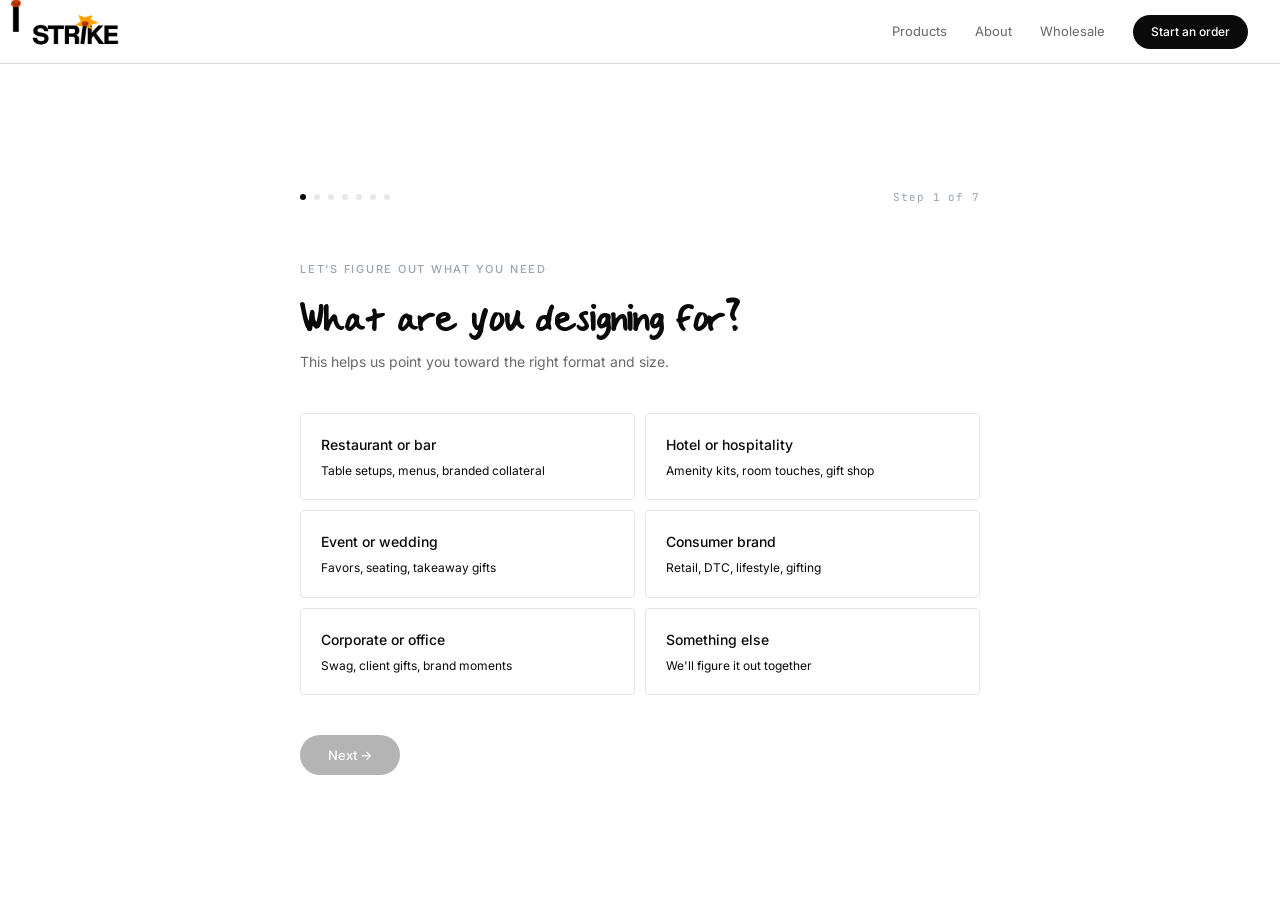
<file: quiz.html>
<!DOCTYPE html>
<html lang="en">
<head>
<meta charset="UTF-8">
<meta name="viewport" content="width=device-width, initial-scale=1.0">
<title>Design Quiz Strike Matchbooks</title>
<link rel="stylesheet" href="css/design-system.css">
<style>
  body { padding-top: 64px; overflow-x: hidden; min-height: 100vh; }

  .nav-links { display: flex; align-items: center; gap: 28px; font-size: 13px; color: var(--gray-600); }
  .nav-links a { transition: color var(--ease); }
  .nav-links a:hover { color: var(--black); }
  .nav-cta { background: var(--black); color: #fff !important; padding: 8px 18px; border-radius: var(--radius-pill); font-size: 12px; font-weight: 500; }
  .nav-cta:hover { background: var(--gray-800) !important; }

  .quiz-shell {
    min-height: calc(100vh - 64px);
    display: flex; flex-direction: column;
    align-items: center; justify-content: center;
    padding: 60px 24px;
  }
  .quiz-wrap { width: 100%; max-width: 680px; }

  /* PROGRESS */
  .progress-row { display: flex; align-items: center; gap: 8px; margin-bottom: 56px; }
  .progress-dot { width: 6px; height: 6px; border-radius: 50%; background: var(--gray-200); transition: background .3s; }
  .progress-dot.active { background: var(--black); }
  .progress-dot.done { background: var(--gray-400); }
  .progress-label { margin-left: auto; font-size: 11px; font-family: var(--font-mono); color: var(--gray-400); letter-spacing: .08em; }

  /* STEP */
  .step { display: none; animation: fadeUp .35s ease both; }
  .step.active { display: block; }
  @keyframes fadeUp {
    from { opacity: 0; transform: translateY(14px); }
    to   { opacity: 1; transform: translateY(0); }
  }

  .step-eyebrow { font-size: 11px; font-weight: 500; letter-spacing: .16em; text-transform: uppercase; color: var(--gray-400); margin-bottom: 16px; }
  .step h2 { font-size: clamp(26px, 4vw, 42px); font-weight: 500; letter-spacing: -.02em; line-height: 1.1; margin-bottom: 10px; }
  .step-sub { font-size: 14px; color: var(--gray-600); line-height: 1.65; margin-bottom: 40px; max-width: 480px; }

  /* OPTION CARDS */
  .option-grid { display: grid; gap: 10px; margin-bottom: 40px; }
  .option-grid.cols-2 { grid-template-columns: 1fr 1fr; }
  .option-grid.cols-3 { grid-template-columns: repeat(3, 1fr); }

  .option-card {
    border: 1.5px solid var(--gray-200);
    border-radius: var(--radius-sm);
    padding: 20px 20px 18px;
    cursor: pointer;
    transition: border-color .2s, background .2s;
    user-select: none;
  }
  .option-card:hover { border-color: var(--gray-400); background: var(--gray-50); }
  .option-card.selected { border-color: var(--black); background: var(--black); color: white; }
  .option-card.selected .opt-label { color: white; }
  .option-card.selected .opt-sub { color: rgba(255,255,255,.5); }

  .opt-label { font-size: 14px; font-weight: 500; display: block; margin-bottom: 4px; }
  .opt-sub { font-size: 12px; color: var(--gray-500); line-height: 1.5; }

  /* COLOR SWATCHES */
  .color-swatch { width: 32px; height: 32px; border-radius: 50%; margin-bottom: 12px; border: 1px solid rgba(0,0,0,.1); }

  /* TEXTAREA */
  .quiz-textarea {
    width: 100%; height: 140px;
    border: 1.5px solid var(--gray-200);
    border-radius: var(--radius-sm);
    padding: 16px 18px;
    font-family: var(--font);
    font-size: 14px;
    color: var(--black);
    background: var(--white);
    resize: vertical;
    outline: none;
    transition: border-color .2s;
    box-sizing: border-box;
    margin-bottom: 40px;
  }
  .quiz-textarea:focus { border-color: var(--black); }
  .quiz-textarea::placeholder { color: var(--gray-400); }

  /* NAV BUTTONS */
  .step-nav { display: flex; align-items: center; gap: 12px; }
  .btn-back {
    background: none; border: 1.5px solid var(--gray-200);
    border-radius: var(--radius-pill); padding: 10px 20px;
    font-size: 13px; font-family: var(--font); color: var(--gray-600);
    cursor: pointer; transition: border-color .2s, color .2s;
  }
  .btn-back:hover { border-color: var(--gray-400); color: var(--black); }
  .btn-next {
    background: var(--black); color: white; border: none;
    border-radius: var(--radius-pill); padding: 12px 28px;
    font-size: 13px; font-weight: 500; font-family: var(--font);
    cursor: pointer; transition: background .2s, opacity .2s;
    opacity: .3; pointer-events: none;
  }
  .btn-next.ready { opacity: 1; pointer-events: all; }
  .btn-next.ready:hover { background: var(--gray-800); }
  .btn-next.always-ready { opacity: 1; pointer-events: all; }

  /* FILE UPLOAD */
  .upload-zone {
    border: 1.5px dashed var(--gray-300);
    border-radius: var(--radius-sm);
    padding: 0;
    cursor: pointer;
    transition: border-color .2s, background .2s;
    overflow: hidden;
    margin-bottom: 0;
  }
  .upload-zone:hover, .upload-zone.drag-over { border-color: var(--black); background: var(--gray-50); }
  .upload-inner { padding: 40px 24px; display: flex; flex-direction: column; align-items: center; gap: 10px; }
  .upload-icon { color: var(--gray-400); }
  .upload-label { font-size: 14px; color: var(--gray-600); margin: 0; }
  .upload-link { color: var(--black); text-decoration: underline; cursor: pointer; }
  .upload-sub { font-size: 12px; color: var(--gray-400); margin: 0; }
  .upload-files { border-top: 1px solid var(--gray-100); }
  .upload-file-row { display: flex; align-items: center; gap: 10px; padding: 10px 16px; border-bottom: 1px solid var(--gray-100); font-size: 12.5px; }
  .upload-file-row:last-child { border-bottom: none; }
  .uf-name { flex: 1; color: var(--black); overflow: hidden; text-overflow: ellipsis; white-space: nowrap; }
  .uf-size { color: var(--gray-400); font-family: var(--font-mono); font-size: 11px; flex-shrink: 0; }
  .uf-remove { background: none; border: none; color: var(--gray-400); cursor: pointer; font-size: 12px; padding: 2px 4px; flex-shrink: 0; transition: color .15s; }
  .uf-remove:hover { color: var(--black); }

  /* SUMMARY */
  .summary-grid {
    display: grid; grid-template-columns: 1fr 1fr;
    gap: 1px; background: var(--gray-200);
    border: 1px solid var(--gray-200); border-radius: var(--radius-sm);
    overflow: hidden; margin-bottom: 36px;
  }
  .summary-cell { background: var(--white); padding: 20px 22px; }
  .summary-cell .sc-label { font-size: 10px; font-weight: 500; letter-spacing: .12em; text-transform: uppercase; color: var(--gray-400); margin-bottom: 6px; }
  .summary-cell .sc-val { font-size: 15px; font-weight: 500; }
  .summary-cell.full { grid-column: 1 / -1; }
  .summary-cell .sc-notes { font-size: 13px; color: var(--gray-600); line-height: 1.6; }

  @media (max-width: 600px) {
    .option-grid.cols-2 { grid-template-columns: 1fr; }
    .option-grid.cols-3 { grid-template-columns: 1fr 1fr; }
    .summary-grid { grid-template-columns: 1fr; }
  }
</style>
</head>
<body>

<nav class="nav">
  <a class="wordmark" href="index.html" style="padding:0"><img src="img/logo.webp" alt="Strike" style="height:38px;display:block;"></a>
  <div class="nav-links">
    <a href="products.html">Products</a>
    <a href="about.html">About</a>
    <a href="wholesale.html">Wholesale</a>
    <a href="products.html#order" class="nav-cta">Start an order</a>
  </div>
</nav>

<div class="quiz-shell">
  <div class="quiz-wrap">

    <div class="progress-row">
      <div class="progress-dot active" id="dot-0"></div>
      <div class="progress-dot" id="dot-1"></div>
      <div class="progress-dot" id="dot-2"></div>
      <div class="progress-dot" id="dot-3"></div>
      <div class="progress-dot" id="dot-4"></div>
      <div class="progress-dot" id="dot-5"></div>
      <div class="progress-dot" id="dot-6"></div>
      <span class="progress-label" id="progress-label">Step 1 of 7</span>
    </div>

    <!-- STEP 1: What are you designing for? -->
    <div class="step active" id="step-0">
      <div class="step-eyebrow">Let's figure out what you need</div>
      <h2>What are you designing for?</h2>
      <p class="step-sub">This helps us point you toward the right format and size.</p>
      <div class="option-grid cols-2">
        <div class="option-card" data-step="0" data-val="Restaurant or bar">
          <span class="opt-label">Restaurant or bar</span>
          <span class="opt-sub">Table setups, menus, branded collateral</span>
        </div>
        <div class="option-card" data-step="0" data-val="Hotel or hospitality">
          <span class="opt-label">Hotel or hospitality</span>
          <span class="opt-sub">Amenity kits, room touches, gift shop</span>
        </div>
        <div class="option-card" data-step="0" data-val="Event or wedding">
          <span class="opt-label">Event or wedding</span>
          <span class="opt-sub">Favors, seating, takeaway gifts</span>
        </div>
        <div class="option-card" data-step="0" data-val="Consumer brand">
          <span class="opt-label">Consumer brand</span>
          <span class="opt-sub">Retail, DTC, lifestyle, gifting</span>
        </div>
        <div class="option-card" data-step="0" data-val="Corporate or office">
          <span class="opt-label">Corporate or office</span>
          <span class="opt-sub">Swag, client gifts, brand moments</span>
        </div>
        <div class="option-card" data-step="0" data-val="Something else">
          <span class="opt-label">Something else</span>
          <span class="opt-sub">We'll figure it out together</span>
        </div>
      </div>
      <div class="step-nav">
        <button class="btn-next" id="next-0">Next →</button>
      </div>
    </div>

    <!-- STEP 2: Vibe -->
    <div class="step" id="step-1">
      <div class="step-eyebrow">Aesthetic</div>
      <h2>What's the vibe?</h2>
      <p class="step-sub">Pick the feeling that's closest. We can always dial it in together.</p>
      <div class="option-grid cols-2">
        <div class="option-card" data-step="1" data-val="Classic and refined">
          <span class="opt-label">Classic and refined</span>
          <span class="opt-sub">Clean lines, heritage feel, serif type</span>
        </div>
        <div class="option-card" data-step="1" data-val="Fun and playful">
          <span class="opt-label">Fun and playful</span>
          <span class="opt-sub">Bold colors, personality, unexpected details</span>
        </div>
        <div class="option-card" data-step="1" data-val="Minimal and modern">
          <span class="opt-label">Minimal and modern</span>
          <span class="opt-sub">White space, simple type, understated</span>
        </div>
        <div class="option-card" data-step="1" data-val="Bold and graphic">
          <span class="opt-label">Bold and graphic</span>
          <span class="opt-sub">Strong imagery, high contrast, statement</span>
        </div>
      </div>
      <div class="step-nav">
        <button class="btn-back" id="back-1">← Back</button>
        <button class="btn-next" id="next-1">Next →</button>
      </div>
    </div>

    <!-- STEP 3: Format -->
    <div class="step" id="step-2">
      <div class="step-eyebrow">Format</div>
      <h2>Which format fits best?</h2>
      <p class="step-sub">Both are fully custom. The main difference is form factor and quantity.</p>
      <div class="option-grid cols-2">
        <div class="option-card" data-step="2" data-val="matchbook">
          <div style="margin-bottom:16px;display:flex;justify-content:center;">
            <svg viewBox="0 0 220 150" xmlns="http://www.w3.org/2000/svg" style="width:100%;max-width:180px;height:auto;display:block;margin:0 auto;">
              <rect x="60" y="8" width="100" height="28" rx="2" fill="#f8f8f8" stroke="#1a1a1a" stroke-width="1.2"/>
              <line x1="60" y1="36" x2="160" y2="36" stroke="#1a1a1a" stroke-width="0.5" stroke-dasharray="4,3"/>
              <text x="110" y="24" text-anchor="middle" font-size="7" fill="#999" font-family="monospace">FLAP</text>
              <rect x="60" y="36" width="100" height="68" fill="#f8f8f8" stroke="#1a1a1a" stroke-width="1.2"/>
              <text x="110" y="68" text-anchor="middle" font-size="7.5" fill="#aaa" font-family="monospace">OUTSIDE</text>
              <rect x="60" y="96" width="100" height="8" fill="#e8e8e8" stroke="#1a1a1a" stroke-width="0.8"/>
              <text x="110" y="103" text-anchor="middle" font-size="5.5" fill="#bbb" font-family="monospace">STRIKE STRIP</text>
              <rect x="60" y="104" width="100" height="38" fill="#f2f2f2" stroke="#1a1a1a" stroke-width="1.2" stroke-dasharray="5,3"/>
              <text x="110" y="127" text-anchor="middle" font-size="7.5" fill="#bbb" font-family="monospace">INSIDE</text>
              <line x1="60" y1="104" x2="160" y2="104" stroke="#1a1a1a" stroke-width="0.5" stroke-dasharray="4,3"/>
              <line x1="60" y1="142" x2="160" y2="142" stroke="#ccc" stroke-width="0.8"/>
              <text x="110" y="149" text-anchor="middle" font-size="6" fill="#ccc" font-family="monospace">2.125″</text>
            </svg>
          </div>
          <span class="opt-label">The Matchbook</span>
          <span class="opt-sub">20 matches · saddle-stitched · Min 500 units from $2.55/unit</span>
        </div>
        <div class="option-card" data-step="2" data-val="matchbox">
          <div style="margin-bottom:16px;">
            <svg viewBox="0 0 240 155" xmlns="http://www.w3.org/2000/svg" style="width:100%;max-width:180px;height:auto;display:block;margin:0 auto;">
              <rect x="68" y="8" width="104" height="18" rx="2" fill="#f8f8f8" stroke="#1a1a1a" stroke-width="1.2"/>
              <text x="120" y="20" text-anchor="middle" font-size="6" fill="#bbb" font-family="monospace">TOP</text>
              <line x1="68" y1="26" x2="172" y2="26" stroke="#1a1a1a" stroke-width="0.5" stroke-dasharray="4,3"/>
              <rect x="68" y="26" width="104" height="52" fill="#f8f8f8" stroke="#1a1a1a" stroke-width="1.2"/>
              <text x="120" y="54" text-anchor="middle" font-size="7.5" fill="#aaa" font-family="monospace">FRONT</text>
              <rect x="68" y="70" width="104" height="8" fill="#e8e8e8" stroke="#1a1a1a" stroke-width="0.8"/>
              <text x="120" y="77" text-anchor="middle" font-size="5.5" fill="#bbb" font-family="monospace">STRIKE STRIP</text>
              <rect x="68" y="78" width="104" height="52" fill="#f8f8f8" stroke="#1a1a1a" stroke-width="1.2"/>
              <text x="120" y="107" text-anchor="middle" font-size="7.5" fill="#aaa" font-family="monospace">BACK</text>
              <rect x="68" y="130" width="104" height="18" rx="2" fill="#f8f8f8" stroke="#1a1a1a" stroke-width="1.2"/>
              <text x="120" y="142" text-anchor="middle" font-size="6" fill="#bbb" font-family="monospace">BOTTOM</text>
              <rect x="8" y="44" width="60" height="38" rx="2" fill="#f2f2f2" stroke="#1a1a1a" stroke-width="1.2" stroke-dasharray="5,3"/>
              <text x="38" y="66" text-anchor="middle" font-size="6.5" fill="#bbb" font-family="monospace">TRAY</text>
              <line x1="68" y1="78" x2="172" y2="78" stroke="#1a1a1a" stroke-width="0.5" stroke-dasharray="4,3"/>
              <line x1="68" y1="130" x2="172" y2="130" stroke="#1a1a1a" stroke-width="0.5" stroke-dasharray="4,3"/>
              <line x1="68" y1="149" x2="172" y2="149" stroke="#ccc" stroke-width="0.8"/>
              <text x="120" y="155" text-anchor="middle" font-size="6" fill="#ccc" font-family="monospace">2.25″</text>
            </svg>
          </div>
          <span class="opt-label">The Matchbox</span>
          <span class="opt-sub">~40 matches · sliding drawer · Min 200 units from $2.16/unit</span>
        </div>
      </div>
      <div class="step-nav">
        <button class="btn-back" id="back-2">← Back</button>
        <button class="btn-next" id="next-2">Next →</button>
      </div>
    </div>

    <!-- STEP 4: Artwork -->
    <div class="step" id="step-3">
      <div class="step-eyebrow">Artwork</div>
      <h2>Where are you with the artwork?</h2>
      <p class="step-sub">No pressure either way we'll point you to the right next step.</p>
      <div class="option-grid cols-2">
        <div class="option-card" data-step="3" data-val="ready">
          <span class="opt-label">I have files ready</span>
          <span class="opt-sub">Logos, brand assets, or print-ready artwork I can upload</span>
        </div>
        <div class="option-card" data-step="3" data-val="exploring">
          <span class="opt-label">Still figuring it out</span>
          <span class="opt-sub">I want to see the dieline and explore what's possible first</span>
        </div>
      </div>
      <div class="step-nav">
        <button class="btn-back" id="back-3">← Back</button>
        <button class="btn-next" id="next-3">Next →</button>
      </div>
    </div>

    <!-- STEP 5: Color scheme -->
    <div class="step" id="step-4">
      <div class="step-eyebrow">Color</div>
      <h2>What's your color direction?</h2>
      <p class="step-sub">Pick the palette that's closest to your brand. We'll use this as a starting point.</p>
      <div class="option-grid cols-3">
        <div class="option-card" data-step="4" data-val="Black & white">
          <div class="color-swatch" style="background:linear-gradient(135deg,#0a0a0a 50%,#f5f5f5 50%);"></div>
          <span class="opt-label">Black & white</span>
          <span class="opt-sub">Timeless, high contrast</span>
        </div>
        <div class="option-card" data-step="4" data-val="Warm neutrals">
          <div class="color-swatch" style="background:linear-gradient(135deg,#c9a97a 0%,#ede4d3 100%);"></div>
          <span class="opt-label">Warm neutrals</span>
          <span class="opt-sub">Cream, tan, warm white</span>
        </div>
        <div class="option-card" data-step="4" data-val="Earth tones">
          <div class="color-swatch" style="background:linear-gradient(135deg,#5c4033 0%,#8b6e52 50%,#c4a882 100%);"></div>
          <span class="opt-label">Earth tones</span>
          <span class="opt-sub">Terracotta, forest, clay</span>
        </div>
        <div class="option-card" data-step="4" data-val="Deep jewel tones">
          <div class="color-swatch" style="background:linear-gradient(135deg,#1a3a5c 0%,#2d6a4f 50%,#6b2d5e 100%);"></div>
          <span class="opt-label">Deep jewel tones</span>
          <span class="opt-sub">Navy, emerald, plum</span>
        </div>
        <div class="option-card" data-step="4" data-val="Bright & bold">
          <div class="color-swatch" style="background:linear-gradient(135deg,#e63946 0%,#f4a261 50%,#2a9d8f 100%);"></div>
          <span class="opt-label">Bright & bold</span>
          <span class="opt-sub">Saturated, energetic, pop</span>
        </div>
        <div class="option-card" data-step="4" data-val="My own brand colors">
          <div class="color-swatch" style="background:conic-gradient(#e63946,#f4a261,#2a9d8f,#1a3a5c,#e63946);"></div>
          <span class="opt-label">My own brand colors</span>
          <span class="opt-sub">I'll share them in the next step</span>
        </div>
      </div>
      <div class="step-nav">
        <button class="btn-back" id="back-4">← Back</button>
        <button class="btn-next" id="next-4">Next →</button>
      </div>
    </div>

    <!-- STEP 6: Inspiration upload -->
    <div class="step" id="step-5">
      <div class="step-eyebrow">Inspiration</div>
      <h2>Any inspiration we should keep in mind?</h2>
      <p class="step-sub">Drop images, moodboards, brand decks, or anything that captures the look you're after. Totally optional.</p>
      <div class="upload-zone" id="upload-zone">
        <input type="file" id="inspo-files" multiple accept="image/*,.pdf" style="display:none;">
        <div class="upload-inner" id="upload-inner">
          <div class="upload-icon">
            <svg width="28" height="28" viewBox="0 0 24 24" fill="none" stroke="currentColor" stroke-width="1.5" stroke-linecap="round" stroke-linejoin="round"><path d="M21 15v4a2 2 0 0 1-2 2H5a2 2 0 0 1-2-2v-4"/><polyline points="17 8 12 3 7 8"/><line x1="12" y1="3" x2="12" y2="15"/></svg>
          </div>
          <p class="upload-label">Drop files here or <span class="upload-link">browse</span></p>
          <p class="upload-sub">Images, PDFs welcome · No file limit</p>
        </div>
        <div class="upload-files" id="upload-files"></div>
      </div>
      <div class="step-nav" style="margin-top:32px;">
        <button class="btn-back" id="back-5">← Back</button>
        <button class="btn-next always-ready" id="next-5">Next →</button>
      </div>
    </div>

    <!-- STEP 7: Anything else -->
    <div class="step" id="step-6">
      <div class="step-eyebrow">Almost done</div>
      <h2>Anything else we should know?</h2>
      <p class="step-sub">Brand colors, a specific reference, a deadline, a vibe you can't quite name drop it all here. We'll keep it in mind.</p>
      <textarea class="quiz-textarea" id="notes-field" placeholder="e.g. Our brand colors are #1A2E4A and cream white. We love the look of old apothecary labels. Aiming to have these ready by October for a hotel opening..."></textarea>
      <div class="step-nav">
        <button class="btn-back" id="back-6">← Back</button>
        <button class="btn-next always-ready" id="next-6">See my summary →</button>
      </div>
    </div>

    <!-- STEP 8: Summary -->
    <div class="step" id="step-7">
      <div class="step-eyebrow">You're all set</div>
      <h2>Here's what we know so far.</h2>
      <p class="step-sub">You can change any of this in the configurator. This is just a starting point.</p>
      <div class="summary-grid">
        <div class="summary-cell"><div class="sc-label">Designing for</div><div class="sc-val" id="sum-0">-</div></div>
        <div class="summary-cell"><div class="sc-label">Vibe</div><div class="sc-val" id="sum-1">-</div></div>
        <div class="summary-cell"><div class="sc-label">Format</div><div class="sc-val" id="sum-2">-</div></div>
        <div class="summary-cell"><div class="sc-label">Artwork</div><div class="sc-val" id="sum-3">-</div></div>
        <div class="summary-cell"><div class="sc-label">Color direction</div><div class="sc-val" id="sum-4">-</div></div>
        <div class="summary-cell" id="sum-inspo-cell" style="display:none;"><div class="sc-label">Inspiration files</div><div class="sc-notes" id="sum-inspo"></div></div>
        <div class="summary-cell" id="sum-notes-cell" style="display:none;"><div class="sc-label">Notes</div><div class="sc-notes" id="sum-5"></div></div>
      </div>
      <div class="step-nav">
        <button class="btn-back" id="back-7">← Back</button>
        <a id="go-btn" href="configurator.html" class="btn btn-primary" style="font-size:14px;padding:12px 28px;">Start designing →</a>
        <a href="wholesale.html" class="btn btn-secondary" style="font-size:13px;padding:12px 22px;">Talk to a human →</a>
      </div>
    </div>

  </div>
</div>

<script src="js/cursor.js"></script>
<script>
(function () {
  const TOTAL = 7;
  let current = 0;
  const answers = ['', '', '', '', '', '', ''];
  let inspoFiles = [];

  function updateProgress() {
    for (let i = 0; i < TOTAL; i++) {
      const dot = document.getElementById('dot-' + i);
      if (!dot) continue;
      dot.classList.remove('active', 'done');
      if (i < current) dot.classList.add('done');
      else if (i === current) dot.classList.add('active');
    }
    const label = document.getElementById('progress-label');
    label.textContent = current < TOTAL ? 'Step ' + (current + 1) + ' of ' + TOTAL : 'Almost done';
  }

  function goTo(n) {
    document.getElementById('step-' + current).classList.remove('active');
    current = n;
    document.getElementById('step-' + current).classList.add('active');
    updateProgress();
    window.scrollTo({ top: 0, behavior: 'smooth' });
  }

  // Option selection
  document.querySelectorAll('.option-card').forEach(function (card) {
    card.addEventListener('click', function () {
      const step = parseInt(card.dataset.step);
      document.querySelectorAll('[data-step="' + step + '"]').forEach(function (c) { c.classList.remove('selected'); });
      card.classList.add('selected');
      answers[step] = card.dataset.val;
      const btn = document.getElementById('next-' + step);
      if (btn) btn.classList.add('ready');
    });
  });

  // Next buttons
  for (let i = 0; i < TOTAL; i++) {
    (function (i) {
      const btn = document.getElementById('next-' + i);
      if (!btn) return;
      btn.addEventListener('click', function () {
        if (!btn.classList.contains('ready') && !btn.classList.contains('always-ready')) return;
        if (i === TOTAL - 1) buildSummary();
        goTo(i + 1);
      });
    })(i);
  }

  // Back buttons
  for (let i = 1; i <= TOTAL; i++) {
    (function (i) {
      const btn = document.getElementById('back-' + i);
      if (!btn) return;
      btn.addEventListener('click', function () { goTo(i - 1); });
    })(i);
  }

  // File upload (step 5)
  var zone = document.getElementById('upload-zone');
  var fileInput = document.getElementById('inspo-files');
  var filesDiv = document.getElementById('upload-files');

  zone.addEventListener('click', function (e) {
    if (e.target.closest('#upload-files')) return;
    fileInput.click();
  });
  document.querySelector('.upload-link').addEventListener('click', function (e) {
    e.stopPropagation();
    fileInput.click();
  });
  fileInput.addEventListener('change', function () {
    addFiles(Array.from(fileInput.files));
    fileInput.value = '';
  });
  zone.addEventListener('dragover', function (e) { e.preventDefault(); zone.classList.add('drag-over'); });
  zone.addEventListener('dragleave', function () { zone.classList.remove('drag-over'); });
  zone.addEventListener('drop', function (e) {
    e.preventDefault();
    zone.classList.remove('drag-over');
    addFiles(Array.from(e.dataTransfer.files));
  });

  function addFiles(newFiles) {
    newFiles.forEach(function (f) {
      if (!inspoFiles.find(function (x) { return x.name === f.name && x.size === f.size; })) {
        inspoFiles.push(f);
      }
    });
    renderFiles();
  }

  function renderFiles() {
    filesDiv.innerHTML = '';
    if (!inspoFiles.length) return;
    inspoFiles.forEach(function (f, i) {
      var row = document.createElement('div');
      row.className = 'upload-file-row';
      row.innerHTML = '<span class="uf-name">' + f.name + '</span><span class="uf-size">' + formatSize(f.size) + '</span><button class="uf-remove" data-i="' + i + '">✕</button>';
      filesDiv.appendChild(row);
    });
    filesDiv.querySelectorAll('.uf-remove').forEach(function (btn) {
      btn.addEventListener('click', function (e) {
        e.stopPropagation();
        inspoFiles.splice(parseInt(btn.dataset.i), 1);
        renderFiles();
      });
    });
  }

  function formatSize(bytes) {
    if (bytes < 1024) return bytes + ' B';
    if (bytes < 1048576) return (bytes / 1024).toFixed(0) + ' KB';
    return (bytes / 1048576).toFixed(1) + ' MB';
  }

  function buildSummary() {
    answers[6] = document.getElementById('notes-field').value.trim();

    document.getElementById('sum-0').textContent = answers[0] || '-';
    document.getElementById('sum-1').textContent = answers[1] || '-';
    const fmt = answers[2];
    document.getElementById('sum-2').textContent = fmt === 'matchbook' ? 'Matchbook' : fmt === 'matchbox' ? 'Matchbox' : '-';
    const art = answers[3];
    document.getElementById('sum-3').textContent = art === 'ready' ? 'Files ready to upload' : art === 'exploring' ? 'Still exploring' : '-';
    document.getElementById('sum-4').textContent = answers[4] || '-';

    if (inspoFiles.length) {
      document.getElementById('sum-inspo').textContent = inspoFiles.map(function (f) { return f.name; }).join(', ');
      document.getElementById('sum-inspo-cell').style.display = '';
    }

    const notes = answers[6];
    if (notes) {
      document.getElementById('sum-5').textContent = notes;
      document.getElementById('sum-notes-cell').style.display = '';
    }

    const goBtn = document.getElementById('go-btn');
    if (fmt) goBtn.href = 'configurator.html?type=' + fmt;
  }

  updateProgress();
})();
</script>
</body>
</html>
</file>
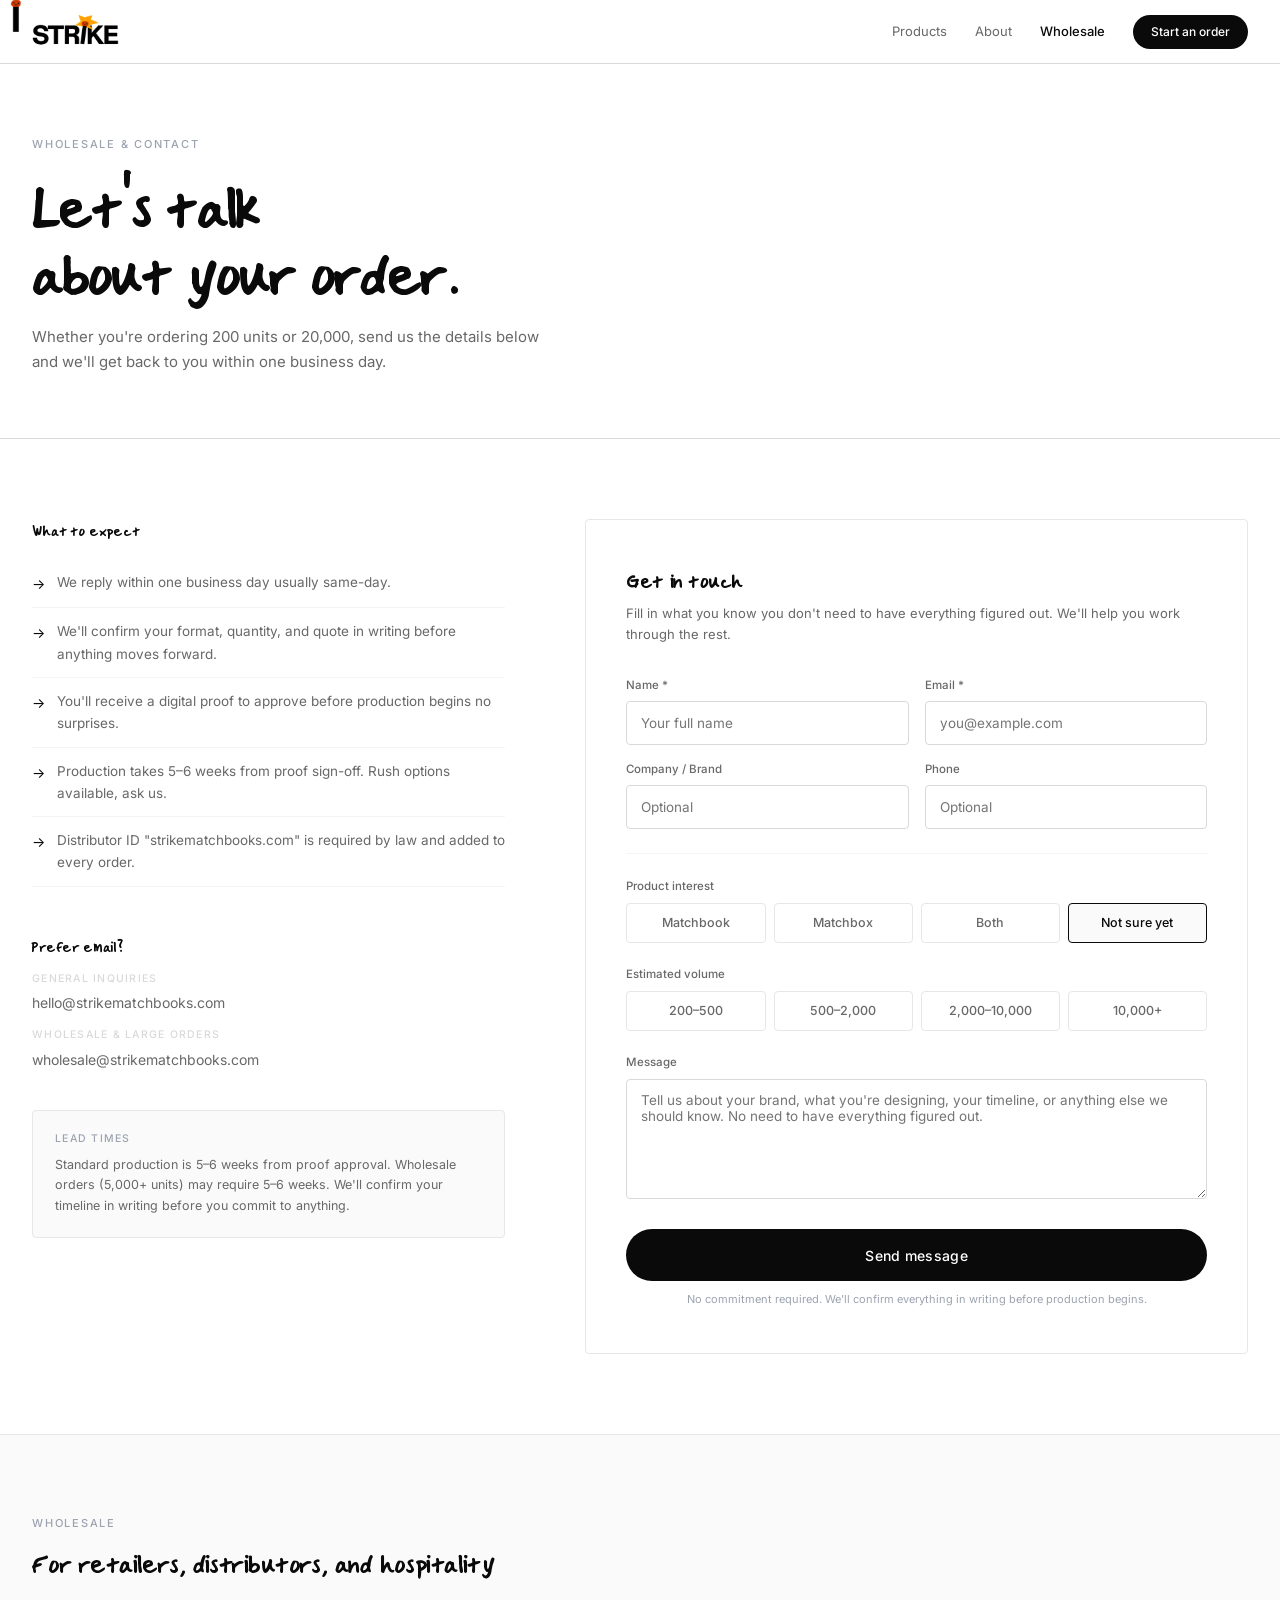
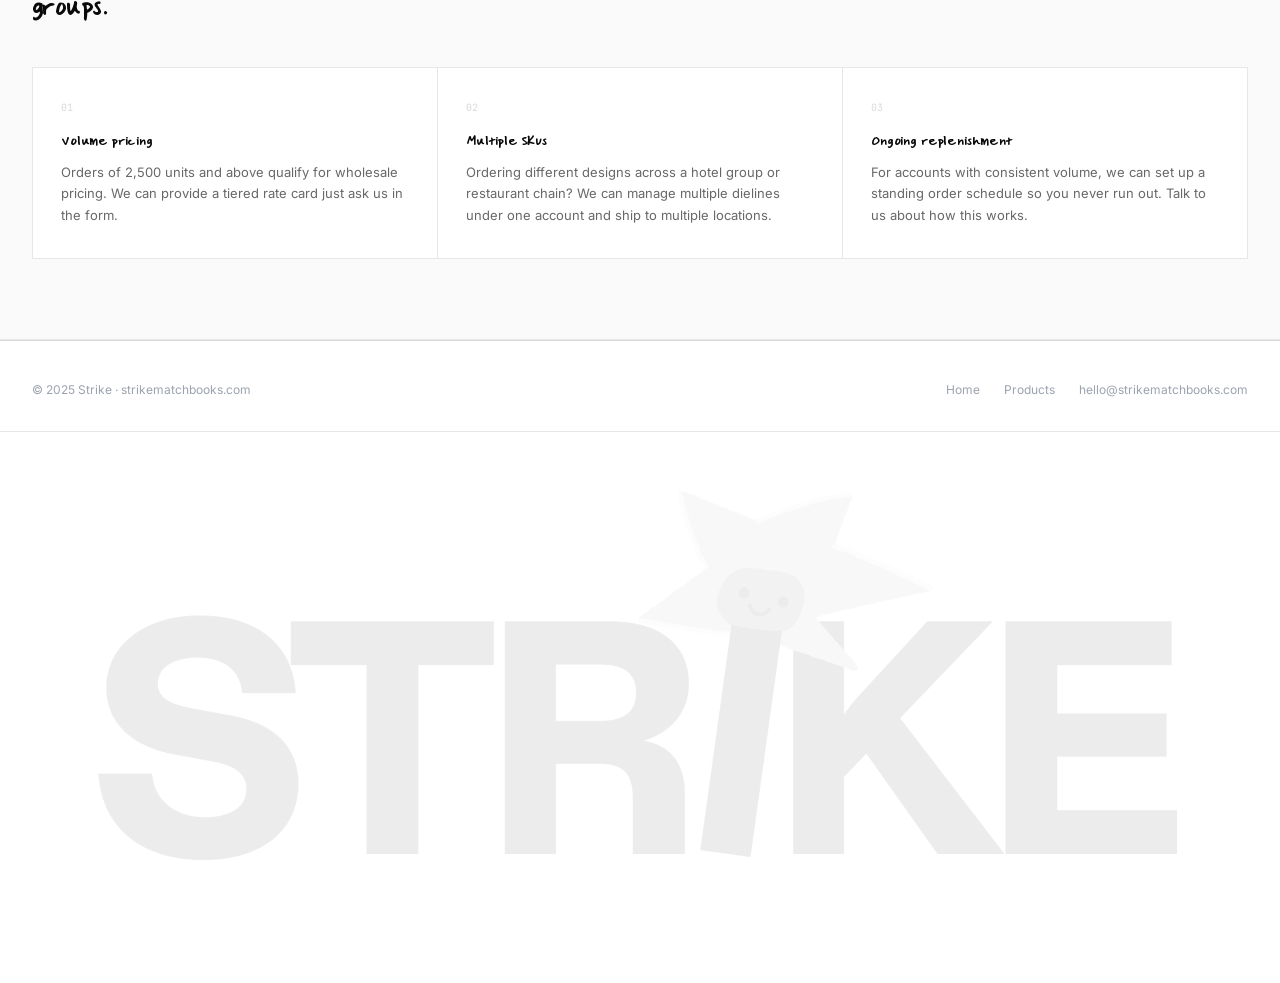
<file: wholesale.html>
<!DOCTYPE html>
<html lang="en">
<head>
<meta charset="UTF-8">
<meta name="viewport" content="width=device-width, initial-scale=1.0">
<title>Wholesale &amp; Contact Strike Matchbooks</title>
<link rel="stylesheet" href="css/design-system.css">
<style>
  body { padding-top: 64px; overflow-x: hidden; }

  .nav-links { display: flex; align-items: center; gap: 28px; font-size: 13px; color: var(--gray-600); }
  .nav-links a { transition: color var(--ease); }
  .nav-links a:hover { color: var(--black); }
  .nav-cta { background: var(--black); color: #fff !important; padding: 8px 18px; border-radius: var(--radius-pill); font-size: 12px; font-weight: 500; }
  .nav-cta:hover { background: var(--gray-800) !important; }

  .page-header { padding: 72px 0 64px; border-bottom: 1px solid var(--gray-300); }
  .page-header .eyebrow { font-size: 11px; font-weight: 500; letter-spacing: .16em; text-transform: uppercase; color: var(--gray-400); margin-bottom: 20px; }
  .page-header h1 { font-size: clamp(32px, 5vw, 64px); font-weight: 500; letter-spacing: -.03em; line-height: 1.05; margin-bottom: 18px; }
  .page-header p { font-size: 15px; color: var(--gray-600); max-width: 520px; line-height: 1.65; }

  /* MAIN LAYOUT */
  .main-section { padding: 80px 0; }
  .contact-layout { display: grid; grid-template-columns: 5fr 7fr; gap: 80px; align-items: start; }

  /* LEFT COLUMN */
  .contact-info .section-label { font-size: 11px; font-weight: 500; letter-spacing: .16em; text-transform: uppercase; color: var(--gray-400); margin-bottom: 24px; }
  .what-to-expect { margin-bottom: 48px; }
  .what-to-expect h3 { font-size: 16px; font-weight: 500; margin-bottom: 16px; }
  .expect-list { list-style: none; }
  .expect-list li { font-size: 13.5px; color: var(--gray-600); line-height: 1.65; padding: 12px 0; border-bottom: 1px solid var(--gray-100); display: flex; gap: 12px; }
  .expect-list li .check { color: var(--black); font-size: 14px; flex-shrink: 0; margin-top: 1px; }

  .contact-direct { margin-bottom: 40px; }
  .contact-direct h3 { font-size: 16px; font-weight: 500; margin-bottom: 12px; }
  .contact-direct a { display: block; font-size: 14px; color: var(--gray-600); margin-bottom: 8px; transition: color var(--ease); }
  .contact-direct a:hover { color: var(--black); }
  .contact-direct .label { font-size: 10.5px; letter-spacing: .12em; text-transform: uppercase; color: var(--gray-300); margin-bottom: 6px; font-weight: 500; }

  .turnaround-note { background: var(--gray-50); border: 1px solid var(--gray-200); border-radius: var(--radius-sm); padding: 20px 22px; }
  .turnaround-note .tn-label { font-size: 10.5px; letter-spacing: .12em; text-transform: uppercase; color: var(--gray-400); font-weight: 500; margin-bottom: 8px; }
  .turnaround-note p { font-size: 12.5px; color: var(--gray-600); line-height: 1.65; margin: 0; }

  /* FORM */
  .form-card { border: 1px solid var(--gray-200); border-radius: var(--radius-sm); padding: 44px 40px; }
  .form-card h2 { font-size: 22px; font-weight: 500; letter-spacing: -.02em; margin-bottom: 6px; }
  .form-card .form-sub { font-size: 13px; color: var(--gray-600); line-height: 1.6; margin-bottom: 32px; }

  .form-grid { display: grid; grid-template-columns: 1fr 1fr; gap: 16px; }
  .form-field { margin-bottom: 0; }
  .form-field label { display: block; font-size: 11.5px; font-weight: 500; color: var(--gray-600); margin-bottom: 7px; }
  .form-field input, .form-field select, .form-field textarea {
    width: 100%; height: 44px; border: 1px solid var(--gray-300); border-radius: var(--radius-sm);
    padding: 0 14px; font-family: var(--font); font-size: 13.5px; color: var(--black);
    background: var(--white); transition: border-color var(--ease); outline: none; box-sizing: border-box;
  }
  .form-field input:focus, .form-field select:focus, .form-field textarea:focus { border-color: var(--black); }
  .form-field textarea { height: 120px; padding: 12px 14px; resize: vertical; }
  .form-field.full { grid-column: 1 / -1; }

  .form-divider { grid-column: 1 / -1; border: none; border-top: 1px solid var(--gray-100); margin: 8px 0; }

  .radio-group { display: flex; gap: 8px; flex-wrap: wrap; }
  .radio-option { flex: 1; min-width: 120px; }
  .radio-option input[type="radio"] { display: none; }
  .radio-option label {
    display: block; padding: 10px 14px; border: 1px solid var(--gray-200); border-radius: var(--radius-sm);
    font-size: 12.5px; color: var(--gray-600); cursor: pointer; transition: all var(--ease); text-align: center;
  }
  .radio-option input[type="radio"]:checked + label { border-color: var(--black); color: var(--black); background: var(--gray-50); font-weight: 500; }
  .radio-option label:hover { border-color: var(--gray-400); color: var(--black); }

  .submit-row { grid-column: 1 / -1; margin-top: 8px; }
  .submit-row button { width: 100%; height: 52px; font-size: 14px; }
  .submit-note { font-size: 11px; color: var(--gray-400); margin-top: 10px; line-height: 1.6; text-align: center; }

  /* WHOLESALE SECTION */
  .wholesale-section { padding: 80px 0; background: var(--gray-50); border-top: 1px solid var(--gray-200); border-bottom: 1px solid var(--gray-200); }
  .wholesale-grid { display: grid; grid-template-columns: repeat(3, 1fr); gap: 1px; background: var(--gray-200); border: 1px solid var(--gray-200); margin-top: 40px; }
  .wholesale-card { background: var(--white); padding: 32px 28px; }
  .wholesale-card h4 { font-size: 15px; font-weight: 500; margin-bottom: 10px; }
  .wholesale-card p { font-size: 13px; color: var(--gray-600); line-height: 1.65; }
  .wholesale-card .wc-num { font-family: var(--font-mono); font-size: 10px; color: var(--gray-300); margin-bottom: 14px; }

  /* FOOTER */
  footer { border-top: 1px solid var(--gray-300); padding: 40px 0; }
  .footer-inner { display: flex; justify-content: space-between; align-items: center; font-size: 12px; color: var(--gray-400); }
  .footer-links { display: flex; gap: 24px; }
  .footer-links a:hover { color: var(--black); }

  @media (max-width: 860px) {
    .contact-layout { grid-template-columns: 1fr; gap: 40px; }
    .form-card { padding: 28px 24px; }
    .form-grid { grid-template-columns: 1fr; }
    .wholesale-grid { grid-template-columns: 1fr; }
    .footer-inner { flex-direction: column; gap: 12px; }
  }
</style>
</head>
<body>

<nav class="nav">
  <a class="wordmark" href="index.html" style="padding:0"><img src="img/logo.webp" alt="Strike" style="height:38px;display:block;"></a>
  <div class="nav-links">
    <a href="products.html">Products</a>
    <a href="about.html">About</a>
    <a href="wholesale.html" style="color:var(--black);font-weight:500;">Wholesale</a>
    <a href="products.html#order" class="nav-cta">Start an order</a>
  </div>
</nav>

<!-- PAGE HEADER -->
<header class="page-header">
  <div class="container">
    <div class="eyebrow">Wholesale &amp; Contact</div>
    <h1>Let's talk<br>about your order.</h1>
    <p>Whether you're ordering 200 units or 20,000, send us the details below and we'll get back to you within one business day.</p>
  </div>
</header>

<!-- MAIN CONTACT SECTION -->
<section class="main-section">
  <div class="container">
    <div class="contact-layout">

      <!-- LEFT: INFO -->
      <div class="contact-info">
        <div class="what-to-expect">
          <h3>What to expect</h3>
          <ul class="expect-list">
            <li><span class="check">→</span>We reply within one business day usually same-day.</li>
            <li><span class="check">→</span>We'll confirm your format, quantity, and quote in writing before anything moves forward.</li>
            <li><span class="check">→</span>You'll receive a digital proof to approve before production begins no surprises.</li>
            <li><span class="check">→</span>Production takes 5–6 weeks from proof sign-off. Rush options available, ask us.</li>
            <li><span class="check">→</span>Distributor ID "strikematchbooks.com" is required by law and added to every order.</li>
          </ul>
        </div>

        <div class="contact-direct">
          <h3>Prefer email?</h3>
          <div class="label">General inquiries</div>
          <a href="mailto:hello@strikematchbooks.com">hello@strikematchbooks.com</a>
          <div class="label" style="margin-top:14px;">Wholesale &amp; large orders</div>
          <a href="mailto:wholesale@strikematchbooks.com">wholesale@strikematchbooks.com</a>
        </div>

        <div class="turnaround-note">
          <div class="tn-label">Lead times</div>
          <p>Standard production is 5–6 weeks from proof approval. Wholesale orders (5,000+ units) may require 5–6 weeks. We'll confirm your timeline in writing before you commit to anything.</p>
        </div>
      </div>

      <!-- RIGHT: FORM -->
      <div class="form-card">
        <h2>Get in touch</h2>
        <p class="form-sub">Fill in what you know you don't need to have everything figured out. We'll help you work through the rest.</p>

        <form name="wholesale" method="POST" data-netlify="true">
          <input type="hidden" name="form-name" value="wholesale">
          <div class="form-grid">
            <div class="form-field">
              <label>Name *</label>
              <input type="text" name="name" required placeholder="Your full name">
            </div>
            <div class="form-field">
              <label>Email *</label>
              <input type="email" name="email" required placeholder="you@example.com">
            </div>
            <div class="form-field">
              <label>Company / Brand</label>
              <input type="text" name="company" placeholder="Optional">
            </div>
            <div class="form-field">
              <label>Phone</label>
              <input type="tel" name="phone" placeholder="Optional">
            </div>

            <hr class="form-divider">

            <div class="form-field full">
              <label>Product interest</label>
              <div class="radio-group">
                <div class="radio-option">
                  <input type="radio" name="product" id="p-book" value="matchbook">
                  <label for="p-book">Matchbook</label>
                </div>
                <div class="radio-option">
                  <input type="radio" name="product" id="p-box" value="matchbox">
                  <label for="p-box">Matchbox</label>
                </div>
                <div class="radio-option">
                  <input type="radio" name="product" id="p-both" value="both">
                  <label for="p-both">Both</label>
                </div>
                <div class="radio-option">
                  <input type="radio" name="product" id="p-unsure" value="unsure" checked>
                  <label for="p-unsure">Not sure yet</label>
                </div>
              </div>
            </div>

            <div class="form-field full">
              <label>Estimated volume</label>
              <div class="radio-group">
                <div class="radio-option">
                  <input type="radio" name="volume" id="v-small" value="200-500">
                  <label for="v-small">200–500</label>
                </div>
                <div class="radio-option">
                  <input type="radio" name="volume" id="v-mid" value="500-2000">
                  <label for="v-mid">500–2,000</label>
                </div>
                <div class="radio-option">
                  <input type="radio" name="volume" id="v-large" value="2000-10000">
                  <label for="v-large">2,000–10,000</label>
                </div>
                <div class="radio-option">
                  <input type="radio" name="volume" id="v-xl" value="10000+">
                  <label for="v-xl">10,000+</label>
                </div>
              </div>
            </div>

            <div class="form-field full">
              <label>Message</label>
              <textarea name="message" placeholder="Tell us about your brand, what you're designing, your timeline, or anything else we should know. No need to have everything figured out."></textarea>
            </div>

            <div class="submit-row">
              <button type="submit" class="btn btn-primary">Send message</button>
              <p class="submit-note">No commitment required. We'll confirm everything in writing before production begins.</p>
            </div>
          </div>
        </form>
      </div>

    </div>
  </div>
</section>

<!-- WHOLESALE INFO -->
<section class="wholesale-section">
  <div class="container">
    <div class="section-label" style="font-size:11px;font-weight:500;letter-spacing:.16em;text-transform:uppercase;color:var(--gray-400);">Wholesale</div>
    <h2 style="font-size:28px;font-weight:500;letter-spacing:-.02em;margin:12px 0 0;max-width:500px;">For retailers, distributors, and hospitality groups.</h2>
    <div class="wholesale-grid">
      <div class="wholesale-card">
        <div class="wc-num">01</div>
        <h4>Volume pricing</h4>
        <p>Orders of 2,500 units and above qualify for wholesale pricing. We can provide a tiered rate card just ask us in the form.</p>
      </div>
      <div class="wholesale-card">
        <div class="wc-num">02</div>
        <h4>Multiple SKUs</h4>
        <p>Ordering different designs across a hotel group or restaurant chain? We can manage multiple dielines under one account and ship to multiple locations.</p>
      </div>
      <div class="wholesale-card">
        <div class="wc-num">03</div>
        <h4>Ongoing replenishment</h4>
        <p>For accounts with consistent volume, we can set up a standing order schedule so you never run out. Talk to us about how this works.</p>
      </div>
    </div>
  </div>
</section>

<!-- FOOTER -->
<footer>
  <div class="container footer-inner">
    <span>© 2025 Strike · strikematchbooks.com</span>
    <div class="footer-links">
      <a href="index.html">Home</a>
      <a href="products.html">Products</a>
      <a href="mailto:hello@strikematchbooks.com">hello@strikematchbooks.com</a>
    </div>
  </div>
  <div style="overflow:hidden;padding:32px 0 0;border-top:1px solid var(--gray-200);margin-top:32px;">
    <div class="footer-logo-stamp" style="position:relative;width:90%;max-width:1100px;margin:0 auto;">
      <img src="img/logo.webp" alt="Strike" style="display:block;width:100%;opacity:0.07;filter:grayscale(1);">
      <img src="img/logo.webp" aria-hidden="true" class="footer-logo-lit" style="position:absolute;top:0;left:0;width:100%;opacity:0;transition:opacity .35s ease;clip-path:inset(-40% 38% -5% 50%);">
    </div>
  </div>
  <style>
    .footer-logo-stamp:hover .footer-logo-lit { opacity: 1; }
  </style>
</footer>

<script src="js/cursor.js"></script>
</body>
</html>
</file>
<file: css/design-system.css>
/* ===================================================================
   STRIKE — shared design system
   Visual language modeled directly on Sabre Paris (us.sabre-paris.com):
   single grotesk family, pure black/white/gray palette, no accent color,
   pill-shaped buttons, circular swatches, uppercase tracked micro-labels,
   generous whitespace, thin hairline borders.
=================================================================== */

@import url('https://fonts.googleapis.com/css2?family=JetBrains+Mono:wght@400;500&display=swap');

@font-face {
  font-family: 'Crystal';
  src: url('../fonts/Crystal.ttf') format('truetype');
  font-weight: normal;
  font-style: normal;
  font-display: swap;
}

@font-face {
  font-family: 'Inter';
  src: url('../fonts/Inter.ttf') format('truetype');
  font-weight: 100 900;
  font-style: normal;
  font-display: swap;
}

:root {
  /* palette — lifted from sabre-paris.com theme vars (0,0,0 text / 255,255,255 bg / 217,217,217 border) */
  --black: #0a0a0a;
  --white: #ffffff;
  --gray-50:  #fafafa;
  --gray-100: #f4f4f4;
  --gray-200: #e5e7eb;   /* apviz border */
  --gray-300: #d9d9d9;   /* sabre theme border */
  --gray-400: #9ca3af;   /* apviz muted */
  --gray-600: #696868;   /* sabre theme border-darker */
  --gray-800: #262626;

  --font: 'Inter', 'Helvetica Neue', Arial, sans-serif;
  --font-display: 'Crystal', serif;
  --font-mono: 'JetBrains Mono', ui-monospace, 'SF Mono', Menlo, monospace;

  --radius-pill: 9999px;
  --radius-sm: 4px;
  --btn-height: 48px;
  --ease: 0.25s cubic-bezier(.4,0,.2,1);
  --max-width: 1280px;
}

* , *::before, *::after { box-sizing: border-box; margin: 0; padding: 0; }

html, body {
  height: 100%;
  font-family: var(--font);
  background: var(--white);
  color: var(--black);
  -webkit-font-smoothing: antialiased;
}

body { font-size: 15px; line-height: 1.5; font-weight: 400; }

h1, h2, h3, h4 { font-family: var(--font-display); font-weight: normal; letter-spacing: -0.01em; }

a { color: inherit; text-decoration: none; }

/* ---------- micro label (uppercase, tracked-out) ---------- */
.eyebrow {
  font-size: 11px;
  font-weight: 500;
  letter-spacing: 0.14em;
  text-transform: uppercase;
  color: var(--gray-400);
}

/* ---------- top nav — mirrors sabre's slim white header ---------- */
.nav {
  position: fixed;
  top: 0; left: 0; right: 0;
  height: 64px;
  display: flex;
  align-items: center;
  justify-content: space-between;
  padding: 0 32px;
  background: var(--white);
  border-bottom: 1px solid var(--gray-300);
  z-index: 200;
}
.nav .wordmark {
  font-size: 15px;
  font-weight: 700;
  letter-spacing: 0.08em;
  text-transform: uppercase;
}
.nav .nav-right { display: flex; align-items: center; gap: 22px; font-size: 13px; color: var(--gray-600); }

/* ---------- buttons — pill-shaped, per the apviz 3D configurator ---------- */
.btn {
  display: inline-flex;
  align-items: center;
  justify-content: center;
  gap: 8px;
  height: var(--btn-height);
  padding: 0 30px;
  border-radius: var(--radius-pill);
  font-family: var(--font);
  font-size: 13px;
  font-weight: 500;
  letter-spacing: 0.02em;
  border: 1px solid transparent;
  cursor: pointer;
  transition: all var(--ease);
  white-space: nowrap;
}
.btn-primary { background: var(--black); color: var(--white); }
.btn-primary:hover { background: var(--gray-800); }
.btn-secondary { background: var(--white); color: var(--black); border-color: var(--gray-300); }
.btn-secondary:hover { border-color: var(--black); }
.btn-ghost { background: transparent; color: var(--gray-600); border-color: transparent; }
.btn-ghost:hover { color: var(--black); }
.btn:disabled { opacity: 0.35; cursor: not-allowed; }
.btn-full { width: 100%; }

/* ---------- circular swatches — matches apviz color pickers ---------- */
.swatch-row { display: flex; flex-wrap: wrap; gap: 10px; }
.swatch {
  width: 34px;
  height: 34px;
  border-radius: 50%;
  cursor: pointer;
  border: 1.5px solid var(--gray-200);
  transition: all var(--ease);
  position: relative;
}
.swatch:hover { transform: scale(1.08); }
.swatch.selected { border-color: var(--black); box-shadow: 0 0 0 2px var(--white), 0 0 0 3.5px var(--black); }

/* ---------- option cards — used for guided-question choices ---------- */
.option-card {
  border: 1px solid var(--gray-300);
  border-radius: var(--radius-sm);
  padding: 22px;
  cursor: pointer;
  transition: all var(--ease);
  background: var(--white);
}
.option-card:hover { border-color: var(--gray-600); }
.option-card.selected { border-color: var(--black); box-shadow: inset 0 0 0 1px var(--black); }
.option-card h4 { font-size: 15px; font-weight: 500; margin-bottom: 4px; }
.option-card p { font-size: 12.5px; color: var(--gray-400); line-height: 1.5; }

/* ---------- container ---------- */
.container { max-width: var(--max-width); margin: 0 auto; padding: 0 32px; }

/* ---------- progress dots — step indicator for guided flows ---------- */
.step-dots { display: flex; gap: 7px; align-items: center; }
.step-dots .dot { width: 6px; height: 6px; border-radius: 50%; background: var(--gray-300); transition: all var(--ease); }
.step-dots .dot.active { background: var(--black); width: 18px; border-radius: 3px; }
.step-dots .dot.done { background: var(--gray-600); }

/* ---------- fine print ---------- */
.fine-print { font-size: 11.5px; color: var(--gray-400); }

/* ---------- custom-answer row — lets a customer type/pick their own thing on any guided question ---------- */
.custom-row {
  margin-top: 12px;
  border: 1px dashed var(--gray-300);
  border-radius: var(--radius-sm);
  padding: 16px 20px;
  display: flex;
  align-items: center;
  gap: 14px;
  cursor: pointer;
  transition: all var(--ease);
  background: var(--white);
}
.custom-row:hover { border-color: var(--gray-600); }
.custom-row.selected { border-style: solid; border-color: var(--black); box-shadow: inset 0 0 0 1px var(--black); }
.custom-row-icon {
  width: 34px; height: 34px;
  border-radius: 50%;
  background: var(--gray-100);
  display: flex; align-items: center; justify-content: center;
  font-size: 18px;
  color: var(--gray-400);
  flex-shrink: 0;
  transition: all var(--ease);
}
.custom-row.selected .custom-row-icon { background: var(--black); color: var(--white); }
.custom-row-swatch {
  width: 34px; height: 34px;
  border-radius: 50%;
  flex-shrink: 0;
  border: 1.5px solid var(--gray-300);
  background: conic-gradient(red,yellow,lime,cyan,blue,magenta,red);
}
.custom-row-text h4 { font-size: 13.5px; font-weight: 500; margin-bottom: 2px; }
.custom-row-text p { font-size: 12px; color: var(--gray-400); }
.custom-input-wrap { display: none; margin-top: 12px; }
.custom-input-wrap.active { display: block; animation: rise-in .25s ease; }
@keyframes rise-in { from { opacity: 0; transform: translateY(6px); } to { opacity: 1; transform: translateY(0); } }
.custom-input-wrap input {
  width: 100%; height: 44px;
  border: 1px solid var(--gray-300);
  border-radius: var(--radius-sm);
  padding: 0 14px;
  font-family: var(--font);
  font-size: 13.5px;
  outline: none;
  transition: border-color var(--ease);
}
.custom-input-wrap input:focus { border-color: var(--black); }

::selection { background: var(--black); color: var(--white); }

/* ---------- testing mode bar — internal QA utility, not brand chrome ---------- */
#testing-mode-bar {
  position: fixed;
  top: 0; left: 0; right: 0;
  height: 36px;
  background: var(--gray-800);
  color: var(--white);
  display: flex;
  align-items: center;
  gap: 16px;
  padding: 0 20px;
  font-family: var(--font-mono);
  font-size: 11px;
  letter-spacing: 0.02em;
  z-index: 999;
}
#testing-mode-bar .tmb-label {
  text-transform: uppercase;
  letter-spacing: 0.14em;
  color: var(--gray-400);
  flex-shrink: 0;
}
#testing-mode-bar .tmb-pills { display: flex; gap: 6px; }
#testing-mode-bar .tmb-pill {
  position: relative;
  width: 22px; height: 22px;
  border-radius: 50%;
  border: 1px solid rgba(255,255,255,0.25);
  display: flex; align-items: center; justify-content: center;
  color: var(--white);
  text-decoration: none;
  font-family: var(--font-mono);
  font-size: 11px;
  transition: all var(--ease);
}
#testing-mode-bar .tmb-pill:hover { border-color: var(--white); }
#testing-mode-bar .tmb-pill.active { background: var(--white); color: var(--black); border-color: var(--white); }
#testing-mode-bar .tmb-pill .tmb-tip {
  position: absolute;
  top: 130%; left: 50%;
  transform: translateX(-50%);
  background: var(--black);
  color: var(--white);
  padding: 5px 10px;
  border-radius: 4px;
  font-size: 10.5px;
  font-family: var(--font);
  letter-spacing: 0;
  white-space: nowrap;
  opacity: 0;
  pointer-events: none;
  transition: opacity var(--ease);
}
#testing-mode-bar .tmb-pill:hover .tmb-tip { opacity: 1; }
#testing-mode-bar .tmb-home {
  margin-left: auto;
  color: var(--gray-400);
  text-decoration: none;
  font-family: var(--font-mono);
}
#testing-mode-bar .tmb-home:hover { color: var(--white); }
</file>
